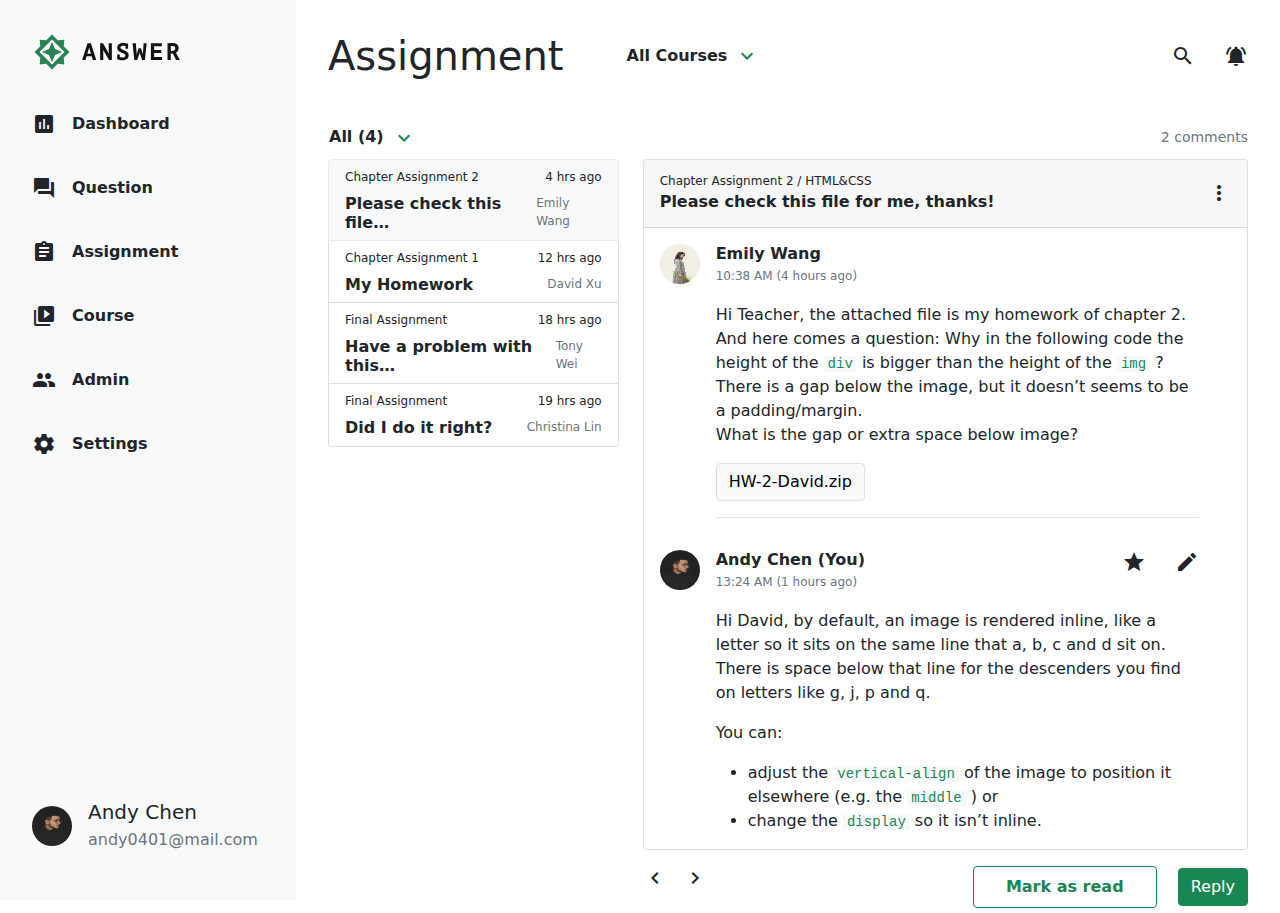
<file: index.html>
<!DOCTYPE html>
<html lang="en">

  <head>
    <meta charset="UTF-8">
    <meta name="viewport" content="width=device-width, initial-scale=1.0">
    <meta http-equiv="X-UA-Compatible" content="ie=edge">
    <title>ANSWER Assignment</title>
    <link rel="stylesheet" href="https://cdnjs.cloudflare.com/ajax/libs/font-awesome/5.13.0/css/all.min.css" />
    <link rel="stylesheet" href="./assets/style/bootstrap.css">
    <link rel="stylesheet" href="./assets/style/all.css">
    <!-- google icons -->
    <link href="https://fonts.googleapis.com/icon?family=Material+Icons"
      rel="stylesheet">
  </head>
  <body>
      <aside class="bg-light vh-100 d-flex flex-column pt-5 position-fixed">
        <!-- logo -->
        <figure class="mb-5 ms-5">
          <img src="./assets/images/logo-ANSWER.svg" alt="answer logo">
        </figure>
        <div class="h-100 d-flex flex-column justify-content-between ms-5">
          <!-- menu -->
          <ul class="list-group">
            <a class="list-group-item bg-light px-0 mb-4 fw-bolder" href="#"><span class="material-icons me-3 align-bottom">assessment</span>Dashboard</a>
            <a class="list-group-item bg-light px-0 mb-4 fw-bolder" href="#"><span class="material-icons me-3 align-bottom">question_answer</span>Question</a>
            <a class="list-group-item bg-light px-0 mb-4 fw-bolder" href="./index.html"><span class="material-icons me-3 align-bottom">assignment</span>Assignment</a>
            <a class="list-group-item bg-light px-0 mb-4 fw-bolder" href="#"><span class="material-icons me-3 align-bottom">video_library</span>Course</a>
            <a class="list-group-item bg-light px-0 mb-4 fw-bolder" href="./admin.html"><span class="material-icons me-3 align-bottom">people</span>Admin</a>
            <a class="list-group-item bg-light px-0 mb-4 fw-bolder" href="#"><span class="material-icons me-3 align-bottom">settings</span>Settings</a>
          </ul>
          <!-- user -->
          <div class="card d-flex flex-row align-items-center border-0 bg-light mb-5">
            <img src="./assets/images/andychen.jpeg" class="flex-shrink-0 user-photo rounded-circle img-fluid " alt="andy chen">
            <div class="card-body flex-grow-1">
              <h5 class="mb-1">Andy Chen</h5>
              <p class="card-text text-secondary">andy0401@mail.com</p>
            </div>
          </div>
        </div>
      </aside>
      <div style="margin-left: 296px;">
        <nav class="d-flex align-items-center p-5 mb-12">
  <h2 class="h1 mb-0 me-50">Assignment</h2>

  <div class="d-flex justify-content-between align-items-center w-100">
  <!-- 下拉選單 -->
    <div class="dropdown">
      <a class="btn text-nowrap fw-bold" type="button" id="dropdownMenuButton1" data-bs-toggle="dropdown" aria-expanded="false">All Courses<span class="material-icons align-middle ms-2 text-success">expand_more</span></a>
      <ul class="dropdown-menu" aria-labelledby="dropdownMenuButton1">
        <li><a class="dropdown-item" href="#">Action</a></li>
        <li><a class="dropdown-item" href="#">Another action</a></li>
        <li><a class="dropdown-item" href="#">Something else here</a></li>
      </ul>
    </div>
    <!-- icon -->
    <div>
      <span class="material-icons me-4 icon-set">search</span>
      <span class="material-icons icon-set">notifications_active</span>
    </div>
  </div>
</nav>

<main class="container px-5">
<!-- list -->
<div class="col-12 d-flex justify-content-between align-items-center mb-2">
  <div class="dropdown">
    <a class="btn text-nowrap fw-bold p-0" type="button" id="dropdownMenuButton2" data-bs-toggle="dropdown" aria-expanded="false">All (4)<span class="material-icons align-middle ms-2 text-success">expand_more</span></a>
    <ul class="dropdown-menu" aria-labelledby="dropdownMenuButton2">
      <li><a class="dropdown-item" href="#">Action</a></li>
      <li><a class="dropdown-item" href="#">Another action</a></li>
      <li><a class="dropdown-item" href="#">Something else here</a></li>
    </ul>
  </div>
  <small class="text-secondary">2 comments</small>
</div>
<div class="row">
  <div class="col-4">
    <div class="list-group" id="list-tab" role="tablist">
      <a class="list-group-item list-group-item-action active p-12 " id="list-home-list" data-bs-toggle="list" href="#list-home" role="tab" aria-controls="list-home">
        <div class="d-flex w-100 justify-content-between mb-1">
          <small class="mb-1 fs-7">Chapter Assignment 2</small>
          <small class="fs-7">4 hrs ago</small>
        </div>
        <div class="d-flex w-100 justify-content-between">
          <h6 class="mb-0 fw-bold">Please check this file…</h6>
          <small class="fs-7 text-secondary">Emily Wang</small>
        </div>
      </a>
      <a class="list-group-item list-group-item-action" id="list-profile-list" data-bs-toggle="list" href="#list-profile" role="tab" aria-controls="list-profile">
        <div class="d-flex w-100 justify-content-between mb-1">
          <small class="mb-1 fs-7">Chapter Assignment 1</small>
          <small class="fs-7">12 hrs ago</small>
        </div>
        <div class="d-flex w-100 justify-content-between">
          <h6 class="mb-0 fw-bold">My Homework</h6>
          <small class="fs-7 text-secondary">David Xu</small>
        </div>
      </a>
      <a class="list-group-item list-group-item-action" id="list-messages-list" data-bs-toggle="list" href="#list-messages" role="tab" aria-controls="list-messages">
        <div class="d-flex w-100 justify-content-between mb-1">
          <small class="mb-1 fs-7">Final Assignment</small>
          <small class="fs-7">18 hrs ago</small>
        </div>
        <div class="d-flex w-100 justify-content-between">
          <h6 class="mb-0 fw-bold">Have a problem with this…</h6>
          <small class="fs-7 text-secondary">Tony Wei</small>
        </div>
      </a>
      <a class="list-group-item list-group-item-action" id="list-settings-list" data-bs-toggle="list" href="#list-settings" role="tab" aria-controls="list-settings">
        <div class="d-flex w-100 justify-content-between mb-1">
          <small class="mb-1 fs-7">Final Assignment</small>
          <small class="fs-7">19 hrs ago</small>
        </div>
        <div class="d-flex w-100 justify-content-between">
          <h6 class="mb-0 fw-bold">Did I do it right?</h6>
          <small class="fs-7 text-secondary">Christina Lin</small>
        </div>
      </a>
    </div>
  </div>

  <!-- 右邊 JS行為 -->
  <div class="col-8">
    <div class="tab-content mb-3" id="nav-tabContent">
      <div class="tab-pane fade show active card" id="list-home" role="tabpanel" aria-labelledby="list-home-list">
        <div class="card-header d-flex align-items-center justify-content-between">
          <div>
            <small class="fs-7 mb-1">Chapter Assignment 2 / HTML&CSS</small>
            <h6 class="fs-6 fw-bold">
              Please check this file for me, thanks!
            </h6>
          </div>
          <span class="material-icons icon-set">
            more_vert
          </span>
        </div>
        <!-- user Emily Wang -->
        <div class="card-body">
          <div class="d-flex align-items-start pe-5">
            <img src="./assets/images/emilywang.jpeg" alt="user" class="flex-shrink-0 img-fluid rounded-circle user-photo">
            <!-- user content -->
            <div class="flex-frow-1 ms-3 border-bottom ">
              <div class="mb-3">
                <h6 class="fs-6 mb-0 fw-bold">Emily Wang</h6>
                <small class="text-secondary fs-7">10:38 AM (4 hours ago)</small>
              </div>
              <p class="card-text mb-3">
                Hi Teacher, the attached file is my homework of chapter 2. And here comes a question: Why in the following code the height of the <code class="text-success bg-light px-1 rounder-1">div</code>  is bigger than the height of the <code class="text-success bg-light px-1 rounder-1">img</code> ? There is a gap below the image, but it doesn’t seems to be a padding/margin. <br/>What is the gap or extra space below image?
              </p>
              <a href="#" class="btn btn-light border mb-3" download="HW-2-David.zip">
                HW-2-David.zip
              </a>
            </div>
          </div>
        </div>
        <!-- user Andy Chen -->
        <div class="card-body">
          <div class="d-flex align-items-start pe-5">
            <img src="./assets/images/andychen.jpeg" alt="user" class="flex-shrink-0 img-fluid rounded-circle user-photo">
            <!-- user name + content -->
            <div class="flex-frow-1 ms-3">
              <!-- user name + icon -->
              <div class="d-flex justify-content-between w-100">
                <div class="mb-3">
                  <h5 class="fs-6 mb-0 fw-bold">Andy Chen (You)</h5>
                  <small class="text-secondary fs-7">13:24 AM (1 hours ago)</small>
                </div>
                <!-- icon -->
                <div>
                  <span class="material-icons icon-set me-24">star</span>
                  <span class="material-icons icon-set">edit</span>
                </div>
              </div>
              <!-- user name + icon end-->
              <!-- user content -->
              <p class="card-text">
                Hi David, by default, an image is rendered inline, like a letter so it sits on the same line that a, b, c and d sit on. There is space below that line for the descenders you find on letters like g, j, p and q.
              </p>
              <p class="card-text">
                You can:
              </p>
              <ul class="mb-0">
                <li>adjust the <code class="text-success bg-light px-1 rounder-1">vertical-align</code> of the image to position it elsewhere (e.g. the <code class="text-success bg-light px-1 rounder-1">middle</code>  ) or
                </li>
                <li>
                  change the <code class="text-success bg-light px-1 rounder-1">display</code> so it isn’t inline.
                </li>
              </ul>
              <!-- user content end -->
            </div>
            <!-- user name + content end -->
          </div>
        </div>
      </div>
      <!-- other Assignment -->
      <div class="tab-pane fade" id="list-profile" role="tabpanel" aria-labelledby="list-profile-list">...My Homework</div>
      <div class="tab-pane fade" id="list-messages" role="tabpanel" aria-labelledby="list-messages-list">...Have a problem with this…</div>
      <div class="tab-pane fade" id="list-settings" role="tabpanel" aria-labelledby="list-settings-list">...Have a problem with this…</div>
    </div>
    <!-- 切換 -->
    <div class="d-flex justify-content-between">
      <!-- 分頁 -->
      <nav aria-label="Page navigation example">
        <ul class="pagination">
          <li class="page-item">
            <a href="#" aria-label="Previous">
              <span class="material-icons me-3 text-dark" aria-hidden="true">
                chevron_left
              </span>
            </a>
          </li>
          <li class="page-item">
            <a href="#" aria-label="Next">
              <span class="material-icons text-dark" aria-hidden="true">
                chevron_right
              </span>
            </a>
          </li>
        </ul>
      </nav>
      <!-- button -->
      <div>
        <button type="button" class="btn btn-outline-success me-3 fw-bold py-2 px-5">Mark as read</button>
        <button type="button" class="btn btn-success">Reply</button>
      </div>
    </div>
  </div>

  </div>
</div>


</main>

      </div>
    <script src="./assets/js/vendors.js"></script>
    <script src="./assets/js/all.js"></script>
  </body>
</html>
</file>
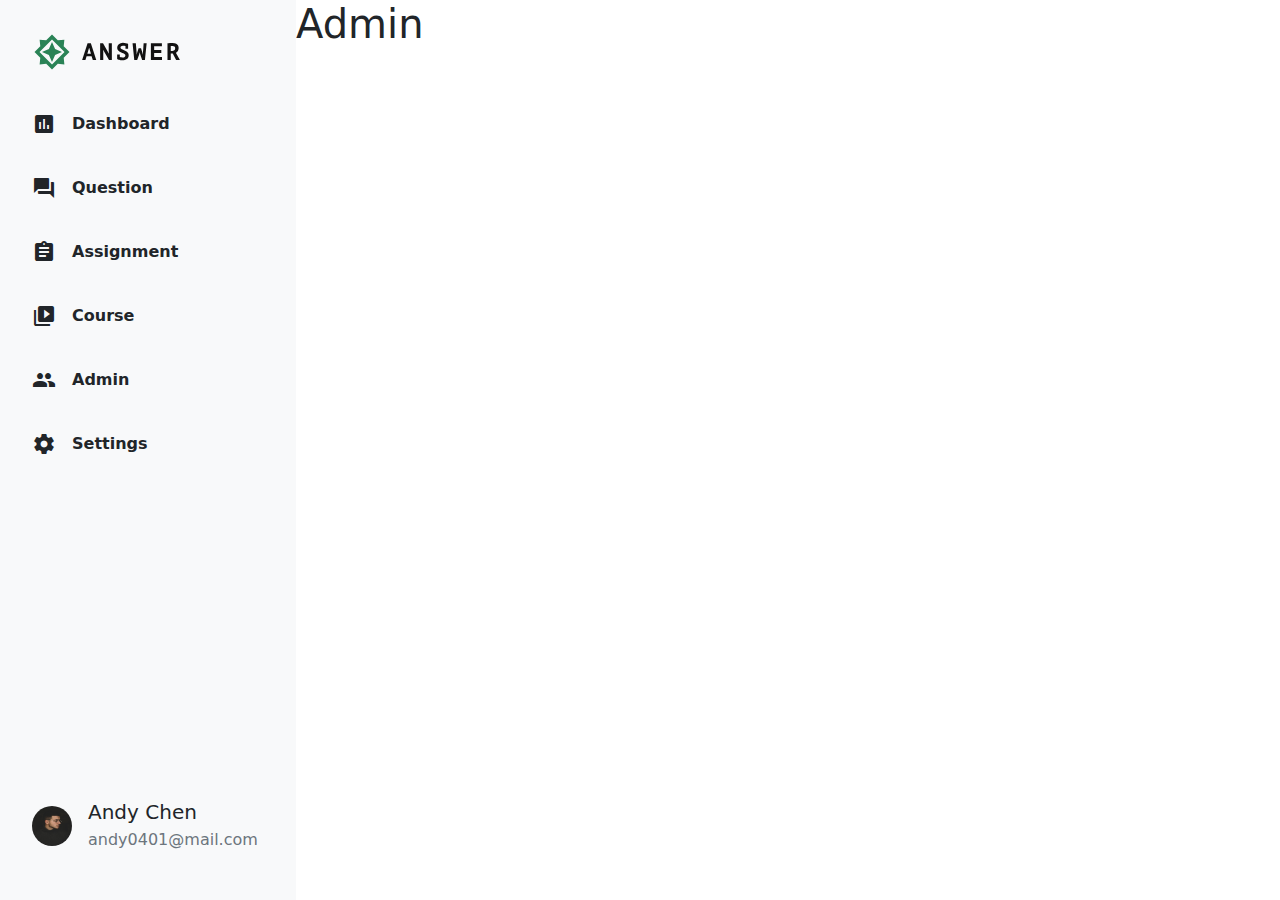
<file: admin.html>
<!DOCTYPE html>
<html lang="en">

  <head>
    <meta charset="UTF-8">
    <meta name="viewport" content="width=device-width, initial-scale=1.0">
    <meta http-equiv="X-UA-Compatible" content="ie=edge">
    <title>ANSWER Admin</title>
    <link rel="stylesheet" href="https://cdnjs.cloudflare.com/ajax/libs/font-awesome/5.13.0/css/all.min.css" />
    <link rel="stylesheet" href="./assets/style/bootstrap.css">
    <link rel="stylesheet" href="./assets/style/all.css">
    <!-- google icons -->
    <link href="https://fonts.googleapis.com/icon?family=Material+Icons"
      rel="stylesheet">
  </head>
  <body>
      <aside class="bg-light vh-100 d-flex flex-column pt-5 position-fixed">
        <!-- logo -->
        <figure class="mb-5 ms-5">
          <img src="./assets/images/logo-ANSWER.svg" alt="answer logo">
        </figure>
        <div class="h-100 d-flex flex-column justify-content-between ms-5">
          <!-- menu -->
          <ul class="list-group">
            <a class="list-group-item bg-light px-0 mb-4 fw-bolder" href="#"><span class="material-icons me-3 align-bottom">assessment</span>Dashboard</a>
            <a class="list-group-item bg-light px-0 mb-4 fw-bolder" href="#"><span class="material-icons me-3 align-bottom">question_answer</span>Question</a>
            <a class="list-group-item bg-light px-0 mb-4 fw-bolder" href="./index.html"><span class="material-icons me-3 align-bottom">assignment</span>Assignment</a>
            <a class="list-group-item bg-light px-0 mb-4 fw-bolder" href="#"><span class="material-icons me-3 align-bottom">video_library</span>Course</a>
            <a class="list-group-item bg-light px-0 mb-4 fw-bolder" href="./admin.html"><span class="material-icons me-3 align-bottom">people</span>Admin</a>
            <a class="list-group-item bg-light px-0 mb-4 fw-bolder" href="#"><span class="material-icons me-3 align-bottom">settings</span>Settings</a>
          </ul>
          <!-- user -->
          <div class="card d-flex flex-row align-items-center border-0 bg-light mb-5">
            <img src="./assets/images/andychen.jpeg" class="flex-shrink-0 user-photo rounded-circle img-fluid " alt="andy chen">
            <div class="card-body flex-grow-1">
              <h5 class="mb-1">Andy Chen</h5>
              <p class="card-text text-secondary">andy0401@mail.com</p>
            </div>
          </div>
        </div>
      </aside>
      <div style="margin-left: 296px;">
        <h1>Admin</h1>

      </div>
    <script src="./assets/js/vendors.js"></script>
    <script src="./assets/js/all.js"></script>
  </body>
</html>
</file>
<file: assets/style/all.css>
@charset "UTF-8";
@import url(https://fonts.googleapis.com/css2?family=Lato:ital,wght@0,100;0,300;0,400;0,700;0,900;1,100;1,300;1,400;1,700;1,900&family=Noto+Sans+TC&family=Roboto&family=Roboto+Mono:ital,wght@0,100;0,400;0,700;1,100;1,400;1,700&display=swap);
.list-group-item.list-group-item-action.active {
  border: 1px solid #e9ecef;
  color: #212529;
  background-color: #f8f9fa;
}

main .user-photo {
  width: 40px;
  height: 40px;
}

aside {
  min-width: 296px;
}

aside .list-group-item {
  border: 0px;
}

aside .user-photo {
  width: 40px;
  height: 40px;
}

body {
  font-family: 'Lato', 'Roboto Mono', sans-serif;
}

/* 圖片無留白 */
img {
  vertical-align: middle;
}

/* 其他設定 */
*, *::before, *::after {
  text-decoration: none;
  -webkit-box-sizing: border-box;
          box-sizing: border-box;
}

.icon-set {
  width: 24px;
  height: 24px;
  display: block;
  vertical-align: middle;
}

.icon-set:hover {
  opacity: 0.7;
  cursor: pointer;
}

.me-24 {
  margin-right: 24px;
}

.me-50 {
  margin-right: 50px;
}

.mb-12 {
  margin-bottom: 12px;
}

.p-12 {
  padding: 12px;
}

/*!
 * Bootstrap v5.1.0 (https://getbootstrap.com/)
 * Copyright 2011-2021 The Bootstrap Authors
 * Copyright 2011-2021 Twitter, Inc.
 * Licensed under MIT (https://github.com/twbs/bootstrap/blob/main/LICENSE)
 */
:root {
  --bs-blue: #0d6efd;
  --bs-indigo: #6610f2;
  --bs-purple: #6f42c1;
  --bs-pink: #d63384;
  --bs-red: #dc3545;
  --bs-orange: #fd7e14;
  --bs-yellow: #ffc107;
  --bs-green: #198754;
  --bs-teal: #20c997;
  --bs-cyan: #0dcaf0;
  --bs-white: #fff;
  --bs-gray-100: #f8f9fa;
  --bs-gray-200: #e9ecef;
  --bs-gray-300: #dee2e6;
  --bs-gray-400: #ced4da;
  --bs-gray-500: #adb5bd;
  --bs-gray-600: #6c757d;
  --bs-gray-700: #495057;
  --bs-gray-800: #343a40;
  --bs-gray-900: #212529;
  --bs-primary: #0d6efd;
  --bs-secondary: #6c757d;
  --bs-success: #198754;
  --bs-info: #0dcaf0;
  --bs-warning: #ffc107;
  --bs-danger: #dc3545;
  --bs-light: #f8f9fa;
  --bs-dark: #212529;
  --bs-primary-rgb: 13, 110, 253;
  --bs-secondary-rgb: 108, 117, 125;
  --bs-success-rgb: 25, 135, 84;
  --bs-info-rgb: 13, 202, 240;
  --bs-warning-rgb: 255, 193, 7;
  --bs-danger-rgb: 220, 53, 69;
  --bs-light-rgb: 248, 249, 250;
  --bs-dark-rgb: 33, 37, 41;
  --bs-white-rgb: 255, 255, 255;
  --bs-black-rgb: 0, 0, 0;
  --bs-body-rgb: 33, 37, 41;
  --bs-font-sans-serif: system-ui, -apple-system, "Segoe UI", Roboto, "Helvetica Neue", Arial, "Noto Sans", "Liberation Sans", sans-serif, "Apple Color Emoji", "Segoe UI Emoji", "Segoe UI Symbol", "Noto Color Emoji";
  --bs-font-monospace: SFMono-Regular, Menlo, Monaco, Consolas, "Liberation Mono", "Courier New", monospace;
  --bs-gradient: linear-gradient(180deg, rgba(255, 255, 255, 0.15), rgba(255, 255, 255, 0));
  --bs-body-font-family: var(--bs-font-sans-serif);
  --bs-body-font-size: 1rem;
  --bs-body-font-weight: 400;
  --bs-body-line-height: 1.5;
  --bs-body-color: #212529;
  --bs-body-bg: #fff;
}

*, *::before, *::after {
  -webkit-box-sizing: border-box;
          box-sizing: border-box;
}

@media (prefers-reduced-motion: no-preference) {
  :root {
    scroll-behavior: smooth;
  }
}

body {
  margin: 0;
  font-family: var(--bs-body-font-family);
  font-size: var(--bs-body-font-size);
  font-weight: var(--bs-body-font-weight);
  line-height: var(--bs-body-line-height);
  color: var(--bs-body-color);
  text-align: var(--bs-body-text-align);
  background-color: var(--bs-body-bg);
  -webkit-text-size-adjust: 100%;
  -webkit-tap-highlight-color: rgba(0, 0, 0, 0);
}

hr {
  margin: 1rem 0;
  color: inherit;
  background-color: currentColor;
  border: 0;
  opacity: 0.25;
}

hr:not([size]) {
  height: 1px;
}

h1, .h1, h2, .h2, h3, .h3, h4, .h4, h5, .h5, h6, .h6 {
  margin-top: 0;
  margin-bottom: 0.5rem;
  font-weight: 500;
  line-height: 1.2;
}

h1, .h1 {
  font-size: calc(1.375rem + 1.5vw);
}

@media (min-width: 1200px) {
  h1, .h1 {
    font-size: 2.5rem;
  }
}

h2, .h2 {
  font-size: calc(1.325rem + 0.9vw);
}

@media (min-width: 1200px) {
  h2, .h2 {
    font-size: 2rem;
  }
}

h3, .h3 {
  font-size: calc(1.3rem + 0.6vw);
}

@media (min-width: 1200px) {
  h3, .h3 {
    font-size: 1.75rem;
  }
}

h4, .h4 {
  font-size: calc(1.275rem + 0.3vw);
}

@media (min-width: 1200px) {
  h4, .h4 {
    font-size: 1.5rem;
  }
}

h5, .h5 {
  font-size: 1.25rem;
}

h6, .h6 {
  font-size: 1rem;
}

p {
  margin-top: 0;
  margin-bottom: 1rem;
}

abbr[title],
abbr[data-bs-original-title] {
  -webkit-text-decoration: underline dotted;
          text-decoration: underline dotted;
  cursor: help;
  -webkit-text-decoration-skip-ink: none;
          text-decoration-skip-ink: none;
}

address {
  margin-bottom: 1rem;
  font-style: normal;
  line-height: inherit;
}

ol,
ul {
  padding-left: 2rem;
}

ol,
ul,
dl {
  margin-top: 0;
  margin-bottom: 1rem;
}

ol ol,
ul ul,
ol ul,
ul ol {
  margin-bottom: 0;
}

dt {
  font-weight: 700;
}

dd {
  margin-bottom: .5rem;
  margin-left: 0;
}

blockquote {
  margin: 0 0 1rem;
}

b,
strong {
  font-weight: bolder;
}

small, .small {
  font-size: 0.875em;
}

mark, .mark {
  padding: 0.2em;
  background-color: #fcf8e3;
}

sub,
sup {
  position: relative;
  font-size: 0.75em;
  line-height: 0;
  vertical-align: baseline;
}

sub {
  bottom: -.25em;
}

sup {
  top: -.5em;
}

a {
  color: #0d6efd;
  text-decoration: underline;
}

a:hover {
  color: #0a58ca;
}

a:not([href]):not([class]), a:not([href]):not([class]):hover {
  color: inherit;
  text-decoration: none;
}

pre,
code,
kbd,
samp {
  font-family: var(--bs-font-monospace);
  font-size: 1em;
  direction: ltr /* rtl:ignore */;
  unicode-bidi: bidi-override;
}

pre {
  display: block;
  margin-top: 0;
  margin-bottom: 1rem;
  overflow: auto;
  font-size: 0.875em;
}

pre code {
  font-size: inherit;
  color: inherit;
  word-break: normal;
}

code {
  font-size: 0.875em;
  color: #d63384;
  word-wrap: break-word;
}

a > code {
  color: inherit;
}

kbd {
  padding: 0.2rem 0.4rem;
  font-size: 0.875em;
  color: #fff;
  background-color: #212529;
  border-radius: 0.2rem;
}

kbd kbd {
  padding: 0;
  font-size: 1em;
  font-weight: 700;
}

figure {
  margin: 0 0 1rem;
}

img,
svg {
  vertical-align: middle;
}

table {
  caption-side: bottom;
  border-collapse: collapse;
}

caption {
  padding-top: 0.5rem;
  padding-bottom: 0.5rem;
  color: #6c757d;
  text-align: left;
}

th {
  text-align: inherit;
  text-align: -webkit-match-parent;
}

thead,
tbody,
tfoot,
tr,
td,
th {
  border-color: inherit;
  border-style: solid;
  border-width: 0;
}

label {
  display: inline-block;
}

button {
  border-radius: 0;
}

button:focus:not(:focus-visible) {
  outline: 0;
}

input,
button,
select,
optgroup,
textarea {
  margin: 0;
  font-family: inherit;
  font-size: inherit;
  line-height: inherit;
}

button,
select {
  text-transform: none;
}

[role="button"] {
  cursor: pointer;
}

select {
  word-wrap: normal;
}

select:disabled {
  opacity: 1;
}

[list]::-webkit-calendar-picker-indicator {
  display: none;
}

button,
[type="button"],
[type="reset"],
[type="submit"] {
  -webkit-appearance: button;
}

button:not(:disabled),
[type="button"]:not(:disabled),
[type="reset"]:not(:disabled),
[type="submit"]:not(:disabled) {
  cursor: pointer;
}

::-moz-focus-inner {
  padding: 0;
  border-style: none;
}

textarea {
  resize: vertical;
}

fieldset {
  min-width: 0;
  padding: 0;
  margin: 0;
  border: 0;
}

legend {
  float: left;
  width: 100%;
  padding: 0;
  margin-bottom: 0.5rem;
  font-size: calc(1.275rem + 0.3vw);
  line-height: inherit;
}

@media (min-width: 1200px) {
  legend {
    font-size: 1.5rem;
  }
}

legend + * {
  clear: left;
}

::-webkit-datetime-edit-fields-wrapper,
::-webkit-datetime-edit-text,
::-webkit-datetime-edit-minute,
::-webkit-datetime-edit-hour-field,
::-webkit-datetime-edit-day-field,
::-webkit-datetime-edit-month-field,
::-webkit-datetime-edit-year-field {
  padding: 0;
}

::-webkit-inner-spin-button {
  height: auto;
}

[type="search"] {
  outline-offset: -2px;
  -webkit-appearance: textfield;
}

/* rtl:raw:
[type="tel"],
[type="url"],
[type="email"],
[type="number"] {
  direction: ltr;
}
*/
::-webkit-search-decoration {
  -webkit-appearance: none;
}

::-webkit-color-swatch-wrapper {
  padding: 0;
}

::file-selector-button {
  font: inherit;
}

::-webkit-file-upload-button {
  font: inherit;
  -webkit-appearance: button;
}

output {
  display: inline-block;
}

iframe {
  border: 0;
}

summary {
  display: list-item;
  cursor: pointer;
}

progress {
  vertical-align: baseline;
}

[hidden] {
  display: none !important;
}

.lead {
  font-size: 1.25rem;
  font-weight: 300;
}

.display-1 {
  font-size: calc(1.625rem + 4.5vw);
  font-weight: 300;
  line-height: 1.2;
}

@media (min-width: 1200px) {
  .display-1 {
    font-size: 5rem;
  }
}

.display-2 {
  font-size: calc(1.575rem + 3.9vw);
  font-weight: 300;
  line-height: 1.2;
}

@media (min-width: 1200px) {
  .display-2 {
    font-size: 4.5rem;
  }
}

.display-3 {
  font-size: calc(1.525rem + 3.3vw);
  font-weight: 300;
  line-height: 1.2;
}

@media (min-width: 1200px) {
  .display-3 {
    font-size: 4rem;
  }
}

.display-4 {
  font-size: calc(1.475rem + 2.7vw);
  font-weight: 300;
  line-height: 1.2;
}

@media (min-width: 1200px) {
  .display-4 {
    font-size: 3.5rem;
  }
}

.display-5 {
  font-size: calc(1.425rem + 2.1vw);
  font-weight: 300;
  line-height: 1.2;
}

@media (min-width: 1200px) {
  .display-5 {
    font-size: 3rem;
  }
}

.display-6 {
  font-size: calc(1.375rem + 1.5vw);
  font-weight: 300;
  line-height: 1.2;
}

@media (min-width: 1200px) {
  .display-6 {
    font-size: 2.5rem;
  }
}

.list-unstyled {
  padding-left: 0;
  list-style: none;
}

.list-inline {
  padding-left: 0;
  list-style: none;
}

.list-inline-item {
  display: inline-block;
}

.list-inline-item:not(:last-child) {
  margin-right: 0.5rem;
}

.initialism {
  font-size: 0.875em;
  text-transform: uppercase;
}

.blockquote {
  margin-bottom: 1rem;
  font-size: 1.25rem;
}

.blockquote > :last-child {
  margin-bottom: 0;
}

.blockquote-footer {
  margin-top: -1rem;
  margin-bottom: 1rem;
  font-size: 0.875em;
  color: #6c757d;
}

.blockquote-footer::before {
  content: "\2014\00A0";
}

.img-fluid {
  max-width: 100%;
  height: auto;
}

.img-thumbnail {
  padding: 0.25rem;
  background-color: #fff;
  border: 1px solid #dee2e6;
  border-radius: 0.25rem;
  max-width: 100%;
  height: auto;
}

.figure {
  display: inline-block;
}

.figure-img {
  margin-bottom: 0.5rem;
  line-height: 1;
}

.figure-caption {
  font-size: 0.875em;
  color: #6c757d;
}

.container,
.container-fluid,
.container-sm,
.container-md,
.container-lg,
.container-xl,
.container-xxl {
  width: 100%;
  padding-right: var(--bs-gutter-x, 0.75rem);
  padding-left: var(--bs-gutter-x, 0.75rem);
  margin-right: auto;
  margin-left: auto;
}

@media (min-width: 576px) {
  .container, .container-sm {
    max-width: 540px;
  }
}

@media (min-width: 768px) {
  .container, .container-sm, .container-md {
    max-width: 720px;
  }
}

@media (min-width: 992px) {
  .container, .container-sm, .container-md, .container-lg {
    max-width: 960px;
  }
}

@media (min-width: 1200px) {
  .container, .container-sm, .container-md, .container-lg, .container-xl {
    max-width: 1140px;
  }
}

@media (min-width: 1400px) {
  .container, .container-sm, .container-md, .container-lg, .container-xl, .container-xxl {
    max-width: 1320px;
  }
}

.row {
  --bs-gutter-x: 1.5rem;
  --bs-gutter-y: 0;
  display: -webkit-box;
  display: -ms-flexbox;
  display: flex;
  -ms-flex-wrap: wrap;
      flex-wrap: wrap;
  margin-top: calc(var(--bs-gutter-y) * -1);
  margin-right: calc(var(--bs-gutter-x) * -.5);
  margin-left: calc(var(--bs-gutter-x) * -.5);
}

.row > * {
  -ms-flex-negative: 0;
      flex-shrink: 0;
  width: 100%;
  max-width: 100%;
  padding-right: calc(var(--bs-gutter-x) * .5);
  padding-left: calc(var(--bs-gutter-x) * .5);
  margin-top: var(--bs-gutter-y);
}

.col {
  -webkit-box-flex: 1;
      -ms-flex: 1 0 0%;
          flex: 1 0 0%;
}

.row-cols-auto > * {
  -webkit-box-flex: 0;
      -ms-flex: 0 0 auto;
          flex: 0 0 auto;
  width: auto;
}

.row-cols-1 > * {
  -webkit-box-flex: 0;
      -ms-flex: 0 0 auto;
          flex: 0 0 auto;
  width: 100%;
}

.row-cols-2 > * {
  -webkit-box-flex: 0;
      -ms-flex: 0 0 auto;
          flex: 0 0 auto;
  width: 50%;
}

.row-cols-3 > * {
  -webkit-box-flex: 0;
      -ms-flex: 0 0 auto;
          flex: 0 0 auto;
  width: 33.33333%;
}

.row-cols-4 > * {
  -webkit-box-flex: 0;
      -ms-flex: 0 0 auto;
          flex: 0 0 auto;
  width: 25%;
}

.row-cols-5 > * {
  -webkit-box-flex: 0;
      -ms-flex: 0 0 auto;
          flex: 0 0 auto;
  width: 20%;
}

.row-cols-6 > * {
  -webkit-box-flex: 0;
      -ms-flex: 0 0 auto;
          flex: 0 0 auto;
  width: 16.66667%;
}

.col-auto {
  -webkit-box-flex: 0;
      -ms-flex: 0 0 auto;
          flex: 0 0 auto;
  width: auto;
}

.col-1 {
  -webkit-box-flex: 0;
      -ms-flex: 0 0 auto;
          flex: 0 0 auto;
  width: 8.33333%;
}

.col-2 {
  -webkit-box-flex: 0;
      -ms-flex: 0 0 auto;
          flex: 0 0 auto;
  width: 16.66667%;
}

.col-3 {
  -webkit-box-flex: 0;
      -ms-flex: 0 0 auto;
          flex: 0 0 auto;
  width: 25%;
}

.col-4 {
  -webkit-box-flex: 0;
      -ms-flex: 0 0 auto;
          flex: 0 0 auto;
  width: 33.33333%;
}

.col-5 {
  -webkit-box-flex: 0;
      -ms-flex: 0 0 auto;
          flex: 0 0 auto;
  width: 41.66667%;
}

.col-6 {
  -webkit-box-flex: 0;
      -ms-flex: 0 0 auto;
          flex: 0 0 auto;
  width: 50%;
}

.col-7 {
  -webkit-box-flex: 0;
      -ms-flex: 0 0 auto;
          flex: 0 0 auto;
  width: 58.33333%;
}

.col-8 {
  -webkit-box-flex: 0;
      -ms-flex: 0 0 auto;
          flex: 0 0 auto;
  width: 66.66667%;
}

.col-9 {
  -webkit-box-flex: 0;
      -ms-flex: 0 0 auto;
          flex: 0 0 auto;
  width: 75%;
}

.col-10 {
  -webkit-box-flex: 0;
      -ms-flex: 0 0 auto;
          flex: 0 0 auto;
  width: 83.33333%;
}

.col-11 {
  -webkit-box-flex: 0;
      -ms-flex: 0 0 auto;
          flex: 0 0 auto;
  width: 91.66667%;
}

.col-12 {
  -webkit-box-flex: 0;
      -ms-flex: 0 0 auto;
          flex: 0 0 auto;
  width: 100%;
}

.offset-1 {
  margin-left: 8.33333%;
}

.offset-2 {
  margin-left: 16.66667%;
}

.offset-3 {
  margin-left: 25%;
}

.offset-4 {
  margin-left: 33.33333%;
}

.offset-5 {
  margin-left: 41.66667%;
}

.offset-6 {
  margin-left: 50%;
}

.offset-7 {
  margin-left: 58.33333%;
}

.offset-8 {
  margin-left: 66.66667%;
}

.offset-9 {
  margin-left: 75%;
}

.offset-10 {
  margin-left: 83.33333%;
}

.offset-11 {
  margin-left: 91.66667%;
}

.g-0,
.gx-0 {
  --bs-gutter-x: 0;
}

.g-0,
.gy-0 {
  --bs-gutter-y: 0;
}

.g-1,
.gx-1 {
  --bs-gutter-x: 0.25rem;
}

.g-1,
.gy-1 {
  --bs-gutter-y: 0.25rem;
}

.g-2,
.gx-2 {
  --bs-gutter-x: 0.5rem;
}

.g-2,
.gy-2 {
  --bs-gutter-y: 0.5rem;
}

.g-3,
.gx-3 {
  --bs-gutter-x: 1rem;
}

.g-3,
.gy-3 {
  --bs-gutter-y: 1rem;
}

.g-4,
.gx-4 {
  --bs-gutter-x: 1.5rem;
}

.g-4,
.gy-4 {
  --bs-gutter-y: 1.5rem;
}

.g-5,
.gx-5 {
  --bs-gutter-x: 2rem;
}

.g-5,
.gy-5 {
  --bs-gutter-y: 2rem;
}

.g-6,
.gx-6 {
  --bs-gutter-x: 2.5rem;
}

.g-6,
.gy-6 {
  --bs-gutter-y: 2.5rem;
}

.g-7,
.gx-7 {
  --bs-gutter-x: 3rem;
}

.g-7,
.gy-7 {
  --bs-gutter-y: 3rem;
}

.g-8,
.gx-8 {
  --bs-gutter-x: 3.5rem;
}

.g-8,
.gy-8 {
  --bs-gutter-y: 3.5rem;
}

@media (min-width: 576px) {
  .col-sm {
    -webkit-box-flex: 1;
        -ms-flex: 1 0 0%;
            flex: 1 0 0%;
  }
  .row-cols-sm-auto > * {
    -webkit-box-flex: 0;
        -ms-flex: 0 0 auto;
            flex: 0 0 auto;
    width: auto;
  }
  .row-cols-sm-1 > * {
    -webkit-box-flex: 0;
        -ms-flex: 0 0 auto;
            flex: 0 0 auto;
    width: 100%;
  }
  .row-cols-sm-2 > * {
    -webkit-box-flex: 0;
        -ms-flex: 0 0 auto;
            flex: 0 0 auto;
    width: 50%;
  }
  .row-cols-sm-3 > * {
    -webkit-box-flex: 0;
        -ms-flex: 0 0 auto;
            flex: 0 0 auto;
    width: 33.33333%;
  }
  .row-cols-sm-4 > * {
    -webkit-box-flex: 0;
        -ms-flex: 0 0 auto;
            flex: 0 0 auto;
    width: 25%;
  }
  .row-cols-sm-5 > * {
    -webkit-box-flex: 0;
        -ms-flex: 0 0 auto;
            flex: 0 0 auto;
    width: 20%;
  }
  .row-cols-sm-6 > * {
    -webkit-box-flex: 0;
        -ms-flex: 0 0 auto;
            flex: 0 0 auto;
    width: 16.66667%;
  }
  .col-sm-auto {
    -webkit-box-flex: 0;
        -ms-flex: 0 0 auto;
            flex: 0 0 auto;
    width: auto;
  }
  .col-sm-1 {
    -webkit-box-flex: 0;
        -ms-flex: 0 0 auto;
            flex: 0 0 auto;
    width: 8.33333%;
  }
  .col-sm-2 {
    -webkit-box-flex: 0;
        -ms-flex: 0 0 auto;
            flex: 0 0 auto;
    width: 16.66667%;
  }
  .col-sm-3 {
    -webkit-box-flex: 0;
        -ms-flex: 0 0 auto;
            flex: 0 0 auto;
    width: 25%;
  }
  .col-sm-4 {
    -webkit-box-flex: 0;
        -ms-flex: 0 0 auto;
            flex: 0 0 auto;
    width: 33.33333%;
  }
  .col-sm-5 {
    -webkit-box-flex: 0;
        -ms-flex: 0 0 auto;
            flex: 0 0 auto;
    width: 41.66667%;
  }
  .col-sm-6 {
    -webkit-box-flex: 0;
        -ms-flex: 0 0 auto;
            flex: 0 0 auto;
    width: 50%;
  }
  .col-sm-7 {
    -webkit-box-flex: 0;
        -ms-flex: 0 0 auto;
            flex: 0 0 auto;
    width: 58.33333%;
  }
  .col-sm-8 {
    -webkit-box-flex: 0;
        -ms-flex: 0 0 auto;
            flex: 0 0 auto;
    width: 66.66667%;
  }
  .col-sm-9 {
    -webkit-box-flex: 0;
        -ms-flex: 0 0 auto;
            flex: 0 0 auto;
    width: 75%;
  }
  .col-sm-10 {
    -webkit-box-flex: 0;
        -ms-flex: 0 0 auto;
            flex: 0 0 auto;
    width: 83.33333%;
  }
  .col-sm-11 {
    -webkit-box-flex: 0;
        -ms-flex: 0 0 auto;
            flex: 0 0 auto;
    width: 91.66667%;
  }
  .col-sm-12 {
    -webkit-box-flex: 0;
        -ms-flex: 0 0 auto;
            flex: 0 0 auto;
    width: 100%;
  }
  .offset-sm-0 {
    margin-left: 0;
  }
  .offset-sm-1 {
    margin-left: 8.33333%;
  }
  .offset-sm-2 {
    margin-left: 16.66667%;
  }
  .offset-sm-3 {
    margin-left: 25%;
  }
  .offset-sm-4 {
    margin-left: 33.33333%;
  }
  .offset-sm-5 {
    margin-left: 41.66667%;
  }
  .offset-sm-6 {
    margin-left: 50%;
  }
  .offset-sm-7 {
    margin-left: 58.33333%;
  }
  .offset-sm-8 {
    margin-left: 66.66667%;
  }
  .offset-sm-9 {
    margin-left: 75%;
  }
  .offset-sm-10 {
    margin-left: 83.33333%;
  }
  .offset-sm-11 {
    margin-left: 91.66667%;
  }
  .g-sm-0,
  .gx-sm-0 {
    --bs-gutter-x: 0;
  }
  .g-sm-0,
  .gy-sm-0 {
    --bs-gutter-y: 0;
  }
  .g-sm-1,
  .gx-sm-1 {
    --bs-gutter-x: 0.25rem;
  }
  .g-sm-1,
  .gy-sm-1 {
    --bs-gutter-y: 0.25rem;
  }
  .g-sm-2,
  .gx-sm-2 {
    --bs-gutter-x: 0.5rem;
  }
  .g-sm-2,
  .gy-sm-2 {
    --bs-gutter-y: 0.5rem;
  }
  .g-sm-3,
  .gx-sm-3 {
    --bs-gutter-x: 1rem;
  }
  .g-sm-3,
  .gy-sm-3 {
    --bs-gutter-y: 1rem;
  }
  .g-sm-4,
  .gx-sm-4 {
    --bs-gutter-x: 1.5rem;
  }
  .g-sm-4,
  .gy-sm-4 {
    --bs-gutter-y: 1.5rem;
  }
  .g-sm-5,
  .gx-sm-5 {
    --bs-gutter-x: 2rem;
  }
  .g-sm-5,
  .gy-sm-5 {
    --bs-gutter-y: 2rem;
  }
  .g-sm-6,
  .gx-sm-6 {
    --bs-gutter-x: 2.5rem;
  }
  .g-sm-6,
  .gy-sm-6 {
    --bs-gutter-y: 2.5rem;
  }
  .g-sm-7,
  .gx-sm-7 {
    --bs-gutter-x: 3rem;
  }
  .g-sm-7,
  .gy-sm-7 {
    --bs-gutter-y: 3rem;
  }
  .g-sm-8,
  .gx-sm-8 {
    --bs-gutter-x: 3.5rem;
  }
  .g-sm-8,
  .gy-sm-8 {
    --bs-gutter-y: 3.5rem;
  }
}

@media (min-width: 768px) {
  .col-md {
    -webkit-box-flex: 1;
        -ms-flex: 1 0 0%;
            flex: 1 0 0%;
  }
  .row-cols-md-auto > * {
    -webkit-box-flex: 0;
        -ms-flex: 0 0 auto;
            flex: 0 0 auto;
    width: auto;
  }
  .row-cols-md-1 > * {
    -webkit-box-flex: 0;
        -ms-flex: 0 0 auto;
            flex: 0 0 auto;
    width: 100%;
  }
  .row-cols-md-2 > * {
    -webkit-box-flex: 0;
        -ms-flex: 0 0 auto;
            flex: 0 0 auto;
    width: 50%;
  }
  .row-cols-md-3 > * {
    -webkit-box-flex: 0;
        -ms-flex: 0 0 auto;
            flex: 0 0 auto;
    width: 33.33333%;
  }
  .row-cols-md-4 > * {
    -webkit-box-flex: 0;
        -ms-flex: 0 0 auto;
            flex: 0 0 auto;
    width: 25%;
  }
  .row-cols-md-5 > * {
    -webkit-box-flex: 0;
        -ms-flex: 0 0 auto;
            flex: 0 0 auto;
    width: 20%;
  }
  .row-cols-md-6 > * {
    -webkit-box-flex: 0;
        -ms-flex: 0 0 auto;
            flex: 0 0 auto;
    width: 16.66667%;
  }
  .col-md-auto {
    -webkit-box-flex: 0;
        -ms-flex: 0 0 auto;
            flex: 0 0 auto;
    width: auto;
  }
  .col-md-1 {
    -webkit-box-flex: 0;
        -ms-flex: 0 0 auto;
            flex: 0 0 auto;
    width: 8.33333%;
  }
  .col-md-2 {
    -webkit-box-flex: 0;
        -ms-flex: 0 0 auto;
            flex: 0 0 auto;
    width: 16.66667%;
  }
  .col-md-3 {
    -webkit-box-flex: 0;
        -ms-flex: 0 0 auto;
            flex: 0 0 auto;
    width: 25%;
  }
  .col-md-4 {
    -webkit-box-flex: 0;
        -ms-flex: 0 0 auto;
            flex: 0 0 auto;
    width: 33.33333%;
  }
  .col-md-5 {
    -webkit-box-flex: 0;
        -ms-flex: 0 0 auto;
            flex: 0 0 auto;
    width: 41.66667%;
  }
  .col-md-6 {
    -webkit-box-flex: 0;
        -ms-flex: 0 0 auto;
            flex: 0 0 auto;
    width: 50%;
  }
  .col-md-7 {
    -webkit-box-flex: 0;
        -ms-flex: 0 0 auto;
            flex: 0 0 auto;
    width: 58.33333%;
  }
  .col-md-8 {
    -webkit-box-flex: 0;
        -ms-flex: 0 0 auto;
            flex: 0 0 auto;
    width: 66.66667%;
  }
  .col-md-9 {
    -webkit-box-flex: 0;
        -ms-flex: 0 0 auto;
            flex: 0 0 auto;
    width: 75%;
  }
  .col-md-10 {
    -webkit-box-flex: 0;
        -ms-flex: 0 0 auto;
            flex: 0 0 auto;
    width: 83.33333%;
  }
  .col-md-11 {
    -webkit-box-flex: 0;
        -ms-flex: 0 0 auto;
            flex: 0 0 auto;
    width: 91.66667%;
  }
  .col-md-12 {
    -webkit-box-flex: 0;
        -ms-flex: 0 0 auto;
            flex: 0 0 auto;
    width: 100%;
  }
  .offset-md-0 {
    margin-left: 0;
  }
  .offset-md-1 {
    margin-left: 8.33333%;
  }
  .offset-md-2 {
    margin-left: 16.66667%;
  }
  .offset-md-3 {
    margin-left: 25%;
  }
  .offset-md-4 {
    margin-left: 33.33333%;
  }
  .offset-md-5 {
    margin-left: 41.66667%;
  }
  .offset-md-6 {
    margin-left: 50%;
  }
  .offset-md-7 {
    margin-left: 58.33333%;
  }
  .offset-md-8 {
    margin-left: 66.66667%;
  }
  .offset-md-9 {
    margin-left: 75%;
  }
  .offset-md-10 {
    margin-left: 83.33333%;
  }
  .offset-md-11 {
    margin-left: 91.66667%;
  }
  .g-md-0,
  .gx-md-0 {
    --bs-gutter-x: 0;
  }
  .g-md-0,
  .gy-md-0 {
    --bs-gutter-y: 0;
  }
  .g-md-1,
  .gx-md-1 {
    --bs-gutter-x: 0.25rem;
  }
  .g-md-1,
  .gy-md-1 {
    --bs-gutter-y: 0.25rem;
  }
  .g-md-2,
  .gx-md-2 {
    --bs-gutter-x: 0.5rem;
  }
  .g-md-2,
  .gy-md-2 {
    --bs-gutter-y: 0.5rem;
  }
  .g-md-3,
  .gx-md-3 {
    --bs-gutter-x: 1rem;
  }
  .g-md-3,
  .gy-md-3 {
    --bs-gutter-y: 1rem;
  }
  .g-md-4,
  .gx-md-4 {
    --bs-gutter-x: 1.5rem;
  }
  .g-md-4,
  .gy-md-4 {
    --bs-gutter-y: 1.5rem;
  }
  .g-md-5,
  .gx-md-5 {
    --bs-gutter-x: 2rem;
  }
  .g-md-5,
  .gy-md-5 {
    --bs-gutter-y: 2rem;
  }
  .g-md-6,
  .gx-md-6 {
    --bs-gutter-x: 2.5rem;
  }
  .g-md-6,
  .gy-md-6 {
    --bs-gutter-y: 2.5rem;
  }
  .g-md-7,
  .gx-md-7 {
    --bs-gutter-x: 3rem;
  }
  .g-md-7,
  .gy-md-7 {
    --bs-gutter-y: 3rem;
  }
  .g-md-8,
  .gx-md-8 {
    --bs-gutter-x: 3.5rem;
  }
  .g-md-8,
  .gy-md-8 {
    --bs-gutter-y: 3.5rem;
  }
}

@media (min-width: 992px) {
  .col-lg {
    -webkit-box-flex: 1;
        -ms-flex: 1 0 0%;
            flex: 1 0 0%;
  }
  .row-cols-lg-auto > * {
    -webkit-box-flex: 0;
        -ms-flex: 0 0 auto;
            flex: 0 0 auto;
    width: auto;
  }
  .row-cols-lg-1 > * {
    -webkit-box-flex: 0;
        -ms-flex: 0 0 auto;
            flex: 0 0 auto;
    width: 100%;
  }
  .row-cols-lg-2 > * {
    -webkit-box-flex: 0;
        -ms-flex: 0 0 auto;
            flex: 0 0 auto;
    width: 50%;
  }
  .row-cols-lg-3 > * {
    -webkit-box-flex: 0;
        -ms-flex: 0 0 auto;
            flex: 0 0 auto;
    width: 33.33333%;
  }
  .row-cols-lg-4 > * {
    -webkit-box-flex: 0;
        -ms-flex: 0 0 auto;
            flex: 0 0 auto;
    width: 25%;
  }
  .row-cols-lg-5 > * {
    -webkit-box-flex: 0;
        -ms-flex: 0 0 auto;
            flex: 0 0 auto;
    width: 20%;
  }
  .row-cols-lg-6 > * {
    -webkit-box-flex: 0;
        -ms-flex: 0 0 auto;
            flex: 0 0 auto;
    width: 16.66667%;
  }
  .col-lg-auto {
    -webkit-box-flex: 0;
        -ms-flex: 0 0 auto;
            flex: 0 0 auto;
    width: auto;
  }
  .col-lg-1 {
    -webkit-box-flex: 0;
        -ms-flex: 0 0 auto;
            flex: 0 0 auto;
    width: 8.33333%;
  }
  .col-lg-2 {
    -webkit-box-flex: 0;
        -ms-flex: 0 0 auto;
            flex: 0 0 auto;
    width: 16.66667%;
  }
  .col-lg-3 {
    -webkit-box-flex: 0;
        -ms-flex: 0 0 auto;
            flex: 0 0 auto;
    width: 25%;
  }
  .col-lg-4 {
    -webkit-box-flex: 0;
        -ms-flex: 0 0 auto;
            flex: 0 0 auto;
    width: 33.33333%;
  }
  .col-lg-5 {
    -webkit-box-flex: 0;
        -ms-flex: 0 0 auto;
            flex: 0 0 auto;
    width: 41.66667%;
  }
  .col-lg-6 {
    -webkit-box-flex: 0;
        -ms-flex: 0 0 auto;
            flex: 0 0 auto;
    width: 50%;
  }
  .col-lg-7 {
    -webkit-box-flex: 0;
        -ms-flex: 0 0 auto;
            flex: 0 0 auto;
    width: 58.33333%;
  }
  .col-lg-8 {
    -webkit-box-flex: 0;
        -ms-flex: 0 0 auto;
            flex: 0 0 auto;
    width: 66.66667%;
  }
  .col-lg-9 {
    -webkit-box-flex: 0;
        -ms-flex: 0 0 auto;
            flex: 0 0 auto;
    width: 75%;
  }
  .col-lg-10 {
    -webkit-box-flex: 0;
        -ms-flex: 0 0 auto;
            flex: 0 0 auto;
    width: 83.33333%;
  }
  .col-lg-11 {
    -webkit-box-flex: 0;
        -ms-flex: 0 0 auto;
            flex: 0 0 auto;
    width: 91.66667%;
  }
  .col-lg-12 {
    -webkit-box-flex: 0;
        -ms-flex: 0 0 auto;
            flex: 0 0 auto;
    width: 100%;
  }
  .offset-lg-0 {
    margin-left: 0;
  }
  .offset-lg-1 {
    margin-left: 8.33333%;
  }
  .offset-lg-2 {
    margin-left: 16.66667%;
  }
  .offset-lg-3 {
    margin-left: 25%;
  }
  .offset-lg-4 {
    margin-left: 33.33333%;
  }
  .offset-lg-5 {
    margin-left: 41.66667%;
  }
  .offset-lg-6 {
    margin-left: 50%;
  }
  .offset-lg-7 {
    margin-left: 58.33333%;
  }
  .offset-lg-8 {
    margin-left: 66.66667%;
  }
  .offset-lg-9 {
    margin-left: 75%;
  }
  .offset-lg-10 {
    margin-left: 83.33333%;
  }
  .offset-lg-11 {
    margin-left: 91.66667%;
  }
  .g-lg-0,
  .gx-lg-0 {
    --bs-gutter-x: 0;
  }
  .g-lg-0,
  .gy-lg-0 {
    --bs-gutter-y: 0;
  }
  .g-lg-1,
  .gx-lg-1 {
    --bs-gutter-x: 0.25rem;
  }
  .g-lg-1,
  .gy-lg-1 {
    --bs-gutter-y: 0.25rem;
  }
  .g-lg-2,
  .gx-lg-2 {
    --bs-gutter-x: 0.5rem;
  }
  .g-lg-2,
  .gy-lg-2 {
    --bs-gutter-y: 0.5rem;
  }
  .g-lg-3,
  .gx-lg-3 {
    --bs-gutter-x: 1rem;
  }
  .g-lg-3,
  .gy-lg-3 {
    --bs-gutter-y: 1rem;
  }
  .g-lg-4,
  .gx-lg-4 {
    --bs-gutter-x: 1.5rem;
  }
  .g-lg-4,
  .gy-lg-4 {
    --bs-gutter-y: 1.5rem;
  }
  .g-lg-5,
  .gx-lg-5 {
    --bs-gutter-x: 2rem;
  }
  .g-lg-5,
  .gy-lg-5 {
    --bs-gutter-y: 2rem;
  }
  .g-lg-6,
  .gx-lg-6 {
    --bs-gutter-x: 2.5rem;
  }
  .g-lg-6,
  .gy-lg-6 {
    --bs-gutter-y: 2.5rem;
  }
  .g-lg-7,
  .gx-lg-7 {
    --bs-gutter-x: 3rem;
  }
  .g-lg-7,
  .gy-lg-7 {
    --bs-gutter-y: 3rem;
  }
  .g-lg-8,
  .gx-lg-8 {
    --bs-gutter-x: 3.5rem;
  }
  .g-lg-8,
  .gy-lg-8 {
    --bs-gutter-y: 3.5rem;
  }
}

@media (min-width: 1200px) {
  .col-xl {
    -webkit-box-flex: 1;
        -ms-flex: 1 0 0%;
            flex: 1 0 0%;
  }
  .row-cols-xl-auto > * {
    -webkit-box-flex: 0;
        -ms-flex: 0 0 auto;
            flex: 0 0 auto;
    width: auto;
  }
  .row-cols-xl-1 > * {
    -webkit-box-flex: 0;
        -ms-flex: 0 0 auto;
            flex: 0 0 auto;
    width: 100%;
  }
  .row-cols-xl-2 > * {
    -webkit-box-flex: 0;
        -ms-flex: 0 0 auto;
            flex: 0 0 auto;
    width: 50%;
  }
  .row-cols-xl-3 > * {
    -webkit-box-flex: 0;
        -ms-flex: 0 0 auto;
            flex: 0 0 auto;
    width: 33.33333%;
  }
  .row-cols-xl-4 > * {
    -webkit-box-flex: 0;
        -ms-flex: 0 0 auto;
            flex: 0 0 auto;
    width: 25%;
  }
  .row-cols-xl-5 > * {
    -webkit-box-flex: 0;
        -ms-flex: 0 0 auto;
            flex: 0 0 auto;
    width: 20%;
  }
  .row-cols-xl-6 > * {
    -webkit-box-flex: 0;
        -ms-flex: 0 0 auto;
            flex: 0 0 auto;
    width: 16.66667%;
  }
  .col-xl-auto {
    -webkit-box-flex: 0;
        -ms-flex: 0 0 auto;
            flex: 0 0 auto;
    width: auto;
  }
  .col-xl-1 {
    -webkit-box-flex: 0;
        -ms-flex: 0 0 auto;
            flex: 0 0 auto;
    width: 8.33333%;
  }
  .col-xl-2 {
    -webkit-box-flex: 0;
        -ms-flex: 0 0 auto;
            flex: 0 0 auto;
    width: 16.66667%;
  }
  .col-xl-3 {
    -webkit-box-flex: 0;
        -ms-flex: 0 0 auto;
            flex: 0 0 auto;
    width: 25%;
  }
  .col-xl-4 {
    -webkit-box-flex: 0;
        -ms-flex: 0 0 auto;
            flex: 0 0 auto;
    width: 33.33333%;
  }
  .col-xl-5 {
    -webkit-box-flex: 0;
        -ms-flex: 0 0 auto;
            flex: 0 0 auto;
    width: 41.66667%;
  }
  .col-xl-6 {
    -webkit-box-flex: 0;
        -ms-flex: 0 0 auto;
            flex: 0 0 auto;
    width: 50%;
  }
  .col-xl-7 {
    -webkit-box-flex: 0;
        -ms-flex: 0 0 auto;
            flex: 0 0 auto;
    width: 58.33333%;
  }
  .col-xl-8 {
    -webkit-box-flex: 0;
        -ms-flex: 0 0 auto;
            flex: 0 0 auto;
    width: 66.66667%;
  }
  .col-xl-9 {
    -webkit-box-flex: 0;
        -ms-flex: 0 0 auto;
            flex: 0 0 auto;
    width: 75%;
  }
  .col-xl-10 {
    -webkit-box-flex: 0;
        -ms-flex: 0 0 auto;
            flex: 0 0 auto;
    width: 83.33333%;
  }
  .col-xl-11 {
    -webkit-box-flex: 0;
        -ms-flex: 0 0 auto;
            flex: 0 0 auto;
    width: 91.66667%;
  }
  .col-xl-12 {
    -webkit-box-flex: 0;
        -ms-flex: 0 0 auto;
            flex: 0 0 auto;
    width: 100%;
  }
  .offset-xl-0 {
    margin-left: 0;
  }
  .offset-xl-1 {
    margin-left: 8.33333%;
  }
  .offset-xl-2 {
    margin-left: 16.66667%;
  }
  .offset-xl-3 {
    margin-left: 25%;
  }
  .offset-xl-4 {
    margin-left: 33.33333%;
  }
  .offset-xl-5 {
    margin-left: 41.66667%;
  }
  .offset-xl-6 {
    margin-left: 50%;
  }
  .offset-xl-7 {
    margin-left: 58.33333%;
  }
  .offset-xl-8 {
    margin-left: 66.66667%;
  }
  .offset-xl-9 {
    margin-left: 75%;
  }
  .offset-xl-10 {
    margin-left: 83.33333%;
  }
  .offset-xl-11 {
    margin-left: 91.66667%;
  }
  .g-xl-0,
  .gx-xl-0 {
    --bs-gutter-x: 0;
  }
  .g-xl-0,
  .gy-xl-0 {
    --bs-gutter-y: 0;
  }
  .g-xl-1,
  .gx-xl-1 {
    --bs-gutter-x: 0.25rem;
  }
  .g-xl-1,
  .gy-xl-1 {
    --bs-gutter-y: 0.25rem;
  }
  .g-xl-2,
  .gx-xl-2 {
    --bs-gutter-x: 0.5rem;
  }
  .g-xl-2,
  .gy-xl-2 {
    --bs-gutter-y: 0.5rem;
  }
  .g-xl-3,
  .gx-xl-3 {
    --bs-gutter-x: 1rem;
  }
  .g-xl-3,
  .gy-xl-3 {
    --bs-gutter-y: 1rem;
  }
  .g-xl-4,
  .gx-xl-4 {
    --bs-gutter-x: 1.5rem;
  }
  .g-xl-4,
  .gy-xl-4 {
    --bs-gutter-y: 1.5rem;
  }
  .g-xl-5,
  .gx-xl-5 {
    --bs-gutter-x: 2rem;
  }
  .g-xl-5,
  .gy-xl-5 {
    --bs-gutter-y: 2rem;
  }
  .g-xl-6,
  .gx-xl-6 {
    --bs-gutter-x: 2.5rem;
  }
  .g-xl-6,
  .gy-xl-6 {
    --bs-gutter-y: 2.5rem;
  }
  .g-xl-7,
  .gx-xl-7 {
    --bs-gutter-x: 3rem;
  }
  .g-xl-7,
  .gy-xl-7 {
    --bs-gutter-y: 3rem;
  }
  .g-xl-8,
  .gx-xl-8 {
    --bs-gutter-x: 3.5rem;
  }
  .g-xl-8,
  .gy-xl-8 {
    --bs-gutter-y: 3.5rem;
  }
}

@media (min-width: 1400px) {
  .col-xxl {
    -webkit-box-flex: 1;
        -ms-flex: 1 0 0%;
            flex: 1 0 0%;
  }
  .row-cols-xxl-auto > * {
    -webkit-box-flex: 0;
        -ms-flex: 0 0 auto;
            flex: 0 0 auto;
    width: auto;
  }
  .row-cols-xxl-1 > * {
    -webkit-box-flex: 0;
        -ms-flex: 0 0 auto;
            flex: 0 0 auto;
    width: 100%;
  }
  .row-cols-xxl-2 > * {
    -webkit-box-flex: 0;
        -ms-flex: 0 0 auto;
            flex: 0 0 auto;
    width: 50%;
  }
  .row-cols-xxl-3 > * {
    -webkit-box-flex: 0;
        -ms-flex: 0 0 auto;
            flex: 0 0 auto;
    width: 33.33333%;
  }
  .row-cols-xxl-4 > * {
    -webkit-box-flex: 0;
        -ms-flex: 0 0 auto;
            flex: 0 0 auto;
    width: 25%;
  }
  .row-cols-xxl-5 > * {
    -webkit-box-flex: 0;
        -ms-flex: 0 0 auto;
            flex: 0 0 auto;
    width: 20%;
  }
  .row-cols-xxl-6 > * {
    -webkit-box-flex: 0;
        -ms-flex: 0 0 auto;
            flex: 0 0 auto;
    width: 16.66667%;
  }
  .col-xxl-auto {
    -webkit-box-flex: 0;
        -ms-flex: 0 0 auto;
            flex: 0 0 auto;
    width: auto;
  }
  .col-xxl-1 {
    -webkit-box-flex: 0;
        -ms-flex: 0 0 auto;
            flex: 0 0 auto;
    width: 8.33333%;
  }
  .col-xxl-2 {
    -webkit-box-flex: 0;
        -ms-flex: 0 0 auto;
            flex: 0 0 auto;
    width: 16.66667%;
  }
  .col-xxl-3 {
    -webkit-box-flex: 0;
        -ms-flex: 0 0 auto;
            flex: 0 0 auto;
    width: 25%;
  }
  .col-xxl-4 {
    -webkit-box-flex: 0;
        -ms-flex: 0 0 auto;
            flex: 0 0 auto;
    width: 33.33333%;
  }
  .col-xxl-5 {
    -webkit-box-flex: 0;
        -ms-flex: 0 0 auto;
            flex: 0 0 auto;
    width: 41.66667%;
  }
  .col-xxl-6 {
    -webkit-box-flex: 0;
        -ms-flex: 0 0 auto;
            flex: 0 0 auto;
    width: 50%;
  }
  .col-xxl-7 {
    -webkit-box-flex: 0;
        -ms-flex: 0 0 auto;
            flex: 0 0 auto;
    width: 58.33333%;
  }
  .col-xxl-8 {
    -webkit-box-flex: 0;
        -ms-flex: 0 0 auto;
            flex: 0 0 auto;
    width: 66.66667%;
  }
  .col-xxl-9 {
    -webkit-box-flex: 0;
        -ms-flex: 0 0 auto;
            flex: 0 0 auto;
    width: 75%;
  }
  .col-xxl-10 {
    -webkit-box-flex: 0;
        -ms-flex: 0 0 auto;
            flex: 0 0 auto;
    width: 83.33333%;
  }
  .col-xxl-11 {
    -webkit-box-flex: 0;
        -ms-flex: 0 0 auto;
            flex: 0 0 auto;
    width: 91.66667%;
  }
  .col-xxl-12 {
    -webkit-box-flex: 0;
        -ms-flex: 0 0 auto;
            flex: 0 0 auto;
    width: 100%;
  }
  .offset-xxl-0 {
    margin-left: 0;
  }
  .offset-xxl-1 {
    margin-left: 8.33333%;
  }
  .offset-xxl-2 {
    margin-left: 16.66667%;
  }
  .offset-xxl-3 {
    margin-left: 25%;
  }
  .offset-xxl-4 {
    margin-left: 33.33333%;
  }
  .offset-xxl-5 {
    margin-left: 41.66667%;
  }
  .offset-xxl-6 {
    margin-left: 50%;
  }
  .offset-xxl-7 {
    margin-left: 58.33333%;
  }
  .offset-xxl-8 {
    margin-left: 66.66667%;
  }
  .offset-xxl-9 {
    margin-left: 75%;
  }
  .offset-xxl-10 {
    margin-left: 83.33333%;
  }
  .offset-xxl-11 {
    margin-left: 91.66667%;
  }
  .g-xxl-0,
  .gx-xxl-0 {
    --bs-gutter-x: 0;
  }
  .g-xxl-0,
  .gy-xxl-0 {
    --bs-gutter-y: 0;
  }
  .g-xxl-1,
  .gx-xxl-1 {
    --bs-gutter-x: 0.25rem;
  }
  .g-xxl-1,
  .gy-xxl-1 {
    --bs-gutter-y: 0.25rem;
  }
  .g-xxl-2,
  .gx-xxl-2 {
    --bs-gutter-x: 0.5rem;
  }
  .g-xxl-2,
  .gy-xxl-2 {
    --bs-gutter-y: 0.5rem;
  }
  .g-xxl-3,
  .gx-xxl-3 {
    --bs-gutter-x: 1rem;
  }
  .g-xxl-3,
  .gy-xxl-3 {
    --bs-gutter-y: 1rem;
  }
  .g-xxl-4,
  .gx-xxl-4 {
    --bs-gutter-x: 1.5rem;
  }
  .g-xxl-4,
  .gy-xxl-4 {
    --bs-gutter-y: 1.5rem;
  }
  .g-xxl-5,
  .gx-xxl-5 {
    --bs-gutter-x: 2rem;
  }
  .g-xxl-5,
  .gy-xxl-5 {
    --bs-gutter-y: 2rem;
  }
  .g-xxl-6,
  .gx-xxl-6 {
    --bs-gutter-x: 2.5rem;
  }
  .g-xxl-6,
  .gy-xxl-6 {
    --bs-gutter-y: 2.5rem;
  }
  .g-xxl-7,
  .gx-xxl-7 {
    --bs-gutter-x: 3rem;
  }
  .g-xxl-7,
  .gy-xxl-7 {
    --bs-gutter-y: 3rem;
  }
  .g-xxl-8,
  .gx-xxl-8 {
    --bs-gutter-x: 3.5rem;
  }
  .g-xxl-8,
  .gy-xxl-8 {
    --bs-gutter-y: 3.5rem;
  }
}

.table {
  --bs-table-bg: transparent;
  --bs-table-accent-bg: transparent;
  --bs-table-striped-color: #212529;
  --bs-table-striped-bg: rgba(0, 0, 0, 0.05);
  --bs-table-active-color: #212529;
  --bs-table-active-bg: rgba(0, 0, 0, 0.1);
  --bs-table-hover-color: #212529;
  --bs-table-hover-bg: rgba(0, 0, 0, 0.075);
  width: 100%;
  margin-bottom: 1rem;
  color: #212529;
  vertical-align: top;
  border-color: #dee2e6;
}

.table > :not(caption) > * > * {
  padding: 0.5rem 0.5rem;
  background-color: var(--bs-table-bg);
  border-bottom-width: 1px;
  -webkit-box-shadow: inset 0 0 0 9999px var(--bs-table-accent-bg);
          box-shadow: inset 0 0 0 9999px var(--bs-table-accent-bg);
}

.table > tbody {
  vertical-align: inherit;
}

.table > thead {
  vertical-align: bottom;
}

.table > :not(:last-child) > :last-child > * {
  border-bottom-color: currentColor;
}

.caption-top {
  caption-side: top;
}

.table-sm > :not(caption) > * > * {
  padding: 0.25rem 0.25rem;
}

.table-bordered > :not(caption) > * {
  border-width: 1px 0;
}

.table-bordered > :not(caption) > * > * {
  border-width: 0 1px;
}

.table-borderless > :not(caption) > * > * {
  border-bottom-width: 0;
}

.table-striped > tbody > tr:nth-of-type(odd) {
  --bs-table-accent-bg: var(--bs-table-striped-bg);
  color: var(--bs-table-striped-color);
}

.table-active {
  --bs-table-accent-bg: var(--bs-table-active-bg);
  color: var(--bs-table-active-color);
}

.table-hover > tbody > tr:hover {
  --bs-table-accent-bg: var(--bs-table-hover-bg);
  color: var(--bs-table-hover-color);
}

.table-primary {
  --bs-table-bg: #cfe2ff;
  --bs-table-striped-bg: #c5d7f2;
  --bs-table-striped-color: #000;
  --bs-table-active-bg: #bacbe6;
  --bs-table-active-color: #000;
  --bs-table-hover-bg: #bfd1ec;
  --bs-table-hover-color: #000;
  color: #000;
  border-color: #bacbe6;
}

.table-secondary {
  --bs-table-bg: #e2e3e5;
  --bs-table-striped-bg: #d7d8da;
  --bs-table-striped-color: #000;
  --bs-table-active-bg: #cbccce;
  --bs-table-active-color: #000;
  --bs-table-hover-bg: #d1d2d4;
  --bs-table-hover-color: #000;
  color: #000;
  border-color: #cbccce;
}

.table-success {
  --bs-table-bg: #d1e7dd;
  --bs-table-striped-bg: #c7dbd2;
  --bs-table-striped-color: #000;
  --bs-table-active-bg: #bcd0c7;
  --bs-table-active-color: #000;
  --bs-table-hover-bg: #c1d6cc;
  --bs-table-hover-color: #000;
  color: #000;
  border-color: #bcd0c7;
}

.table-info {
  --bs-table-bg: #cff4fc;
  --bs-table-striped-bg: #c5e8ef;
  --bs-table-striped-color: #000;
  --bs-table-active-bg: #badce3;
  --bs-table-active-color: #000;
  --bs-table-hover-bg: #bfe2e9;
  --bs-table-hover-color: #000;
  color: #000;
  border-color: #badce3;
}

.table-warning {
  --bs-table-bg: #fff3cd;
  --bs-table-striped-bg: #f2e7c3;
  --bs-table-striped-color: #000;
  --bs-table-active-bg: #e6dbb9;
  --bs-table-active-color: #000;
  --bs-table-hover-bg: #ece1be;
  --bs-table-hover-color: #000;
  color: #000;
  border-color: #e6dbb9;
}

.table-danger {
  --bs-table-bg: #f8d7da;
  --bs-table-striped-bg: #eccccf;
  --bs-table-striped-color: #000;
  --bs-table-active-bg: #dfc2c4;
  --bs-table-active-color: #000;
  --bs-table-hover-bg: #e5c7ca;
  --bs-table-hover-color: #000;
  color: #000;
  border-color: #dfc2c4;
}

.table-light {
  --bs-table-bg: #f8f9fa;
  --bs-table-striped-bg: #ecedee;
  --bs-table-striped-color: #000;
  --bs-table-active-bg: #dfe0e1;
  --bs-table-active-color: #000;
  --bs-table-hover-bg: #e5e6e7;
  --bs-table-hover-color: #000;
  color: #000;
  border-color: #dfe0e1;
}

.table-dark {
  --bs-table-bg: #212529;
  --bs-table-striped-bg: #2c3034;
  --bs-table-striped-color: #fff;
  --bs-table-active-bg: #373b3e;
  --bs-table-active-color: #fff;
  --bs-table-hover-bg: #323539;
  --bs-table-hover-color: #fff;
  color: #fff;
  border-color: #373b3e;
}

.table-responsive {
  overflow-x: auto;
  -webkit-overflow-scrolling: touch;
}

@media (max-width: 575.98px) {
  .table-responsive-sm {
    overflow-x: auto;
    -webkit-overflow-scrolling: touch;
  }
}

@media (max-width: 767.98px) {
  .table-responsive-md {
    overflow-x: auto;
    -webkit-overflow-scrolling: touch;
  }
}

@media (max-width: 991.98px) {
  .table-responsive-lg {
    overflow-x: auto;
    -webkit-overflow-scrolling: touch;
  }
}

@media (max-width: 1199.98px) {
  .table-responsive-xl {
    overflow-x: auto;
    -webkit-overflow-scrolling: touch;
  }
}

@media (max-width: 1399.98px) {
  .table-responsive-xxl {
    overflow-x: auto;
    -webkit-overflow-scrolling: touch;
  }
}

.form-label {
  margin-bottom: 0.5rem;
}

.col-form-label {
  padding-top: calc(0.375rem + 1px);
  padding-bottom: calc(0.375rem + 1px);
  margin-bottom: 0;
  font-size: inherit;
  line-height: 1.5;
}

.col-form-label-lg {
  padding-top: calc(0.5rem + 1px);
  padding-bottom: calc(0.5rem + 1px);
  font-size: 1.25rem;
}

.col-form-label-sm {
  padding-top: calc(0.25rem + 1px);
  padding-bottom: calc(0.25rem + 1px);
  font-size: 0.875rem;
}

.form-text {
  margin-top: 0.25rem;
  font-size: 0.875em;
  color: #6c757d;
}

.form-control {
  display: block;
  width: 100%;
  padding: 0.375rem 0.75rem;
  font-size: 1rem;
  font-weight: 400;
  line-height: 1.5;
  color: #212529;
  background-color: #fff;
  background-clip: padding-box;
  border: 1px solid #ced4da;
  -webkit-appearance: none;
     -moz-appearance: none;
          appearance: none;
  border-radius: 0.25rem;
  -webkit-transition: border-color 0.15s ease-in-out, -webkit-box-shadow 0.15s ease-in-out;
  transition: border-color 0.15s ease-in-out, -webkit-box-shadow 0.15s ease-in-out;
  -o-transition: border-color 0.15s ease-in-out, box-shadow 0.15s ease-in-out;
  transition: border-color 0.15s ease-in-out, box-shadow 0.15s ease-in-out;
  transition: border-color 0.15s ease-in-out, box-shadow 0.15s ease-in-out, -webkit-box-shadow 0.15s ease-in-out;
}

@media (prefers-reduced-motion: reduce) {
  .form-control {
    -webkit-transition: none;
    -o-transition: none;
    transition: none;
  }
}

.form-control[type="file"] {
  overflow: hidden;
}

.form-control[type="file"]:not(:disabled):not([readonly]) {
  cursor: pointer;
}

.form-control:focus {
  color: #212529;
  background-color: #fff;
  border-color: #86b7fe;
  outline: 0;
  -webkit-box-shadow: 0 0 0 0.25rem rgba(13, 110, 253, 0.25);
          box-shadow: 0 0 0 0.25rem rgba(13, 110, 253, 0.25);
}

.form-control::-webkit-date-and-time-value {
  height: 1.5em;
}

.form-control::-webkit-input-placeholder {
  color: #6c757d;
  opacity: 1;
}

.form-control::-moz-placeholder {
  color: #6c757d;
  opacity: 1;
}

.form-control:-ms-input-placeholder {
  color: #6c757d;
  opacity: 1;
}

.form-control::-ms-input-placeholder {
  color: #6c757d;
  opacity: 1;
}

.form-control::placeholder {
  color: #6c757d;
  opacity: 1;
}

.form-control:disabled, .form-control[readonly] {
  background-color: #e9ecef;
  opacity: 1;
}

.form-control::file-selector-button {
  padding: 0.375rem 0.75rem;
  margin: -0.375rem -0.75rem;
  -webkit-margin-end: 0.75rem;
          margin-inline-end: 0.75rem;
  color: #212529;
  background-color: #e9ecef;
  pointer-events: none;
  border-color: inherit;
  border-style: solid;
  border-width: 0;
  border-inline-end-width: 1px;
  border-radius: 0;
  -webkit-transition: color 0.15s ease-in-out, background-color 0.15s ease-in-out, border-color 0.15s ease-in-out, -webkit-box-shadow 0.15s ease-in-out;
  transition: color 0.15s ease-in-out, background-color 0.15s ease-in-out, border-color 0.15s ease-in-out, -webkit-box-shadow 0.15s ease-in-out;
  -o-transition: color 0.15s ease-in-out, background-color 0.15s ease-in-out, border-color 0.15s ease-in-out, box-shadow 0.15s ease-in-out;
  transition: color 0.15s ease-in-out, background-color 0.15s ease-in-out, border-color 0.15s ease-in-out, box-shadow 0.15s ease-in-out;
  transition: color 0.15s ease-in-out, background-color 0.15s ease-in-out, border-color 0.15s ease-in-out, box-shadow 0.15s ease-in-out, -webkit-box-shadow 0.15s ease-in-out;
}

@media (prefers-reduced-motion: reduce) {
  .form-control::file-selector-button {
    -webkit-transition: none;
    -o-transition: none;
    transition: none;
  }
}

.form-control:hover:not(:disabled):not([readonly])::file-selector-button {
  background-color: #dde0e3;
}

.form-control::-webkit-file-upload-button {
  padding: 0.375rem 0.75rem;
  margin: -0.375rem -0.75rem;
  -webkit-margin-end: 0.75rem;
          margin-inline-end: 0.75rem;
  color: #212529;
  background-color: #e9ecef;
  pointer-events: none;
  border-color: inherit;
  border-style: solid;
  border-width: 0;
  border-inline-end-width: 1px;
  border-radius: 0;
  -webkit-transition: color 0.15s ease-in-out, background-color 0.15s ease-in-out, border-color 0.15s ease-in-out, -webkit-box-shadow 0.15s ease-in-out;
  transition: color 0.15s ease-in-out, background-color 0.15s ease-in-out, border-color 0.15s ease-in-out, -webkit-box-shadow 0.15s ease-in-out;
  transition: color 0.15s ease-in-out, background-color 0.15s ease-in-out, border-color 0.15s ease-in-out, box-shadow 0.15s ease-in-out;
  transition: color 0.15s ease-in-out, background-color 0.15s ease-in-out, border-color 0.15s ease-in-out, box-shadow 0.15s ease-in-out, -webkit-box-shadow 0.15s ease-in-out;
}

@media (prefers-reduced-motion: reduce) {
  .form-control::-webkit-file-upload-button {
    -webkit-transition: none;
    transition: none;
  }
}

.form-control:hover:not(:disabled):not([readonly])::-webkit-file-upload-button {
  background-color: #dde0e3;
}

.form-control-plaintext {
  display: block;
  width: 100%;
  padding: 0.375rem 0;
  margin-bottom: 0;
  line-height: 1.5;
  color: #212529;
  background-color: transparent;
  border: solid transparent;
  border-width: 1px 0;
}

.form-control-plaintext.form-control-sm, .form-control-plaintext.form-control-lg {
  padding-right: 0;
  padding-left: 0;
}

.form-control-sm {
  min-height: calc(1.5em + 0.5rem + 2px);
  padding: 0.25rem 0.5rem;
  font-size: 0.875rem;
  border-radius: 0.2rem;
}

.form-control-sm::file-selector-button {
  padding: 0.25rem 0.5rem;
  margin: -0.25rem -0.5rem;
  -webkit-margin-end: 0.5rem;
          margin-inline-end: 0.5rem;
}

.form-control-sm::-webkit-file-upload-button {
  padding: 0.25rem 0.5rem;
  margin: -0.25rem -0.5rem;
  -webkit-margin-end: 0.5rem;
          margin-inline-end: 0.5rem;
}

.form-control-lg {
  min-height: calc(1.5em + 1rem + 2px);
  padding: 0.5rem 1rem;
  font-size: 1.25rem;
  border-radius: 0.3rem;
}

.form-control-lg::file-selector-button {
  padding: 0.5rem 1rem;
  margin: -0.5rem -1rem;
  -webkit-margin-end: 1rem;
          margin-inline-end: 1rem;
}

.form-control-lg::-webkit-file-upload-button {
  padding: 0.5rem 1rem;
  margin: -0.5rem -1rem;
  -webkit-margin-end: 1rem;
          margin-inline-end: 1rem;
}

textarea.form-control {
  min-height: calc(1.5em + 0.75rem + 2px);
}

textarea.form-control-sm {
  min-height: calc(1.5em + 0.5rem + 2px);
}

textarea.form-control-lg {
  min-height: calc(1.5em + 1rem + 2px);
}

.form-control-color {
  width: 3rem;
  height: auto;
  padding: 0.375rem;
}

.form-control-color:not(:disabled):not([readonly]) {
  cursor: pointer;
}

.form-control-color::-moz-color-swatch {
  height: 1.5em;
  border-radius: 0.25rem;
}

.form-control-color::-webkit-color-swatch {
  height: 1.5em;
  border-radius: 0.25rem;
}

.form-select {
  display: block;
  width: 100%;
  padding: 0.375rem 2.25rem 0.375rem 0.75rem;
  -moz-padding-start: calc(0.75rem - 3px);
  font-size: 1rem;
  font-weight: 400;
  line-height: 1.5;
  color: #212529;
  background-color: #fff;
  background-image: url("data:image/svg+xml,%3csvg xmlns='http://www.w3.org/2000/svg' viewBox='0 0 16 16'%3e%3cpath fill='none' stroke='%23343a40' stroke-linecap='round' stroke-linejoin='round' stroke-width='2' d='M2 5l6 6 6-6'/%3e%3c/svg%3e");
  background-repeat: no-repeat;
  background-position: right 0.75rem center;
  background-size: 16px 12px;
  border: 1px solid #ced4da;
  border-radius: 0.25rem;
  -webkit-transition: border-color 0.15s ease-in-out, -webkit-box-shadow 0.15s ease-in-out;
  transition: border-color 0.15s ease-in-out, -webkit-box-shadow 0.15s ease-in-out;
  -o-transition: border-color 0.15s ease-in-out, box-shadow 0.15s ease-in-out;
  transition: border-color 0.15s ease-in-out, box-shadow 0.15s ease-in-out;
  transition: border-color 0.15s ease-in-out, box-shadow 0.15s ease-in-out, -webkit-box-shadow 0.15s ease-in-out;
  -webkit-appearance: none;
     -moz-appearance: none;
          appearance: none;
}

@media (prefers-reduced-motion: reduce) {
  .form-select {
    -webkit-transition: none;
    -o-transition: none;
    transition: none;
  }
}

.form-select:focus {
  border-color: #86b7fe;
  outline: 0;
  -webkit-box-shadow: 0 0 0 0.25rem rgba(13, 110, 253, 0.25);
          box-shadow: 0 0 0 0.25rem rgba(13, 110, 253, 0.25);
}

.form-select[multiple], .form-select[size]:not([size="1"]) {
  padding-right: 0.75rem;
  background-image: none;
}

.form-select:disabled {
  background-color: #e9ecef;
}

.form-select:-moz-focusring {
  color: transparent;
  text-shadow: 0 0 0 #212529;
}

.form-select-sm {
  padding-top: 0.25rem;
  padding-bottom: 0.25rem;
  padding-left: 0.5rem;
  font-size: 0.875rem;
}

.form-select-lg {
  padding-top: 0.5rem;
  padding-bottom: 0.5rem;
  padding-left: 1rem;
  font-size: 1.25rem;
}

.form-check {
  display: block;
  min-height: 1.5rem;
  padding-left: 1.5em;
  margin-bottom: 0.125rem;
}

.form-check .form-check-input {
  float: left;
  margin-left: -1.5em;
}

.form-check-input {
  width: 1em;
  height: 1em;
  margin-top: 0.25em;
  vertical-align: top;
  background-color: #fff;
  background-repeat: no-repeat;
  background-position: center;
  background-size: contain;
  border: 1px solid rgba(0, 0, 0, 0.25);
  -webkit-appearance: none;
     -moz-appearance: none;
          appearance: none;
  -webkit-print-color-adjust: exact;
          color-adjust: exact;
}

.form-check-input[type="checkbox"] {
  border-radius: 0.25em;
}

.form-check-input[type="radio"] {
  border-radius: 50%;
}

.form-check-input:active {
  -webkit-filter: brightness(90%);
          filter: brightness(90%);
}

.form-check-input:focus {
  border-color: #86b7fe;
  outline: 0;
  -webkit-box-shadow: 0 0 0 0.25rem rgba(13, 110, 253, 0.25);
          box-shadow: 0 0 0 0.25rem rgba(13, 110, 253, 0.25);
}

.form-check-input:checked {
  background-color: #0d6efd;
  border-color: #0d6efd;
}

.form-check-input:checked[type="checkbox"] {
  background-image: url("data:image/svg+xml,%3csvg xmlns='http://www.w3.org/2000/svg' viewBox='0 0 20 20'%3e%3cpath fill='none' stroke='%23fff' stroke-linecap='round' stroke-linejoin='round' stroke-width='3' d='M6 10l3 3l6-6'/%3e%3c/svg%3e");
}

.form-check-input:checked[type="radio"] {
  background-image: url("data:image/svg+xml,%3csvg xmlns='http://www.w3.org/2000/svg' viewBox='-4 -4 8 8'%3e%3ccircle r='2' fill='%23fff'/%3e%3c/svg%3e");
}

.form-check-input[type="checkbox"]:indeterminate {
  background-color: #0d6efd;
  border-color: #0d6efd;
  background-image: url("data:image/svg+xml,%3csvg xmlns='http://www.w3.org/2000/svg' viewBox='0 0 20 20'%3e%3cpath fill='none' stroke='%23fff' stroke-linecap='round' stroke-linejoin='round' stroke-width='3' d='M6 10h8'/%3e%3c/svg%3e");
}

.form-check-input:disabled {
  pointer-events: none;
  -webkit-filter: none;
          filter: none;
  opacity: 0.5;
}

.form-check-input[disabled] ~ .form-check-label, .form-check-input:disabled ~ .form-check-label {
  opacity: 0.5;
}

.form-switch {
  padding-left: 2.5em;
}

.form-switch .form-check-input {
  width: 2em;
  margin-left: -2.5em;
  background-image: url("data:image/svg+xml,%3csvg xmlns='http://www.w3.org/2000/svg' viewBox='-4 -4 8 8'%3e%3ccircle r='3' fill='rgba%280, 0, 0, 0.25%29'/%3e%3c/svg%3e");
  background-position: left center;
  border-radius: 2em;
  -webkit-transition: background-position 0.15s ease-in-out;
  -o-transition: background-position 0.15s ease-in-out;
  transition: background-position 0.15s ease-in-out;
}

@media (prefers-reduced-motion: reduce) {
  .form-switch .form-check-input {
    -webkit-transition: none;
    -o-transition: none;
    transition: none;
  }
}

.form-switch .form-check-input:focus {
  background-image: url("data:image/svg+xml,%3csvg xmlns='http://www.w3.org/2000/svg' viewBox='-4 -4 8 8'%3e%3ccircle r='3' fill='%2386b7fe'/%3e%3c/svg%3e");
}

.form-switch .form-check-input:checked {
  background-position: right center;
  background-image: url("data:image/svg+xml,%3csvg xmlns='http://www.w3.org/2000/svg' viewBox='-4 -4 8 8'%3e%3ccircle r='3' fill='%23fff'/%3e%3c/svg%3e");
}

.form-check-inline {
  display: inline-block;
  margin-right: 1rem;
}

.btn-check {
  position: absolute;
  clip: rect(0, 0, 0, 0);
  pointer-events: none;
}

.btn-check[disabled] + .btn, .btn-check:disabled + .btn {
  pointer-events: none;
  -webkit-filter: none;
          filter: none;
  opacity: 0.65;
}

.form-range {
  width: 100%;
  height: 1.5rem;
  padding: 0;
  background-color: transparent;
  -webkit-appearance: none;
     -moz-appearance: none;
          appearance: none;
}

.form-range:focus {
  outline: 0;
}

.form-range:focus::-webkit-slider-thumb {
  -webkit-box-shadow: 0 0 0 1px #fff, 0 0 0 0.25rem rgba(13, 110, 253, 0.25);
          box-shadow: 0 0 0 1px #fff, 0 0 0 0.25rem rgba(13, 110, 253, 0.25);
}

.form-range:focus::-moz-range-thumb {
  box-shadow: 0 0 0 1px #fff, 0 0 0 0.25rem rgba(13, 110, 253, 0.25);
}

.form-range::-moz-focus-outer {
  border: 0;
}

.form-range::-webkit-slider-thumb {
  width: 1rem;
  height: 1rem;
  margin-top: -0.25rem;
  background-color: #0d6efd;
  border: 0;
  border-radius: 1rem;
  -webkit-transition: background-color 0.15s ease-in-out, border-color 0.15s ease-in-out, -webkit-box-shadow 0.15s ease-in-out;
  transition: background-color 0.15s ease-in-out, border-color 0.15s ease-in-out, -webkit-box-shadow 0.15s ease-in-out;
  transition: background-color 0.15s ease-in-out, border-color 0.15s ease-in-out, box-shadow 0.15s ease-in-out;
  transition: background-color 0.15s ease-in-out, border-color 0.15s ease-in-out, box-shadow 0.15s ease-in-out, -webkit-box-shadow 0.15s ease-in-out;
  -webkit-appearance: none;
          appearance: none;
}

@media (prefers-reduced-motion: reduce) {
  .form-range::-webkit-slider-thumb {
    -webkit-transition: none;
    transition: none;
  }
}

.form-range::-webkit-slider-thumb:active {
  background-color: #b6d4fe;
}

.form-range::-webkit-slider-runnable-track {
  width: 100%;
  height: 0.5rem;
  color: transparent;
  cursor: pointer;
  background-color: #dee2e6;
  border-color: transparent;
  border-radius: 1rem;
}

.form-range::-moz-range-thumb {
  width: 1rem;
  height: 1rem;
  background-color: #0d6efd;
  border: 0;
  border-radius: 1rem;
  -moz-transition: background-color 0.15s ease-in-out, border-color 0.15s ease-in-out, box-shadow 0.15s ease-in-out;
  transition: background-color 0.15s ease-in-out, border-color 0.15s ease-in-out, box-shadow 0.15s ease-in-out;
  -moz-appearance: none;
       appearance: none;
}

@media (prefers-reduced-motion: reduce) {
  .form-range::-moz-range-thumb {
    -moz-transition: none;
    transition: none;
  }
}

.form-range::-moz-range-thumb:active {
  background-color: #b6d4fe;
}

.form-range::-moz-range-track {
  width: 100%;
  height: 0.5rem;
  color: transparent;
  cursor: pointer;
  background-color: #dee2e6;
  border-color: transparent;
  border-radius: 1rem;
}

.form-range:disabled {
  pointer-events: none;
}

.form-range:disabled::-webkit-slider-thumb {
  background-color: #adb5bd;
}

.form-range:disabled::-moz-range-thumb {
  background-color: #adb5bd;
}

.form-floating {
  position: relative;
}

.form-floating > .form-control,
.form-floating > .form-select {
  height: calc(3.5rem + 2px);
  line-height: 1.25;
}

.form-floating > label {
  position: absolute;
  top: 0;
  left: 0;
  height: 100%;
  padding: 1rem 0.75rem;
  pointer-events: none;
  border: 1px solid transparent;
  -webkit-transform-origin: 0 0;
      -ms-transform-origin: 0 0;
          transform-origin: 0 0;
  -webkit-transition: opacity 0.1s ease-in-out, -webkit-transform 0.1s ease-in-out;
  transition: opacity 0.1s ease-in-out, -webkit-transform 0.1s ease-in-out;
  -o-transition: opacity 0.1s ease-in-out, transform 0.1s ease-in-out;
  transition: opacity 0.1s ease-in-out, transform 0.1s ease-in-out;
  transition: opacity 0.1s ease-in-out, transform 0.1s ease-in-out, -webkit-transform 0.1s ease-in-out;
}

@media (prefers-reduced-motion: reduce) {
  .form-floating > label {
    -webkit-transition: none;
    -o-transition: none;
    transition: none;
  }
}

.form-floating > .form-control {
  padding: 1rem 0.75rem;
}

.form-floating > .form-control::-webkit-input-placeholder {
  color: transparent;
}

.form-floating > .form-control::-moz-placeholder {
  color: transparent;
}

.form-floating > .form-control:-ms-input-placeholder {
  color: transparent;
}

.form-floating > .form-control::-ms-input-placeholder {
  color: transparent;
}

.form-floating > .form-control::placeholder {
  color: transparent;
}

.form-floating > .form-control:not(:-moz-placeholder-shown) {
  padding-top: 1.625rem;
  padding-bottom: 0.625rem;
}

.form-floating > .form-control:not(:-ms-input-placeholder) {
  padding-top: 1.625rem;
  padding-bottom: 0.625rem;
}

.form-floating > .form-control:focus, .form-floating > .form-control:not(:placeholder-shown) {
  padding-top: 1.625rem;
  padding-bottom: 0.625rem;
}

.form-floating > .form-control:-webkit-autofill {
  padding-top: 1.625rem;
  padding-bottom: 0.625rem;
}

.form-floating > .form-select {
  padding-top: 1.625rem;
  padding-bottom: 0.625rem;
}

.form-floating > .form-control:not(:-moz-placeholder-shown) ~ label {
  opacity: 0.65;
  transform: scale(0.85) translateY(-0.5rem) translateX(0.15rem);
}

.form-floating > .form-control:not(:-ms-input-placeholder) ~ label {
  opacity: 0.65;
  -ms-transform: scale(0.85) translateY(-0.5rem) translateX(0.15rem);
      transform: scale(0.85) translateY(-0.5rem) translateX(0.15rem);
}

.form-floating > .form-control:focus ~ label,
.form-floating > .form-control:not(:placeholder-shown) ~ label,
.form-floating > .form-select ~ label {
  opacity: 0.65;
  -webkit-transform: scale(0.85) translateY(-0.5rem) translateX(0.15rem);
      -ms-transform: scale(0.85) translateY(-0.5rem) translateX(0.15rem);
          transform: scale(0.85) translateY(-0.5rem) translateX(0.15rem);
}

.form-floating > .form-control:-webkit-autofill ~ label {
  opacity: 0.65;
  -webkit-transform: scale(0.85) translateY(-0.5rem) translateX(0.15rem);
          transform: scale(0.85) translateY(-0.5rem) translateX(0.15rem);
}

.input-group {
  position: relative;
  display: -webkit-box;
  display: -ms-flexbox;
  display: flex;
  -ms-flex-wrap: wrap;
      flex-wrap: wrap;
  -webkit-box-align: stretch;
      -ms-flex-align: stretch;
          align-items: stretch;
  width: 100%;
}

.input-group > .form-control,
.input-group > .form-select {
  position: relative;
  -webkit-box-flex: 1;
      -ms-flex: 1 1 auto;
          flex: 1 1 auto;
  width: 1%;
  min-width: 0;
}

.input-group > .form-control:focus,
.input-group > .form-select:focus {
  z-index: 3;
}

.input-group .btn {
  position: relative;
  z-index: 2;
}

.input-group .btn:focus {
  z-index: 3;
}

.input-group-text {
  display: -webkit-box;
  display: -ms-flexbox;
  display: flex;
  -webkit-box-align: center;
      -ms-flex-align: center;
          align-items: center;
  padding: 0.375rem 0.75rem;
  font-size: 1rem;
  font-weight: 400;
  line-height: 1.5;
  color: #212529;
  text-align: center;
  white-space: nowrap;
  background-color: #e9ecef;
  border: 1px solid #ced4da;
  border-radius: 0.25rem;
}

.input-group-lg > .form-control,
.input-group-lg > .form-select,
.input-group-lg > .input-group-text,
.input-group-lg > .btn {
  padding: 0.5rem 1rem;
  font-size: 1.25rem;
  border-radius: 0.3rem;
}

.input-group-sm > .form-control,
.input-group-sm > .form-select,
.input-group-sm > .input-group-text,
.input-group-sm > .btn {
  padding: 0.25rem 0.5rem;
  font-size: 0.875rem;
  border-radius: 0.2rem;
}

.input-group-lg > .form-select,
.input-group-sm > .form-select {
  padding-right: 3rem;
}

.input-group:not(.has-validation) > :not(:last-child):not(.dropdown-toggle):not(.dropdown-menu),
.input-group:not(.has-validation) > .dropdown-toggle:nth-last-child(n + 3) {
  border-top-right-radius: 0;
  border-bottom-right-radius: 0;
}

.input-group.has-validation > :nth-last-child(n + 3):not(.dropdown-toggle):not(.dropdown-menu),
.input-group.has-validation > .dropdown-toggle:nth-last-child(n + 4) {
  border-top-right-radius: 0;
  border-bottom-right-radius: 0;
}

.input-group > :not(:first-child):not(.dropdown-menu):not(.valid-tooltip):not(.valid-feedback):not(.invalid-tooltip):not(.invalid-feedback) {
  margin-left: -1px;
  border-top-left-radius: 0;
  border-bottom-left-radius: 0;
}

.valid-feedback {
  display: none;
  width: 100%;
  margin-top: 0.25rem;
  font-size: 0.875em;
  color: #198754;
}

.valid-tooltip {
  position: absolute;
  top: 100%;
  z-index: 5;
  display: none;
  max-width: 100%;
  padding: 0.25rem 0.5rem;
  margin-top: .1rem;
  font-size: 0.875rem;
  color: #fff;
  background-color: rgba(25, 135, 84, 0.9);
  border-radius: 0.25rem;
}

.was-validated :valid ~ .valid-feedback,
.was-validated :valid ~ .valid-tooltip,
.is-valid ~ .valid-feedback,
.is-valid ~ .valid-tooltip {
  display: block;
}

.was-validated .form-control:valid, .form-control.is-valid {
  border-color: #198754;
  padding-right: calc(1.5em + 0.75rem);
  background-image: url("data:image/svg+xml,%3csvg xmlns='http://www.w3.org/2000/svg' viewBox='0 0 8 8'%3e%3cpath fill='%23198754' d='M2.3 6.73L.6 4.53c-.4-1.04.46-1.4 1.1-.8l1.1 1.4 3.4-3.8c.6-.63 1.6-.27 1.2.7l-4 4.6c-.43.5-.8.4-1.1.1z'/%3e%3c/svg%3e");
  background-repeat: no-repeat;
  background-position: right calc(0.375em + 0.1875rem) center;
  background-size: calc(0.75em + 0.375rem) calc(0.75em + 0.375rem);
}

.was-validated .form-control:valid:focus, .form-control.is-valid:focus {
  border-color: #198754;
  -webkit-box-shadow: 0 0 0 0.25rem rgba(25, 135, 84, 0.25);
          box-shadow: 0 0 0 0.25rem rgba(25, 135, 84, 0.25);
}

.was-validated textarea.form-control:valid, textarea.form-control.is-valid {
  padding-right: calc(1.5em + 0.75rem);
  background-position: top calc(0.375em + 0.1875rem) right calc(0.375em + 0.1875rem);
}

.was-validated .form-select:valid, .form-select.is-valid {
  border-color: #198754;
}

.was-validated .form-select:valid:not([multiple]):not([size]), .was-validated .form-select:valid:not([multiple])[size="1"], .form-select.is-valid:not([multiple]):not([size]), .form-select.is-valid:not([multiple])[size="1"] {
  padding-right: 4.125rem;
  background-image: url("data:image/svg+xml,%3csvg xmlns='http://www.w3.org/2000/svg' viewBox='0 0 16 16'%3e%3cpath fill='none' stroke='%23343a40' stroke-linecap='round' stroke-linejoin='round' stroke-width='2' d='M2 5l6 6 6-6'/%3e%3c/svg%3e"), url("data:image/svg+xml,%3csvg xmlns='http://www.w3.org/2000/svg' viewBox='0 0 8 8'%3e%3cpath fill='%23198754' d='M2.3 6.73L.6 4.53c-.4-1.04.46-1.4 1.1-.8l1.1 1.4 3.4-3.8c.6-.63 1.6-.27 1.2.7l-4 4.6c-.43.5-.8.4-1.1.1z'/%3e%3c/svg%3e");
  background-position: right 0.75rem center, center right 2.25rem;
  background-size: 16px 12px, calc(0.75em + 0.375rem) calc(0.75em + 0.375rem);
}

.was-validated .form-select:valid:focus, .form-select.is-valid:focus {
  border-color: #198754;
  -webkit-box-shadow: 0 0 0 0.25rem rgba(25, 135, 84, 0.25);
          box-shadow: 0 0 0 0.25rem rgba(25, 135, 84, 0.25);
}

.was-validated .form-check-input:valid, .form-check-input.is-valid {
  border-color: #198754;
}

.was-validated .form-check-input:valid:checked, .form-check-input.is-valid:checked {
  background-color: #198754;
}

.was-validated .form-check-input:valid:focus, .form-check-input.is-valid:focus {
  -webkit-box-shadow: 0 0 0 0.25rem rgba(25, 135, 84, 0.25);
          box-shadow: 0 0 0 0.25rem rgba(25, 135, 84, 0.25);
}

.was-validated .form-check-input:valid ~ .form-check-label, .form-check-input.is-valid ~ .form-check-label {
  color: #198754;
}

.form-check-inline .form-check-input ~ .valid-feedback {
  margin-left: .5em;
}

.was-validated .input-group .form-control:valid, .input-group .form-control.is-valid, .was-validated
.input-group .form-select:valid,
.input-group .form-select.is-valid {
  z-index: 1;
}

.was-validated .input-group .form-control:valid:focus, .input-group .form-control.is-valid:focus, .was-validated
.input-group .form-select:valid:focus,
.input-group .form-select.is-valid:focus {
  z-index: 3;
}

.invalid-feedback {
  display: none;
  width: 100%;
  margin-top: 0.25rem;
  font-size: 0.875em;
  color: #dc3545;
}

.invalid-tooltip {
  position: absolute;
  top: 100%;
  z-index: 5;
  display: none;
  max-width: 100%;
  padding: 0.25rem 0.5rem;
  margin-top: .1rem;
  font-size: 0.875rem;
  color: #fff;
  background-color: rgba(220, 53, 69, 0.9);
  border-radius: 0.25rem;
}

.was-validated :invalid ~ .invalid-feedback,
.was-validated :invalid ~ .invalid-tooltip,
.is-invalid ~ .invalid-feedback,
.is-invalid ~ .invalid-tooltip {
  display: block;
}

.was-validated .form-control:invalid, .form-control.is-invalid {
  border-color: #dc3545;
  padding-right: calc(1.5em + 0.75rem);
  background-image: url("data:image/svg+xml,%3csvg xmlns='http://www.w3.org/2000/svg' viewBox='0 0 12 12' width='12' height='12' fill='none' stroke='%23dc3545'%3e%3ccircle cx='6' cy='6' r='4.5'/%3e%3cpath stroke-linejoin='round' d='M5.8 3.6h.4L6 6.5z'/%3e%3ccircle cx='6' cy='8.2' r='.6' fill='%23dc3545' stroke='none'/%3e%3c/svg%3e");
  background-repeat: no-repeat;
  background-position: right calc(0.375em + 0.1875rem) center;
  background-size: calc(0.75em + 0.375rem) calc(0.75em + 0.375rem);
}

.was-validated .form-control:invalid:focus, .form-control.is-invalid:focus {
  border-color: #dc3545;
  -webkit-box-shadow: 0 0 0 0.25rem rgba(220, 53, 69, 0.25);
          box-shadow: 0 0 0 0.25rem rgba(220, 53, 69, 0.25);
}

.was-validated textarea.form-control:invalid, textarea.form-control.is-invalid {
  padding-right: calc(1.5em + 0.75rem);
  background-position: top calc(0.375em + 0.1875rem) right calc(0.375em + 0.1875rem);
}

.was-validated .form-select:invalid, .form-select.is-invalid {
  border-color: #dc3545;
}

.was-validated .form-select:invalid:not([multiple]):not([size]), .was-validated .form-select:invalid:not([multiple])[size="1"], .form-select.is-invalid:not([multiple]):not([size]), .form-select.is-invalid:not([multiple])[size="1"] {
  padding-right: 4.125rem;
  background-image: url("data:image/svg+xml,%3csvg xmlns='http://www.w3.org/2000/svg' viewBox='0 0 16 16'%3e%3cpath fill='none' stroke='%23343a40' stroke-linecap='round' stroke-linejoin='round' stroke-width='2' d='M2 5l6 6 6-6'/%3e%3c/svg%3e"), url("data:image/svg+xml,%3csvg xmlns='http://www.w3.org/2000/svg' viewBox='0 0 12 12' width='12' height='12' fill='none' stroke='%23dc3545'%3e%3ccircle cx='6' cy='6' r='4.5'/%3e%3cpath stroke-linejoin='round' d='M5.8 3.6h.4L6 6.5z'/%3e%3ccircle cx='6' cy='8.2' r='.6' fill='%23dc3545' stroke='none'/%3e%3c/svg%3e");
  background-position: right 0.75rem center, center right 2.25rem;
  background-size: 16px 12px, calc(0.75em + 0.375rem) calc(0.75em + 0.375rem);
}

.was-validated .form-select:invalid:focus, .form-select.is-invalid:focus {
  border-color: #dc3545;
  -webkit-box-shadow: 0 0 0 0.25rem rgba(220, 53, 69, 0.25);
          box-shadow: 0 0 0 0.25rem rgba(220, 53, 69, 0.25);
}

.was-validated .form-check-input:invalid, .form-check-input.is-invalid {
  border-color: #dc3545;
}

.was-validated .form-check-input:invalid:checked, .form-check-input.is-invalid:checked {
  background-color: #dc3545;
}

.was-validated .form-check-input:invalid:focus, .form-check-input.is-invalid:focus {
  -webkit-box-shadow: 0 0 0 0.25rem rgba(220, 53, 69, 0.25);
          box-shadow: 0 0 0 0.25rem rgba(220, 53, 69, 0.25);
}

.was-validated .form-check-input:invalid ~ .form-check-label, .form-check-input.is-invalid ~ .form-check-label {
  color: #dc3545;
}

.form-check-inline .form-check-input ~ .invalid-feedback {
  margin-left: .5em;
}

.was-validated .input-group .form-control:invalid, .input-group .form-control.is-invalid, .was-validated
.input-group .form-select:invalid,
.input-group .form-select.is-invalid {
  z-index: 2;
}

.was-validated .input-group .form-control:invalid:focus, .input-group .form-control.is-invalid:focus, .was-validated
.input-group .form-select:invalid:focus,
.input-group .form-select.is-invalid:focus {
  z-index: 3;
}

.btn {
  display: inline-block;
  font-weight: 400;
  line-height: 1.5;
  color: #212529;
  text-align: center;
  text-decoration: none;
  vertical-align: middle;
  cursor: pointer;
  -webkit-user-select: none;
     -moz-user-select: none;
      -ms-user-select: none;
          user-select: none;
  background-color: transparent;
  border: 1px solid transparent;
  padding: 0.375rem 0.75rem;
  font-size: 1rem;
  border-radius: 0.25rem;
  -webkit-transition: color 0.15s ease-in-out, background-color 0.15s ease-in-out, border-color 0.15s ease-in-out, -webkit-box-shadow 0.15s ease-in-out;
  transition: color 0.15s ease-in-out, background-color 0.15s ease-in-out, border-color 0.15s ease-in-out, -webkit-box-shadow 0.15s ease-in-out;
  -o-transition: color 0.15s ease-in-out, background-color 0.15s ease-in-out, border-color 0.15s ease-in-out, box-shadow 0.15s ease-in-out;
  transition: color 0.15s ease-in-out, background-color 0.15s ease-in-out, border-color 0.15s ease-in-out, box-shadow 0.15s ease-in-out;
  transition: color 0.15s ease-in-out, background-color 0.15s ease-in-out, border-color 0.15s ease-in-out, box-shadow 0.15s ease-in-out, -webkit-box-shadow 0.15s ease-in-out;
}

@media (prefers-reduced-motion: reduce) {
  .btn {
    -webkit-transition: none;
    -o-transition: none;
    transition: none;
  }
}

.btn:hover {
  color: #212529;
}

.btn-check:focus + .btn, .btn:focus {
  outline: 0;
  -webkit-box-shadow: 0 0 0 0.25rem rgba(13, 110, 253, 0.25);
          box-shadow: 0 0 0 0.25rem rgba(13, 110, 253, 0.25);
}

.btn:disabled, .btn.disabled,
fieldset:disabled .btn {
  pointer-events: none;
  opacity: 0.65;
}

.btn-primary {
  color: #fff;
  background-color: #0d6efd;
  border-color: #0d6efd;
}

.btn-primary:hover {
  color: #fff;
  background-color: #0b5ed7;
  border-color: #0a58ca;
}

.btn-check:focus + .btn-primary, .btn-primary:focus {
  color: #fff;
  background-color: #0b5ed7;
  border-color: #0a58ca;
  -webkit-box-shadow: 0 0 0 0.25rem rgba(49, 132, 253, 0.5);
          box-shadow: 0 0 0 0.25rem rgba(49, 132, 253, 0.5);
}

.btn-check:checked + .btn-primary,
.btn-check:active + .btn-primary, .btn-primary:active, .btn-primary.active,
.show > .btn-primary.dropdown-toggle {
  color: #fff;
  background-color: #0a58ca;
  border-color: #0a53be;
}

.btn-check:checked + .btn-primary:focus,
.btn-check:active + .btn-primary:focus, .btn-primary:active:focus, .btn-primary.active:focus,
.show > .btn-primary.dropdown-toggle:focus {
  -webkit-box-shadow: 0 0 0 0.25rem rgba(49, 132, 253, 0.5);
          box-shadow: 0 0 0 0.25rem rgba(49, 132, 253, 0.5);
}

.btn-primary:disabled, .btn-primary.disabled {
  color: #fff;
  background-color: #0d6efd;
  border-color: #0d6efd;
}

.btn-secondary {
  color: #fff;
  background-color: #6c757d;
  border-color: #6c757d;
}

.btn-secondary:hover {
  color: #fff;
  background-color: #5c636a;
  border-color: #565e64;
}

.btn-check:focus + .btn-secondary, .btn-secondary:focus {
  color: #fff;
  background-color: #5c636a;
  border-color: #565e64;
  -webkit-box-shadow: 0 0 0 0.25rem rgba(130, 138, 145, 0.5);
          box-shadow: 0 0 0 0.25rem rgba(130, 138, 145, 0.5);
}

.btn-check:checked + .btn-secondary,
.btn-check:active + .btn-secondary, .btn-secondary:active, .btn-secondary.active,
.show > .btn-secondary.dropdown-toggle {
  color: #fff;
  background-color: #565e64;
  border-color: #51585e;
}

.btn-check:checked + .btn-secondary:focus,
.btn-check:active + .btn-secondary:focus, .btn-secondary:active:focus, .btn-secondary.active:focus,
.show > .btn-secondary.dropdown-toggle:focus {
  -webkit-box-shadow: 0 0 0 0.25rem rgba(130, 138, 145, 0.5);
          box-shadow: 0 0 0 0.25rem rgba(130, 138, 145, 0.5);
}

.btn-secondary:disabled, .btn-secondary.disabled {
  color: #fff;
  background-color: #6c757d;
  border-color: #6c757d;
}

.btn-success {
  color: #fff;
  background-color: #198754;
  border-color: #198754;
}

.btn-success:hover {
  color: #fff;
  background-color: #157347;
  border-color: #146c43;
}

.btn-check:focus + .btn-success, .btn-success:focus {
  color: #fff;
  background-color: #157347;
  border-color: #146c43;
  -webkit-box-shadow: 0 0 0 0.25rem rgba(60, 153, 110, 0.5);
          box-shadow: 0 0 0 0.25rem rgba(60, 153, 110, 0.5);
}

.btn-check:checked + .btn-success,
.btn-check:active + .btn-success, .btn-success:active, .btn-success.active,
.show > .btn-success.dropdown-toggle {
  color: #fff;
  background-color: #146c43;
  border-color: #13653f;
}

.btn-check:checked + .btn-success:focus,
.btn-check:active + .btn-success:focus, .btn-success:active:focus, .btn-success.active:focus,
.show > .btn-success.dropdown-toggle:focus {
  -webkit-box-shadow: 0 0 0 0.25rem rgba(60, 153, 110, 0.5);
          box-shadow: 0 0 0 0.25rem rgba(60, 153, 110, 0.5);
}

.btn-success:disabled, .btn-success.disabled {
  color: #fff;
  background-color: #198754;
  border-color: #198754;
}

.btn-info {
  color: #000;
  background-color: #0dcaf0;
  border-color: #0dcaf0;
}

.btn-info:hover {
  color: #000;
  background-color: #31d2f2;
  border-color: #25cff2;
}

.btn-check:focus + .btn-info, .btn-info:focus {
  color: #000;
  background-color: #31d2f2;
  border-color: #25cff2;
  -webkit-box-shadow: 0 0 0 0.25rem rgba(11, 172, 204, 0.5);
          box-shadow: 0 0 0 0.25rem rgba(11, 172, 204, 0.5);
}

.btn-check:checked + .btn-info,
.btn-check:active + .btn-info, .btn-info:active, .btn-info.active,
.show > .btn-info.dropdown-toggle {
  color: #000;
  background-color: #3dd5f3;
  border-color: #25cff2;
}

.btn-check:checked + .btn-info:focus,
.btn-check:active + .btn-info:focus, .btn-info:active:focus, .btn-info.active:focus,
.show > .btn-info.dropdown-toggle:focus {
  -webkit-box-shadow: 0 0 0 0.25rem rgba(11, 172, 204, 0.5);
          box-shadow: 0 0 0 0.25rem rgba(11, 172, 204, 0.5);
}

.btn-info:disabled, .btn-info.disabled {
  color: #000;
  background-color: #0dcaf0;
  border-color: #0dcaf0;
}

.btn-warning {
  color: #000;
  background-color: #ffc107;
  border-color: #ffc107;
}

.btn-warning:hover {
  color: #000;
  background-color: #ffca2c;
  border-color: #ffc720;
}

.btn-check:focus + .btn-warning, .btn-warning:focus {
  color: #000;
  background-color: #ffca2c;
  border-color: #ffc720;
  -webkit-box-shadow: 0 0 0 0.25rem rgba(217, 164, 6, 0.5);
          box-shadow: 0 0 0 0.25rem rgba(217, 164, 6, 0.5);
}

.btn-check:checked + .btn-warning,
.btn-check:active + .btn-warning, .btn-warning:active, .btn-warning.active,
.show > .btn-warning.dropdown-toggle {
  color: #000;
  background-color: #ffcd39;
  border-color: #ffc720;
}

.btn-check:checked + .btn-warning:focus,
.btn-check:active + .btn-warning:focus, .btn-warning:active:focus, .btn-warning.active:focus,
.show > .btn-warning.dropdown-toggle:focus {
  -webkit-box-shadow: 0 0 0 0.25rem rgba(217, 164, 6, 0.5);
          box-shadow: 0 0 0 0.25rem rgba(217, 164, 6, 0.5);
}

.btn-warning:disabled, .btn-warning.disabled {
  color: #000;
  background-color: #ffc107;
  border-color: #ffc107;
}

.btn-danger {
  color: #fff;
  background-color: #dc3545;
  border-color: #dc3545;
}

.btn-danger:hover {
  color: #fff;
  background-color: #bb2d3b;
  border-color: #b02a37;
}

.btn-check:focus + .btn-danger, .btn-danger:focus {
  color: #fff;
  background-color: #bb2d3b;
  border-color: #b02a37;
  -webkit-box-shadow: 0 0 0 0.25rem rgba(225, 83, 97, 0.5);
          box-shadow: 0 0 0 0.25rem rgba(225, 83, 97, 0.5);
}

.btn-check:checked + .btn-danger,
.btn-check:active + .btn-danger, .btn-danger:active, .btn-danger.active,
.show > .btn-danger.dropdown-toggle {
  color: #fff;
  background-color: #b02a37;
  border-color: #a52834;
}

.btn-check:checked + .btn-danger:focus,
.btn-check:active + .btn-danger:focus, .btn-danger:active:focus, .btn-danger.active:focus,
.show > .btn-danger.dropdown-toggle:focus {
  -webkit-box-shadow: 0 0 0 0.25rem rgba(225, 83, 97, 0.5);
          box-shadow: 0 0 0 0.25rem rgba(225, 83, 97, 0.5);
}

.btn-danger:disabled, .btn-danger.disabled {
  color: #fff;
  background-color: #dc3545;
  border-color: #dc3545;
}

.btn-light {
  color: #000;
  background-color: #f8f9fa;
  border-color: #f8f9fa;
}

.btn-light:hover {
  color: #000;
  background-color: #f9fafb;
  border-color: #f9fafb;
}

.btn-check:focus + .btn-light, .btn-light:focus {
  color: #000;
  background-color: #f9fafb;
  border-color: #f9fafb;
  -webkit-box-shadow: 0 0 0 0.25rem rgba(211, 212, 213, 0.5);
          box-shadow: 0 0 0 0.25rem rgba(211, 212, 213, 0.5);
}

.btn-check:checked + .btn-light,
.btn-check:active + .btn-light, .btn-light:active, .btn-light.active,
.show > .btn-light.dropdown-toggle {
  color: #000;
  background-color: #f9fafb;
  border-color: #f9fafb;
}

.btn-check:checked + .btn-light:focus,
.btn-check:active + .btn-light:focus, .btn-light:active:focus, .btn-light.active:focus,
.show > .btn-light.dropdown-toggle:focus {
  -webkit-box-shadow: 0 0 0 0.25rem rgba(211, 212, 213, 0.5);
          box-shadow: 0 0 0 0.25rem rgba(211, 212, 213, 0.5);
}

.btn-light:disabled, .btn-light.disabled {
  color: #000;
  background-color: #f8f9fa;
  border-color: #f8f9fa;
}

.btn-dark {
  color: #fff;
  background-color: #212529;
  border-color: #212529;
}

.btn-dark:hover {
  color: #fff;
  background-color: #1c1f23;
  border-color: #1a1e21;
}

.btn-check:focus + .btn-dark, .btn-dark:focus {
  color: #fff;
  background-color: #1c1f23;
  border-color: #1a1e21;
  -webkit-box-shadow: 0 0 0 0.25rem rgba(66, 70, 73, 0.5);
          box-shadow: 0 0 0 0.25rem rgba(66, 70, 73, 0.5);
}

.btn-check:checked + .btn-dark,
.btn-check:active + .btn-dark, .btn-dark:active, .btn-dark.active,
.show > .btn-dark.dropdown-toggle {
  color: #fff;
  background-color: #1a1e21;
  border-color: #191c1f;
}

.btn-check:checked + .btn-dark:focus,
.btn-check:active + .btn-dark:focus, .btn-dark:active:focus, .btn-dark.active:focus,
.show > .btn-dark.dropdown-toggle:focus {
  -webkit-box-shadow: 0 0 0 0.25rem rgba(66, 70, 73, 0.5);
          box-shadow: 0 0 0 0.25rem rgba(66, 70, 73, 0.5);
}

.btn-dark:disabled, .btn-dark.disabled {
  color: #fff;
  background-color: #212529;
  border-color: #212529;
}

.btn-outline-primary {
  color: #0d6efd;
  border-color: #0d6efd;
}

.btn-outline-primary:hover {
  color: #fff;
  background-color: #0d6efd;
  border-color: #0d6efd;
}

.btn-check:focus + .btn-outline-primary, .btn-outline-primary:focus {
  -webkit-box-shadow: 0 0 0 0.25rem rgba(13, 110, 253, 0.5);
          box-shadow: 0 0 0 0.25rem rgba(13, 110, 253, 0.5);
}

.btn-check:checked + .btn-outline-primary,
.btn-check:active + .btn-outline-primary, .btn-outline-primary:active, .btn-outline-primary.active, .btn-outline-primary.dropdown-toggle.show {
  color: #fff;
  background-color: #0d6efd;
  border-color: #0d6efd;
}

.btn-check:checked + .btn-outline-primary:focus,
.btn-check:active + .btn-outline-primary:focus, .btn-outline-primary:active:focus, .btn-outline-primary.active:focus, .btn-outline-primary.dropdown-toggle.show:focus {
  -webkit-box-shadow: 0 0 0 0.25rem rgba(13, 110, 253, 0.5);
          box-shadow: 0 0 0 0.25rem rgba(13, 110, 253, 0.5);
}

.btn-outline-primary:disabled, .btn-outline-primary.disabled {
  color: #0d6efd;
  background-color: transparent;
}

.btn-outline-secondary {
  color: #6c757d;
  border-color: #6c757d;
}

.btn-outline-secondary:hover {
  color: #fff;
  background-color: #6c757d;
  border-color: #6c757d;
}

.btn-check:focus + .btn-outline-secondary, .btn-outline-secondary:focus {
  -webkit-box-shadow: 0 0 0 0.25rem rgba(108, 117, 125, 0.5);
          box-shadow: 0 0 0 0.25rem rgba(108, 117, 125, 0.5);
}

.btn-check:checked + .btn-outline-secondary,
.btn-check:active + .btn-outline-secondary, .btn-outline-secondary:active, .btn-outline-secondary.active, .btn-outline-secondary.dropdown-toggle.show {
  color: #fff;
  background-color: #6c757d;
  border-color: #6c757d;
}

.btn-check:checked + .btn-outline-secondary:focus,
.btn-check:active + .btn-outline-secondary:focus, .btn-outline-secondary:active:focus, .btn-outline-secondary.active:focus, .btn-outline-secondary.dropdown-toggle.show:focus {
  -webkit-box-shadow: 0 0 0 0.25rem rgba(108, 117, 125, 0.5);
          box-shadow: 0 0 0 0.25rem rgba(108, 117, 125, 0.5);
}

.btn-outline-secondary:disabled, .btn-outline-secondary.disabled {
  color: #6c757d;
  background-color: transparent;
}

.btn-outline-success {
  color: #198754;
  border-color: #198754;
}

.btn-outline-success:hover {
  color: #fff;
  background-color: #198754;
  border-color: #198754;
}

.btn-check:focus + .btn-outline-success, .btn-outline-success:focus {
  -webkit-box-shadow: 0 0 0 0.25rem rgba(25, 135, 84, 0.5);
          box-shadow: 0 0 0 0.25rem rgba(25, 135, 84, 0.5);
}

.btn-check:checked + .btn-outline-success,
.btn-check:active + .btn-outline-success, .btn-outline-success:active, .btn-outline-success.active, .btn-outline-success.dropdown-toggle.show {
  color: #fff;
  background-color: #198754;
  border-color: #198754;
}

.btn-check:checked + .btn-outline-success:focus,
.btn-check:active + .btn-outline-success:focus, .btn-outline-success:active:focus, .btn-outline-success.active:focus, .btn-outline-success.dropdown-toggle.show:focus {
  -webkit-box-shadow: 0 0 0 0.25rem rgba(25, 135, 84, 0.5);
          box-shadow: 0 0 0 0.25rem rgba(25, 135, 84, 0.5);
}

.btn-outline-success:disabled, .btn-outline-success.disabled {
  color: #198754;
  background-color: transparent;
}

.btn-outline-info {
  color: #0dcaf0;
  border-color: #0dcaf0;
}

.btn-outline-info:hover {
  color: #000;
  background-color: #0dcaf0;
  border-color: #0dcaf0;
}

.btn-check:focus + .btn-outline-info, .btn-outline-info:focus {
  -webkit-box-shadow: 0 0 0 0.25rem rgba(13, 202, 240, 0.5);
          box-shadow: 0 0 0 0.25rem rgba(13, 202, 240, 0.5);
}

.btn-check:checked + .btn-outline-info,
.btn-check:active + .btn-outline-info, .btn-outline-info:active, .btn-outline-info.active, .btn-outline-info.dropdown-toggle.show {
  color: #000;
  background-color: #0dcaf0;
  border-color: #0dcaf0;
}

.btn-check:checked + .btn-outline-info:focus,
.btn-check:active + .btn-outline-info:focus, .btn-outline-info:active:focus, .btn-outline-info.active:focus, .btn-outline-info.dropdown-toggle.show:focus {
  -webkit-box-shadow: 0 0 0 0.25rem rgba(13, 202, 240, 0.5);
          box-shadow: 0 0 0 0.25rem rgba(13, 202, 240, 0.5);
}

.btn-outline-info:disabled, .btn-outline-info.disabled {
  color: #0dcaf0;
  background-color: transparent;
}

.btn-outline-warning {
  color: #ffc107;
  border-color: #ffc107;
}

.btn-outline-warning:hover {
  color: #000;
  background-color: #ffc107;
  border-color: #ffc107;
}

.btn-check:focus + .btn-outline-warning, .btn-outline-warning:focus {
  -webkit-box-shadow: 0 0 0 0.25rem rgba(255, 193, 7, 0.5);
          box-shadow: 0 0 0 0.25rem rgba(255, 193, 7, 0.5);
}

.btn-check:checked + .btn-outline-warning,
.btn-check:active + .btn-outline-warning, .btn-outline-warning:active, .btn-outline-warning.active, .btn-outline-warning.dropdown-toggle.show {
  color: #000;
  background-color: #ffc107;
  border-color: #ffc107;
}

.btn-check:checked + .btn-outline-warning:focus,
.btn-check:active + .btn-outline-warning:focus, .btn-outline-warning:active:focus, .btn-outline-warning.active:focus, .btn-outline-warning.dropdown-toggle.show:focus {
  -webkit-box-shadow: 0 0 0 0.25rem rgba(255, 193, 7, 0.5);
          box-shadow: 0 0 0 0.25rem rgba(255, 193, 7, 0.5);
}

.btn-outline-warning:disabled, .btn-outline-warning.disabled {
  color: #ffc107;
  background-color: transparent;
}

.btn-outline-danger {
  color: #dc3545;
  border-color: #dc3545;
}

.btn-outline-danger:hover {
  color: #fff;
  background-color: #dc3545;
  border-color: #dc3545;
}

.btn-check:focus + .btn-outline-danger, .btn-outline-danger:focus {
  -webkit-box-shadow: 0 0 0 0.25rem rgba(220, 53, 69, 0.5);
          box-shadow: 0 0 0 0.25rem rgba(220, 53, 69, 0.5);
}

.btn-check:checked + .btn-outline-danger,
.btn-check:active + .btn-outline-danger, .btn-outline-danger:active, .btn-outline-danger.active, .btn-outline-danger.dropdown-toggle.show {
  color: #fff;
  background-color: #dc3545;
  border-color: #dc3545;
}

.btn-check:checked + .btn-outline-danger:focus,
.btn-check:active + .btn-outline-danger:focus, .btn-outline-danger:active:focus, .btn-outline-danger.active:focus, .btn-outline-danger.dropdown-toggle.show:focus {
  -webkit-box-shadow: 0 0 0 0.25rem rgba(220, 53, 69, 0.5);
          box-shadow: 0 0 0 0.25rem rgba(220, 53, 69, 0.5);
}

.btn-outline-danger:disabled, .btn-outline-danger.disabled {
  color: #dc3545;
  background-color: transparent;
}

.btn-outline-light {
  color: #f8f9fa;
  border-color: #f8f9fa;
}

.btn-outline-light:hover {
  color: #000;
  background-color: #f8f9fa;
  border-color: #f8f9fa;
}

.btn-check:focus + .btn-outline-light, .btn-outline-light:focus {
  -webkit-box-shadow: 0 0 0 0.25rem rgba(248, 249, 250, 0.5);
          box-shadow: 0 0 0 0.25rem rgba(248, 249, 250, 0.5);
}

.btn-check:checked + .btn-outline-light,
.btn-check:active + .btn-outline-light, .btn-outline-light:active, .btn-outline-light.active, .btn-outline-light.dropdown-toggle.show {
  color: #000;
  background-color: #f8f9fa;
  border-color: #f8f9fa;
}

.btn-check:checked + .btn-outline-light:focus,
.btn-check:active + .btn-outline-light:focus, .btn-outline-light:active:focus, .btn-outline-light.active:focus, .btn-outline-light.dropdown-toggle.show:focus {
  -webkit-box-shadow: 0 0 0 0.25rem rgba(248, 249, 250, 0.5);
          box-shadow: 0 0 0 0.25rem rgba(248, 249, 250, 0.5);
}

.btn-outline-light:disabled, .btn-outline-light.disabled {
  color: #f8f9fa;
  background-color: transparent;
}

.btn-outline-dark {
  color: #212529;
  border-color: #212529;
}

.btn-outline-dark:hover {
  color: #fff;
  background-color: #212529;
  border-color: #212529;
}

.btn-check:focus + .btn-outline-dark, .btn-outline-dark:focus {
  -webkit-box-shadow: 0 0 0 0.25rem rgba(33, 37, 41, 0.5);
          box-shadow: 0 0 0 0.25rem rgba(33, 37, 41, 0.5);
}

.btn-check:checked + .btn-outline-dark,
.btn-check:active + .btn-outline-dark, .btn-outline-dark:active, .btn-outline-dark.active, .btn-outline-dark.dropdown-toggle.show {
  color: #fff;
  background-color: #212529;
  border-color: #212529;
}

.btn-check:checked + .btn-outline-dark:focus,
.btn-check:active + .btn-outline-dark:focus, .btn-outline-dark:active:focus, .btn-outline-dark.active:focus, .btn-outline-dark.dropdown-toggle.show:focus {
  -webkit-box-shadow: 0 0 0 0.25rem rgba(33, 37, 41, 0.5);
          box-shadow: 0 0 0 0.25rem rgba(33, 37, 41, 0.5);
}

.btn-outline-dark:disabled, .btn-outline-dark.disabled {
  color: #212529;
  background-color: transparent;
}

.btn-link {
  font-weight: 400;
  color: #0d6efd;
  text-decoration: underline;
}

.btn-link:hover {
  color: #0a58ca;
}

.btn-link:disabled, .btn-link.disabled {
  color: #6c757d;
}

.btn-lg, .btn-group-lg > .btn {
  padding: 0.5rem 1rem;
  font-size: 1.25rem;
  border-radius: 0.3rem;
}

.btn-sm, .btn-group-sm > .btn {
  padding: 0.25rem 0.5rem;
  font-size: 0.875rem;
  border-radius: 0.2rem;
}

.fade {
  -webkit-transition: opacity 0.15s linear;
  -o-transition: opacity 0.15s linear;
  transition: opacity 0.15s linear;
}

@media (prefers-reduced-motion: reduce) {
  .fade {
    -webkit-transition: none;
    -o-transition: none;
    transition: none;
  }
}

.fade:not(.show) {
  opacity: 0;
}

.collapse:not(.show) {
  display: none;
}

.collapsing {
  height: 0;
  overflow: hidden;
  -webkit-transition: height 0.35s ease;
  -o-transition: height 0.35s ease;
  transition: height 0.35s ease;
}

@media (prefers-reduced-motion: reduce) {
  .collapsing {
    -webkit-transition: none;
    -o-transition: none;
    transition: none;
  }
}

.collapsing.collapse-horizontal {
  width: 0;
  height: auto;
  -webkit-transition: width 0.35s ease;
  -o-transition: width 0.35s ease;
  transition: width 0.35s ease;
}

@media (prefers-reduced-motion: reduce) {
  .collapsing.collapse-horizontal {
    -webkit-transition: none;
    -o-transition: none;
    transition: none;
  }
}

.dropup,
.dropend,
.dropdown,
.dropstart {
  position: relative;
}

.dropdown-toggle {
  white-space: nowrap;
}

.dropdown-toggle::after {
  display: inline-block;
  margin-left: 0.255em;
  vertical-align: 0.255em;
  content: "";
  border-top: 0.3em solid;
  border-right: 0.3em solid transparent;
  border-bottom: 0;
  border-left: 0.3em solid transparent;
}

.dropdown-toggle:empty::after {
  margin-left: 0;
}

.dropdown-menu {
  position: absolute;
  z-index: 1000;
  display: none;
  min-width: 10rem;
  padding: 0.5rem 0;
  margin: 0;
  font-size: 1rem;
  color: #212529;
  text-align: left;
  list-style: none;
  background-color: #fff;
  background-clip: padding-box;
  border: 1px solid rgba(0, 0, 0, 0.15);
  border-radius: 0.25rem;
}

.dropdown-menu[data-bs-popper] {
  top: 100%;
  left: 0;
  margin-top: 0.125rem;
}

.dropdown-menu-start {
  --bs-position: start;
}

.dropdown-menu-start[data-bs-popper] {
  right: auto;
  left: 0;
}

.dropdown-menu-end {
  --bs-position: end;
}

.dropdown-menu-end[data-bs-popper] {
  right: 0;
  left: auto;
}

@media (min-width: 576px) {
  .dropdown-menu-sm-start {
    --bs-position: start;
  }
  .dropdown-menu-sm-start[data-bs-popper] {
    right: auto;
    left: 0;
  }
  .dropdown-menu-sm-end {
    --bs-position: end;
  }
  .dropdown-menu-sm-end[data-bs-popper] {
    right: 0;
    left: auto;
  }
}

@media (min-width: 768px) {
  .dropdown-menu-md-start {
    --bs-position: start;
  }
  .dropdown-menu-md-start[data-bs-popper] {
    right: auto;
    left: 0;
  }
  .dropdown-menu-md-end {
    --bs-position: end;
  }
  .dropdown-menu-md-end[data-bs-popper] {
    right: 0;
    left: auto;
  }
}

@media (min-width: 992px) {
  .dropdown-menu-lg-start {
    --bs-position: start;
  }
  .dropdown-menu-lg-start[data-bs-popper] {
    right: auto;
    left: 0;
  }
  .dropdown-menu-lg-end {
    --bs-position: end;
  }
  .dropdown-menu-lg-end[data-bs-popper] {
    right: 0;
    left: auto;
  }
}

@media (min-width: 1200px) {
  .dropdown-menu-xl-start {
    --bs-position: start;
  }
  .dropdown-menu-xl-start[data-bs-popper] {
    right: auto;
    left: 0;
  }
  .dropdown-menu-xl-end {
    --bs-position: end;
  }
  .dropdown-menu-xl-end[data-bs-popper] {
    right: 0;
    left: auto;
  }
}

@media (min-width: 1400px) {
  .dropdown-menu-xxl-start {
    --bs-position: start;
  }
  .dropdown-menu-xxl-start[data-bs-popper] {
    right: auto;
    left: 0;
  }
  .dropdown-menu-xxl-end {
    --bs-position: end;
  }
  .dropdown-menu-xxl-end[data-bs-popper] {
    right: 0;
    left: auto;
  }
}

.dropup .dropdown-menu[data-bs-popper] {
  top: auto;
  bottom: 100%;
  margin-top: 0;
  margin-bottom: 0.125rem;
}

.dropup .dropdown-toggle::after {
  display: inline-block;
  margin-left: 0.255em;
  vertical-align: 0.255em;
  content: "";
  border-top: 0;
  border-right: 0.3em solid transparent;
  border-bottom: 0.3em solid;
  border-left: 0.3em solid transparent;
}

.dropup .dropdown-toggle:empty::after {
  margin-left: 0;
}

.dropend .dropdown-menu[data-bs-popper] {
  top: 0;
  right: auto;
  left: 100%;
  margin-top: 0;
  margin-left: 0.125rem;
}

.dropend .dropdown-toggle::after {
  display: inline-block;
  margin-left: 0.255em;
  vertical-align: 0.255em;
  content: "";
  border-top: 0.3em solid transparent;
  border-right: 0;
  border-bottom: 0.3em solid transparent;
  border-left: 0.3em solid;
}

.dropend .dropdown-toggle:empty::after {
  margin-left: 0;
}

.dropend .dropdown-toggle::after {
  vertical-align: 0;
}

.dropstart .dropdown-menu[data-bs-popper] {
  top: 0;
  right: 100%;
  left: auto;
  margin-top: 0;
  margin-right: 0.125rem;
}

.dropstart .dropdown-toggle::after {
  display: inline-block;
  margin-left: 0.255em;
  vertical-align: 0.255em;
  content: "";
}

.dropstart .dropdown-toggle::after {
  display: none;
}

.dropstart .dropdown-toggle::before {
  display: inline-block;
  margin-right: 0.255em;
  vertical-align: 0.255em;
  content: "";
  border-top: 0.3em solid transparent;
  border-right: 0.3em solid;
  border-bottom: 0.3em solid transparent;
}

.dropstart .dropdown-toggle:empty::after {
  margin-left: 0;
}

.dropstart .dropdown-toggle::before {
  vertical-align: 0;
}

.dropdown-divider {
  height: 0;
  margin: 0.5rem 0;
  overflow: hidden;
  border-top: 1px solid rgba(0, 0, 0, 0.15);
}

.dropdown-item {
  display: block;
  width: 100%;
  padding: 0.25rem 1rem;
  clear: both;
  font-weight: 400;
  color: #212529;
  text-align: inherit;
  text-decoration: none;
  white-space: nowrap;
  background-color: transparent;
  border: 0;
}

.dropdown-item:hover, .dropdown-item:focus {
  color: #1e2125;
  background-color: #e9ecef;
}

.dropdown-item.active, .dropdown-item:active {
  color: #fff;
  text-decoration: none;
  background-color: #0d6efd;
}

.dropdown-item.disabled, .dropdown-item:disabled {
  color: #adb5bd;
  pointer-events: none;
  background-color: transparent;
}

.dropdown-menu.show {
  display: block;
}

.dropdown-header {
  display: block;
  padding: 0.5rem 1rem;
  margin-bottom: 0;
  font-size: 0.875rem;
  color: #6c757d;
  white-space: nowrap;
}

.dropdown-item-text {
  display: block;
  padding: 0.25rem 1rem;
  color: #212529;
}

.dropdown-menu-dark {
  color: #dee2e6;
  background-color: #343a40;
  border-color: rgba(0, 0, 0, 0.15);
}

.dropdown-menu-dark .dropdown-item {
  color: #dee2e6;
}

.dropdown-menu-dark .dropdown-item:hover, .dropdown-menu-dark .dropdown-item:focus {
  color: #fff;
  background-color: rgba(255, 255, 255, 0.15);
}

.dropdown-menu-dark .dropdown-item.active, .dropdown-menu-dark .dropdown-item:active {
  color: #fff;
  background-color: #0d6efd;
}

.dropdown-menu-dark .dropdown-item.disabled, .dropdown-menu-dark .dropdown-item:disabled {
  color: #adb5bd;
}

.dropdown-menu-dark .dropdown-divider {
  border-color: rgba(0, 0, 0, 0.15);
}

.dropdown-menu-dark .dropdown-item-text {
  color: #dee2e6;
}

.dropdown-menu-dark .dropdown-header {
  color: #adb5bd;
}

.btn-group,
.btn-group-vertical {
  position: relative;
  display: -webkit-inline-box;
  display: -ms-inline-flexbox;
  display: inline-flex;
  vertical-align: middle;
}

.btn-group > .btn,
.btn-group-vertical > .btn {
  position: relative;
  -webkit-box-flex: 1;
      -ms-flex: 1 1 auto;
          flex: 1 1 auto;
}

.btn-group > .btn-check:checked + .btn,
.btn-group > .btn-check:focus + .btn,
.btn-group > .btn:hover,
.btn-group > .btn:focus,
.btn-group > .btn:active,
.btn-group > .btn.active,
.btn-group-vertical > .btn-check:checked + .btn,
.btn-group-vertical > .btn-check:focus + .btn,
.btn-group-vertical > .btn:hover,
.btn-group-vertical > .btn:focus,
.btn-group-vertical > .btn:active,
.btn-group-vertical > .btn.active {
  z-index: 1;
}

.btn-toolbar {
  display: -webkit-box;
  display: -ms-flexbox;
  display: flex;
  -ms-flex-wrap: wrap;
      flex-wrap: wrap;
  -webkit-box-pack: start;
      -ms-flex-pack: start;
          justify-content: flex-start;
}

.btn-toolbar .input-group {
  width: auto;
}

.btn-group > .btn:not(:first-child),
.btn-group > .btn-group:not(:first-child) {
  margin-left: -1px;
}

.btn-group > .btn:not(:last-child):not(.dropdown-toggle),
.btn-group > .btn-group:not(:last-child) > .btn {
  border-top-right-radius: 0;
  border-bottom-right-radius: 0;
}

.btn-group > .btn:nth-child(n + 3),
.btn-group > :not(.btn-check) + .btn,
.btn-group > .btn-group:not(:first-child) > .btn {
  border-top-left-radius: 0;
  border-bottom-left-radius: 0;
}

.dropdown-toggle-split {
  padding-right: 0.5625rem;
  padding-left: 0.5625rem;
}

.dropdown-toggle-split::after,
.dropup .dropdown-toggle-split::after,
.dropend .dropdown-toggle-split::after {
  margin-left: 0;
}

.dropstart .dropdown-toggle-split::before {
  margin-right: 0;
}

.btn-sm + .dropdown-toggle-split, .btn-group-sm > .btn + .dropdown-toggle-split {
  padding-right: 0.375rem;
  padding-left: 0.375rem;
}

.btn-lg + .dropdown-toggle-split, .btn-group-lg > .btn + .dropdown-toggle-split {
  padding-right: 0.75rem;
  padding-left: 0.75rem;
}

.btn-group-vertical {
  -webkit-box-orient: vertical;
  -webkit-box-direction: normal;
      -ms-flex-direction: column;
          flex-direction: column;
  -webkit-box-align: start;
      -ms-flex-align: start;
          align-items: flex-start;
  -webkit-box-pack: center;
      -ms-flex-pack: center;
          justify-content: center;
}

.btn-group-vertical > .btn,
.btn-group-vertical > .btn-group {
  width: 100%;
}

.btn-group-vertical > .btn:not(:first-child),
.btn-group-vertical > .btn-group:not(:first-child) {
  margin-top: -1px;
}

.btn-group-vertical > .btn:not(:last-child):not(.dropdown-toggle),
.btn-group-vertical > .btn-group:not(:last-child) > .btn {
  border-bottom-right-radius: 0;
  border-bottom-left-radius: 0;
}

.btn-group-vertical > .btn ~ .btn,
.btn-group-vertical > .btn-group:not(:first-child) > .btn {
  border-top-left-radius: 0;
  border-top-right-radius: 0;
}

.nav {
  display: -webkit-box;
  display: -ms-flexbox;
  display: flex;
  -ms-flex-wrap: wrap;
      flex-wrap: wrap;
  padding-left: 0;
  margin-bottom: 0;
  list-style: none;
}

.nav-link {
  display: block;
  padding: 0.5rem 1rem;
  color: #0d6efd;
  text-decoration: none;
  -webkit-transition: color 0.15s ease-in-out, background-color 0.15s ease-in-out, border-color 0.15s ease-in-out;
  -o-transition: color 0.15s ease-in-out, background-color 0.15s ease-in-out, border-color 0.15s ease-in-out;
  transition: color 0.15s ease-in-out, background-color 0.15s ease-in-out, border-color 0.15s ease-in-out;
}

@media (prefers-reduced-motion: reduce) {
  .nav-link {
    -webkit-transition: none;
    -o-transition: none;
    transition: none;
  }
}

.nav-link:hover, .nav-link:focus {
  color: #0a58ca;
}

.nav-link.disabled {
  color: #6c757d;
  pointer-events: none;
  cursor: default;
}

.nav-tabs {
  border-bottom: 1px solid #dee2e6;
}

.nav-tabs .nav-link {
  margin-bottom: -1px;
  background: none;
  border: 1px solid transparent;
  border-top-left-radius: 0.25rem;
  border-top-right-radius: 0.25rem;
}

.nav-tabs .nav-link:hover, .nav-tabs .nav-link:focus {
  border-color: #e9ecef #e9ecef #dee2e6;
  isolation: isolate;
}

.nav-tabs .nav-link.disabled {
  color: #6c757d;
  background-color: transparent;
  border-color: transparent;
}

.nav-tabs .nav-link.active,
.nav-tabs .nav-item.show .nav-link {
  color: #495057;
  background-color: #fff;
  border-color: #dee2e6 #dee2e6 #fff;
}

.nav-tabs .dropdown-menu {
  margin-top: -1px;
  border-top-left-radius: 0;
  border-top-right-radius: 0;
}

.nav-pills .nav-link {
  background: none;
  border: 0;
  border-radius: 0.25rem;
}

.nav-pills .nav-link.active,
.nav-pills .show > .nav-link {
  color: #fff;
  background-color: #0d6efd;
}

.nav-fill > .nav-link,
.nav-fill .nav-item {
  -webkit-box-flex: 1;
      -ms-flex: 1 1 auto;
          flex: 1 1 auto;
  text-align: center;
}

.nav-justified > .nav-link,
.nav-justified .nav-item {
  -ms-flex-preferred-size: 0;
      flex-basis: 0;
  -webkit-box-flex: 1;
      -ms-flex-positive: 1;
          flex-grow: 1;
  text-align: center;
}

.nav-fill .nav-item .nav-link,
.nav-justified .nav-item .nav-link {
  width: 100%;
}

.tab-content > .tab-pane {
  display: none;
}

.tab-content > .active {
  display: block;
}

.navbar {
  position: relative;
  display: -webkit-box;
  display: -ms-flexbox;
  display: flex;
  -ms-flex-wrap: wrap;
      flex-wrap: wrap;
  -webkit-box-align: center;
      -ms-flex-align: center;
          align-items: center;
  -webkit-box-pack: justify;
      -ms-flex-pack: justify;
          justify-content: space-between;
  padding-top: 0.5rem;
  padding-bottom: 0.5rem;
}

.navbar > .container,
.navbar > .container-fluid, .navbar > .container-sm, .navbar > .container-md, .navbar > .container-lg, .navbar > .container-xl, .navbar > .container-xxl {
  display: -webkit-box;
  display: -ms-flexbox;
  display: flex;
  -ms-flex-wrap: inherit;
      flex-wrap: inherit;
  -webkit-box-align: center;
      -ms-flex-align: center;
          align-items: center;
  -webkit-box-pack: justify;
      -ms-flex-pack: justify;
          justify-content: space-between;
}

.navbar-brand {
  padding-top: 0.3125rem;
  padding-bottom: 0.3125rem;
  margin-right: 1rem;
  font-size: 1.25rem;
  text-decoration: none;
  white-space: nowrap;
}

.navbar-nav {
  display: -webkit-box;
  display: -ms-flexbox;
  display: flex;
  -webkit-box-orient: vertical;
  -webkit-box-direction: normal;
      -ms-flex-direction: column;
          flex-direction: column;
  padding-left: 0;
  margin-bottom: 0;
  list-style: none;
}

.navbar-nav .nav-link {
  padding-right: 0;
  padding-left: 0;
}

.navbar-nav .dropdown-menu {
  position: static;
}

.navbar-text {
  padding-top: 0.5rem;
  padding-bottom: 0.5rem;
}

.navbar-collapse {
  -ms-flex-preferred-size: 100%;
      flex-basis: 100%;
  -webkit-box-flex: 1;
      -ms-flex-positive: 1;
          flex-grow: 1;
  -webkit-box-align: center;
      -ms-flex-align: center;
          align-items: center;
}

.navbar-toggler {
  padding: 0.25rem 0.75rem;
  font-size: 1.25rem;
  line-height: 1;
  background-color: transparent;
  border: 1px solid transparent;
  border-radius: 0.25rem;
  -webkit-transition: -webkit-box-shadow 0.15s ease-in-out;
  transition: -webkit-box-shadow 0.15s ease-in-out;
  -o-transition: box-shadow 0.15s ease-in-out;
  transition: box-shadow 0.15s ease-in-out;
  transition: box-shadow 0.15s ease-in-out, -webkit-box-shadow 0.15s ease-in-out;
}

@media (prefers-reduced-motion: reduce) {
  .navbar-toggler {
    -webkit-transition: none;
    -o-transition: none;
    transition: none;
  }
}

.navbar-toggler:hover {
  text-decoration: none;
}

.navbar-toggler:focus {
  text-decoration: none;
  outline: 0;
  -webkit-box-shadow: 0 0 0 0.25rem;
          box-shadow: 0 0 0 0.25rem;
}

.navbar-toggler-icon {
  display: inline-block;
  width: 1.5em;
  height: 1.5em;
  vertical-align: middle;
  background-repeat: no-repeat;
  background-position: center;
  background-size: 100%;
}

.navbar-nav-scroll {
  max-height: var(--bs-scroll-height, 75vh);
  overflow-y: auto;
}

@media (min-width: 576px) {
  .navbar-expand-sm {
    -ms-flex-wrap: nowrap;
        flex-wrap: nowrap;
    -webkit-box-pack: start;
        -ms-flex-pack: start;
            justify-content: flex-start;
  }
  .navbar-expand-sm .navbar-nav {
    -webkit-box-orient: horizontal;
    -webkit-box-direction: normal;
        -ms-flex-direction: row;
            flex-direction: row;
  }
  .navbar-expand-sm .navbar-nav .dropdown-menu {
    position: absolute;
  }
  .navbar-expand-sm .navbar-nav .nav-link {
    padding-right: 0.5rem;
    padding-left: 0.5rem;
  }
  .navbar-expand-sm .navbar-nav-scroll {
    overflow: visible;
  }
  .navbar-expand-sm .navbar-collapse {
    display: -webkit-box !important;
    display: -ms-flexbox !important;
    display: flex !important;
    -ms-flex-preferred-size: auto;
        flex-basis: auto;
  }
  .navbar-expand-sm .navbar-toggler {
    display: none;
  }
  .navbar-expand-sm .offcanvas-header {
    display: none;
  }
  .navbar-expand-sm .offcanvas {
    position: inherit;
    bottom: 0;
    z-index: 1000;
    -webkit-box-flex: 1;
        -ms-flex-positive: 1;
            flex-grow: 1;
    visibility: visible !important;
    background-color: transparent;
    border-right: 0;
    border-left: 0;
    -webkit-transition: none;
    -o-transition: none;
    transition: none;
    -webkit-transform: none;
        -ms-transform: none;
            transform: none;
  }
  .navbar-expand-sm .offcanvas-top,
  .navbar-expand-sm .offcanvas-bottom {
    height: auto;
    border-top: 0;
    border-bottom: 0;
  }
  .navbar-expand-sm .offcanvas-body {
    display: -webkit-box;
    display: -ms-flexbox;
    display: flex;
    -webkit-box-flex: 0;
        -ms-flex-positive: 0;
            flex-grow: 0;
    padding: 0;
    overflow-y: visible;
  }
}

@media (min-width: 768px) {
  .navbar-expand-md {
    -ms-flex-wrap: nowrap;
        flex-wrap: nowrap;
    -webkit-box-pack: start;
        -ms-flex-pack: start;
            justify-content: flex-start;
  }
  .navbar-expand-md .navbar-nav {
    -webkit-box-orient: horizontal;
    -webkit-box-direction: normal;
        -ms-flex-direction: row;
            flex-direction: row;
  }
  .navbar-expand-md .navbar-nav .dropdown-menu {
    position: absolute;
  }
  .navbar-expand-md .navbar-nav .nav-link {
    padding-right: 0.5rem;
    padding-left: 0.5rem;
  }
  .navbar-expand-md .navbar-nav-scroll {
    overflow: visible;
  }
  .navbar-expand-md .navbar-collapse {
    display: -webkit-box !important;
    display: -ms-flexbox !important;
    display: flex !important;
    -ms-flex-preferred-size: auto;
        flex-basis: auto;
  }
  .navbar-expand-md .navbar-toggler {
    display: none;
  }
  .navbar-expand-md .offcanvas-header {
    display: none;
  }
  .navbar-expand-md .offcanvas {
    position: inherit;
    bottom: 0;
    z-index: 1000;
    -webkit-box-flex: 1;
        -ms-flex-positive: 1;
            flex-grow: 1;
    visibility: visible !important;
    background-color: transparent;
    border-right: 0;
    border-left: 0;
    -webkit-transition: none;
    -o-transition: none;
    transition: none;
    -webkit-transform: none;
        -ms-transform: none;
            transform: none;
  }
  .navbar-expand-md .offcanvas-top,
  .navbar-expand-md .offcanvas-bottom {
    height: auto;
    border-top: 0;
    border-bottom: 0;
  }
  .navbar-expand-md .offcanvas-body {
    display: -webkit-box;
    display: -ms-flexbox;
    display: flex;
    -webkit-box-flex: 0;
        -ms-flex-positive: 0;
            flex-grow: 0;
    padding: 0;
    overflow-y: visible;
  }
}

@media (min-width: 992px) {
  .navbar-expand-lg {
    -ms-flex-wrap: nowrap;
        flex-wrap: nowrap;
    -webkit-box-pack: start;
        -ms-flex-pack: start;
            justify-content: flex-start;
  }
  .navbar-expand-lg .navbar-nav {
    -webkit-box-orient: horizontal;
    -webkit-box-direction: normal;
        -ms-flex-direction: row;
            flex-direction: row;
  }
  .navbar-expand-lg .navbar-nav .dropdown-menu {
    position: absolute;
  }
  .navbar-expand-lg .navbar-nav .nav-link {
    padding-right: 0.5rem;
    padding-left: 0.5rem;
  }
  .navbar-expand-lg .navbar-nav-scroll {
    overflow: visible;
  }
  .navbar-expand-lg .navbar-collapse {
    display: -webkit-box !important;
    display: -ms-flexbox !important;
    display: flex !important;
    -ms-flex-preferred-size: auto;
        flex-basis: auto;
  }
  .navbar-expand-lg .navbar-toggler {
    display: none;
  }
  .navbar-expand-lg .offcanvas-header {
    display: none;
  }
  .navbar-expand-lg .offcanvas {
    position: inherit;
    bottom: 0;
    z-index: 1000;
    -webkit-box-flex: 1;
        -ms-flex-positive: 1;
            flex-grow: 1;
    visibility: visible !important;
    background-color: transparent;
    border-right: 0;
    border-left: 0;
    -webkit-transition: none;
    -o-transition: none;
    transition: none;
    -webkit-transform: none;
        -ms-transform: none;
            transform: none;
  }
  .navbar-expand-lg .offcanvas-top,
  .navbar-expand-lg .offcanvas-bottom {
    height: auto;
    border-top: 0;
    border-bottom: 0;
  }
  .navbar-expand-lg .offcanvas-body {
    display: -webkit-box;
    display: -ms-flexbox;
    display: flex;
    -webkit-box-flex: 0;
        -ms-flex-positive: 0;
            flex-grow: 0;
    padding: 0;
    overflow-y: visible;
  }
}

@media (min-width: 1200px) {
  .navbar-expand-xl {
    -ms-flex-wrap: nowrap;
        flex-wrap: nowrap;
    -webkit-box-pack: start;
        -ms-flex-pack: start;
            justify-content: flex-start;
  }
  .navbar-expand-xl .navbar-nav {
    -webkit-box-orient: horizontal;
    -webkit-box-direction: normal;
        -ms-flex-direction: row;
            flex-direction: row;
  }
  .navbar-expand-xl .navbar-nav .dropdown-menu {
    position: absolute;
  }
  .navbar-expand-xl .navbar-nav .nav-link {
    padding-right: 0.5rem;
    padding-left: 0.5rem;
  }
  .navbar-expand-xl .navbar-nav-scroll {
    overflow: visible;
  }
  .navbar-expand-xl .navbar-collapse {
    display: -webkit-box !important;
    display: -ms-flexbox !important;
    display: flex !important;
    -ms-flex-preferred-size: auto;
        flex-basis: auto;
  }
  .navbar-expand-xl .navbar-toggler {
    display: none;
  }
  .navbar-expand-xl .offcanvas-header {
    display: none;
  }
  .navbar-expand-xl .offcanvas {
    position: inherit;
    bottom: 0;
    z-index: 1000;
    -webkit-box-flex: 1;
        -ms-flex-positive: 1;
            flex-grow: 1;
    visibility: visible !important;
    background-color: transparent;
    border-right: 0;
    border-left: 0;
    -webkit-transition: none;
    -o-transition: none;
    transition: none;
    -webkit-transform: none;
        -ms-transform: none;
            transform: none;
  }
  .navbar-expand-xl .offcanvas-top,
  .navbar-expand-xl .offcanvas-bottom {
    height: auto;
    border-top: 0;
    border-bottom: 0;
  }
  .navbar-expand-xl .offcanvas-body {
    display: -webkit-box;
    display: -ms-flexbox;
    display: flex;
    -webkit-box-flex: 0;
        -ms-flex-positive: 0;
            flex-grow: 0;
    padding: 0;
    overflow-y: visible;
  }
}

@media (min-width: 1400px) {
  .navbar-expand-xxl {
    -ms-flex-wrap: nowrap;
        flex-wrap: nowrap;
    -webkit-box-pack: start;
        -ms-flex-pack: start;
            justify-content: flex-start;
  }
  .navbar-expand-xxl .navbar-nav {
    -webkit-box-orient: horizontal;
    -webkit-box-direction: normal;
        -ms-flex-direction: row;
            flex-direction: row;
  }
  .navbar-expand-xxl .navbar-nav .dropdown-menu {
    position: absolute;
  }
  .navbar-expand-xxl .navbar-nav .nav-link {
    padding-right: 0.5rem;
    padding-left: 0.5rem;
  }
  .navbar-expand-xxl .navbar-nav-scroll {
    overflow: visible;
  }
  .navbar-expand-xxl .navbar-collapse {
    display: -webkit-box !important;
    display: -ms-flexbox !important;
    display: flex !important;
    -ms-flex-preferred-size: auto;
        flex-basis: auto;
  }
  .navbar-expand-xxl .navbar-toggler {
    display: none;
  }
  .navbar-expand-xxl .offcanvas-header {
    display: none;
  }
  .navbar-expand-xxl .offcanvas {
    position: inherit;
    bottom: 0;
    z-index: 1000;
    -webkit-box-flex: 1;
        -ms-flex-positive: 1;
            flex-grow: 1;
    visibility: visible !important;
    background-color: transparent;
    border-right: 0;
    border-left: 0;
    -webkit-transition: none;
    -o-transition: none;
    transition: none;
    -webkit-transform: none;
        -ms-transform: none;
            transform: none;
  }
  .navbar-expand-xxl .offcanvas-top,
  .navbar-expand-xxl .offcanvas-bottom {
    height: auto;
    border-top: 0;
    border-bottom: 0;
  }
  .navbar-expand-xxl .offcanvas-body {
    display: -webkit-box;
    display: -ms-flexbox;
    display: flex;
    -webkit-box-flex: 0;
        -ms-flex-positive: 0;
            flex-grow: 0;
    padding: 0;
    overflow-y: visible;
  }
}

.navbar-expand {
  -ms-flex-wrap: nowrap;
      flex-wrap: nowrap;
  -webkit-box-pack: start;
      -ms-flex-pack: start;
          justify-content: flex-start;
}

.navbar-expand .navbar-nav {
  -webkit-box-orient: horizontal;
  -webkit-box-direction: normal;
      -ms-flex-direction: row;
          flex-direction: row;
}

.navbar-expand .navbar-nav .dropdown-menu {
  position: absolute;
}

.navbar-expand .navbar-nav .nav-link {
  padding-right: 0.5rem;
  padding-left: 0.5rem;
}

.navbar-expand .navbar-nav-scroll {
  overflow: visible;
}

.navbar-expand .navbar-collapse {
  display: -webkit-box !important;
  display: -ms-flexbox !important;
  display: flex !important;
  -ms-flex-preferred-size: auto;
      flex-basis: auto;
}

.navbar-expand .navbar-toggler {
  display: none;
}

.navbar-expand .offcanvas-header {
  display: none;
}

.navbar-expand .offcanvas {
  position: inherit;
  bottom: 0;
  z-index: 1000;
  -webkit-box-flex: 1;
      -ms-flex-positive: 1;
          flex-grow: 1;
  visibility: visible !important;
  background-color: transparent;
  border-right: 0;
  border-left: 0;
  -webkit-transition: none;
  -o-transition: none;
  transition: none;
  -webkit-transform: none;
      -ms-transform: none;
          transform: none;
}

.navbar-expand .offcanvas-top,
.navbar-expand .offcanvas-bottom {
  height: auto;
  border-top: 0;
  border-bottom: 0;
}

.navbar-expand .offcanvas-body {
  display: -webkit-box;
  display: -ms-flexbox;
  display: flex;
  -webkit-box-flex: 0;
      -ms-flex-positive: 0;
          flex-grow: 0;
  padding: 0;
  overflow-y: visible;
}

.navbar-light .navbar-brand {
  color: rgba(0, 0, 0, 0.9);
}

.navbar-light .navbar-brand:hover, .navbar-light .navbar-brand:focus {
  color: rgba(0, 0, 0, 0.9);
}

.navbar-light .navbar-nav .nav-link {
  color: rgba(0, 0, 0, 0.55);
}

.navbar-light .navbar-nav .nav-link:hover, .navbar-light .navbar-nav .nav-link:focus {
  color: rgba(0, 0, 0, 0.7);
}

.navbar-light .navbar-nav .nav-link.disabled {
  color: rgba(0, 0, 0, 0.3);
}

.navbar-light .navbar-nav .show > .nav-link,
.navbar-light .navbar-nav .nav-link.active {
  color: rgba(0, 0, 0, 0.9);
}

.navbar-light .navbar-toggler {
  color: rgba(0, 0, 0, 0.55);
  border-color: rgba(0, 0, 0, 0.1);
}

.navbar-light .navbar-toggler-icon {
  background-image: url("data:image/svg+xml,%3csvg xmlns='http://www.w3.org/2000/svg' viewBox='0 0 30 30'%3e%3cpath stroke='rgba%280, 0, 0, 0.55%29' stroke-linecap='round' stroke-miterlimit='10' stroke-width='2' d='M4 7h22M4 15h22M4 23h22'/%3e%3c/svg%3e");
}

.navbar-light .navbar-text {
  color: rgba(0, 0, 0, 0.55);
}

.navbar-light .navbar-text a,
.navbar-light .navbar-text a:hover,
.navbar-light .navbar-text a:focus {
  color: rgba(0, 0, 0, 0.9);
}

.navbar-dark .navbar-brand {
  color: #fff;
}

.navbar-dark .navbar-brand:hover, .navbar-dark .navbar-brand:focus {
  color: #fff;
}

.navbar-dark .navbar-nav .nav-link {
  color: rgba(255, 255, 255, 0.55);
}

.navbar-dark .navbar-nav .nav-link:hover, .navbar-dark .navbar-nav .nav-link:focus {
  color: rgba(255, 255, 255, 0.75);
}

.navbar-dark .navbar-nav .nav-link.disabled {
  color: rgba(255, 255, 255, 0.25);
}

.navbar-dark .navbar-nav .show > .nav-link,
.navbar-dark .navbar-nav .nav-link.active {
  color: #fff;
}

.navbar-dark .navbar-toggler {
  color: rgba(255, 255, 255, 0.55);
  border-color: rgba(255, 255, 255, 0.1);
}

.navbar-dark .navbar-toggler-icon {
  background-image: url("data:image/svg+xml,%3csvg xmlns='http://www.w3.org/2000/svg' viewBox='0 0 30 30'%3e%3cpath stroke='rgba%28255, 255, 255, 0.55%29' stroke-linecap='round' stroke-miterlimit='10' stroke-width='2' d='M4 7h22M4 15h22M4 23h22'/%3e%3c/svg%3e");
}

.navbar-dark .navbar-text {
  color: rgba(255, 255, 255, 0.55);
}

.navbar-dark .navbar-text a,
.navbar-dark .navbar-text a:hover,
.navbar-dark .navbar-text a:focus {
  color: #fff;
}

.card {
  position: relative;
  display: -webkit-box;
  display: -ms-flexbox;
  display: flex;
  -webkit-box-orient: vertical;
  -webkit-box-direction: normal;
      -ms-flex-direction: column;
          flex-direction: column;
  min-width: 0;
  word-wrap: break-word;
  background-color: #fff;
  background-clip: border-box;
  border: 1px solid rgba(0, 0, 0, 0.125);
  border-radius: 0.25rem;
}

.card > hr {
  margin-right: 0;
  margin-left: 0;
}

.card > .list-group {
  border-top: inherit;
  border-bottom: inherit;
}

.card > .list-group:first-child {
  border-top-width: 0;
  border-top-left-radius: calc(0.25rem - 1px);
  border-top-right-radius: calc(0.25rem - 1px);
}

.card > .list-group:last-child {
  border-bottom-width: 0;
  border-bottom-right-radius: calc(0.25rem - 1px);
  border-bottom-left-radius: calc(0.25rem - 1px);
}

.card > .card-header + .list-group,
.card > .list-group + .card-footer {
  border-top: 0;
}

.card-body {
  -webkit-box-flex: 1;
      -ms-flex: 1 1 auto;
          flex: 1 1 auto;
  padding: 1rem 1rem;
}

.card-title {
  margin-bottom: 0.5rem;
}

.card-subtitle {
  margin-top: -0.25rem;
  margin-bottom: 0;
}

.card-text:last-child {
  margin-bottom: 0;
}

.card-link + .card-link {
  margin-left: 1rem;
}

.card-header {
  padding: 0.5rem 1rem;
  margin-bottom: 0;
  background-color: rgba(0, 0, 0, 0.03);
  border-bottom: 1px solid rgba(0, 0, 0, 0.125);
}

.card-header:first-child {
  border-radius: calc(0.25rem - 1px) calc(0.25rem - 1px) 0 0;
}

.card-footer {
  padding: 0.5rem 1rem;
  background-color: rgba(0, 0, 0, 0.03);
  border-top: 1px solid rgba(0, 0, 0, 0.125);
}

.card-footer:last-child {
  border-radius: 0 0 calc(0.25rem - 1px) calc(0.25rem - 1px);
}

.card-header-tabs {
  margin-right: -0.5rem;
  margin-bottom: -0.5rem;
  margin-left: -0.5rem;
  border-bottom: 0;
}

.card-header-pills {
  margin-right: -0.5rem;
  margin-left: -0.5rem;
}

.card-img-overlay {
  position: absolute;
  top: 0;
  right: 0;
  bottom: 0;
  left: 0;
  padding: 1rem;
  border-radius: calc(0.25rem - 1px);
}

.card-img,
.card-img-top,
.card-img-bottom {
  width: 100%;
}

.card-img,
.card-img-top {
  border-top-left-radius: calc(0.25rem - 1px);
  border-top-right-radius: calc(0.25rem - 1px);
}

.card-img,
.card-img-bottom {
  border-bottom-right-radius: calc(0.25rem - 1px);
  border-bottom-left-radius: calc(0.25rem - 1px);
}

.card-group > .card {
  margin-bottom: 0.75rem;
}

@media (min-width: 576px) {
  .card-group {
    display: -webkit-box;
    display: -ms-flexbox;
    display: flex;
    -webkit-box-orient: horizontal;
    -webkit-box-direction: normal;
        -ms-flex-flow: row wrap;
            flex-flow: row wrap;
  }
  .card-group > .card {
    -webkit-box-flex: 1;
        -ms-flex: 1 0 0%;
            flex: 1 0 0%;
    margin-bottom: 0;
  }
  .card-group > .card + .card {
    margin-left: 0;
    border-left: 0;
  }
  .card-group > .card:not(:last-child) {
    border-top-right-radius: 0;
    border-bottom-right-radius: 0;
  }
  .card-group > .card:not(:last-child) .card-img-top,
  .card-group > .card:not(:last-child) .card-header {
    border-top-right-radius: 0;
  }
  .card-group > .card:not(:last-child) .card-img-bottom,
  .card-group > .card:not(:last-child) .card-footer {
    border-bottom-right-radius: 0;
  }
  .card-group > .card:not(:first-child) {
    border-top-left-radius: 0;
    border-bottom-left-radius: 0;
  }
  .card-group > .card:not(:first-child) .card-img-top,
  .card-group > .card:not(:first-child) .card-header {
    border-top-left-radius: 0;
  }
  .card-group > .card:not(:first-child) .card-img-bottom,
  .card-group > .card:not(:first-child) .card-footer {
    border-bottom-left-radius: 0;
  }
}

.accordion-button {
  position: relative;
  display: -webkit-box;
  display: -ms-flexbox;
  display: flex;
  -webkit-box-align: center;
      -ms-flex-align: center;
          align-items: center;
  width: 100%;
  padding: 1rem 1.25rem;
  font-size: 1rem;
  color: #212529;
  text-align: left;
  background-color: #fff;
  border: 0;
  border-radius: 0;
  overflow-anchor: none;
  -webkit-transition: color 0.15s ease-in-out, background-color 0.15s ease-in-out, border-color 0.15s ease-in-out, border-radius 0.15s ease, -webkit-box-shadow 0.15s ease-in-out;
  transition: color 0.15s ease-in-out, background-color 0.15s ease-in-out, border-color 0.15s ease-in-out, border-radius 0.15s ease, -webkit-box-shadow 0.15s ease-in-out;
  -o-transition: color 0.15s ease-in-out, background-color 0.15s ease-in-out, border-color 0.15s ease-in-out, box-shadow 0.15s ease-in-out, border-radius 0.15s ease;
  transition: color 0.15s ease-in-out, background-color 0.15s ease-in-out, border-color 0.15s ease-in-out, box-shadow 0.15s ease-in-out, border-radius 0.15s ease;
  transition: color 0.15s ease-in-out, background-color 0.15s ease-in-out, border-color 0.15s ease-in-out, box-shadow 0.15s ease-in-out, border-radius 0.15s ease, -webkit-box-shadow 0.15s ease-in-out;
}

@media (prefers-reduced-motion: reduce) {
  .accordion-button {
    -webkit-transition: none;
    -o-transition: none;
    transition: none;
  }
}

.accordion-button:not(.collapsed) {
  color: #0c63e4;
  background-color: #e7f1ff;
  -webkit-box-shadow: inset 0 -1px 0 rgba(0, 0, 0, 0.125);
          box-shadow: inset 0 -1px 0 rgba(0, 0, 0, 0.125);
}

.accordion-button:not(.collapsed)::after {
  background-image: url("data:image/svg+xml,%3csvg xmlns='http://www.w3.org/2000/svg' viewBox='0 0 16 16' fill='%230c63e4'%3e%3cpath fill-rule='evenodd' d='M1.646 4.646a.5.5 0 0 1 .708 0L8 10.293l5.646-5.647a.5.5 0 0 1 .708.708l-6 6a.5.5 0 0 1-.708 0l-6-6a.5.5 0 0 1 0-.708z'/%3e%3c/svg%3e");
  -webkit-transform: rotate(-180deg);
      -ms-transform: rotate(-180deg);
          transform: rotate(-180deg);
}

.accordion-button::after {
  -ms-flex-negative: 0;
      flex-shrink: 0;
  width: 1.25rem;
  height: 1.25rem;
  margin-left: auto;
  content: "";
  background-image: url("data:image/svg+xml,%3csvg xmlns='http://www.w3.org/2000/svg' viewBox='0 0 16 16' fill='%23212529'%3e%3cpath fill-rule='evenodd' d='M1.646 4.646a.5.5 0 0 1 .708 0L8 10.293l5.646-5.647a.5.5 0 0 1 .708.708l-6 6a.5.5 0 0 1-.708 0l-6-6a.5.5 0 0 1 0-.708z'/%3e%3c/svg%3e");
  background-repeat: no-repeat;
  background-size: 1.25rem;
  -webkit-transition: -webkit-transform 0.2s ease-in-out;
  transition: -webkit-transform 0.2s ease-in-out;
  -o-transition: transform 0.2s ease-in-out;
  transition: transform 0.2s ease-in-out;
  transition: transform 0.2s ease-in-out, -webkit-transform 0.2s ease-in-out;
}

@media (prefers-reduced-motion: reduce) {
  .accordion-button::after {
    -webkit-transition: none;
    -o-transition: none;
    transition: none;
  }
}

.accordion-button:hover {
  z-index: 2;
}

.accordion-button:focus {
  z-index: 3;
  border-color: #86b7fe;
  outline: 0;
  -webkit-box-shadow: 0 0 0 0.25rem rgba(13, 110, 253, 0.25);
          box-shadow: 0 0 0 0.25rem rgba(13, 110, 253, 0.25);
}

.accordion-header {
  margin-bottom: 0;
}

.accordion-item {
  background-color: #fff;
  border: 1px solid rgba(0, 0, 0, 0.125);
}

.accordion-item:first-of-type {
  border-top-left-radius: 0.25rem;
  border-top-right-radius: 0.25rem;
}

.accordion-item:first-of-type .accordion-button {
  border-top-left-radius: calc(0.25rem - 1px);
  border-top-right-radius: calc(0.25rem - 1px);
}

.accordion-item:not(:first-of-type) {
  border-top: 0;
}

.accordion-item:last-of-type {
  border-bottom-right-radius: 0.25rem;
  border-bottom-left-radius: 0.25rem;
}

.accordion-item:last-of-type .accordion-button.collapsed {
  border-bottom-right-radius: calc(0.25rem - 1px);
  border-bottom-left-radius: calc(0.25rem - 1px);
}

.accordion-item:last-of-type .accordion-collapse {
  border-bottom-right-radius: 0.25rem;
  border-bottom-left-radius: 0.25rem;
}

.accordion-body {
  padding: 1rem 1.25rem;
}

.accordion-flush .accordion-collapse {
  border-width: 0;
}

.accordion-flush .accordion-item {
  border-right: 0;
  border-left: 0;
  border-radius: 0;
}

.accordion-flush .accordion-item:first-child {
  border-top: 0;
}

.accordion-flush .accordion-item:last-child {
  border-bottom: 0;
}

.accordion-flush .accordion-item .accordion-button {
  border-radius: 0;
}

.breadcrumb {
  display: -webkit-box;
  display: -ms-flexbox;
  display: flex;
  -ms-flex-wrap: wrap;
      flex-wrap: wrap;
  padding: 0 0;
  margin-bottom: 1rem;
  list-style: none;
}

.breadcrumb-item + .breadcrumb-item {
  padding-left: 0.5rem;
}

.breadcrumb-item + .breadcrumb-item::before {
  float: left;
  padding-right: 0.5rem;
  color: #6c757d;
  content: var(--bs-breadcrumb-divider, "/") /* rtl: var(--bs-breadcrumb-divider, "/") */;
}

.breadcrumb-item.active {
  color: #6c757d;
}

.pagination {
  display: -webkit-box;
  display: -ms-flexbox;
  display: flex;
  padding-left: 0;
  list-style: none;
}

.page-link {
  position: relative;
  display: block;
  color: #0d6efd;
  text-decoration: none;
  background-color: #fff;
  border: 1px solid #dee2e6;
  -webkit-transition: color 0.15s ease-in-out, background-color 0.15s ease-in-out, border-color 0.15s ease-in-out, -webkit-box-shadow 0.15s ease-in-out;
  transition: color 0.15s ease-in-out, background-color 0.15s ease-in-out, border-color 0.15s ease-in-out, -webkit-box-shadow 0.15s ease-in-out;
  -o-transition: color 0.15s ease-in-out, background-color 0.15s ease-in-out, border-color 0.15s ease-in-out, box-shadow 0.15s ease-in-out;
  transition: color 0.15s ease-in-out, background-color 0.15s ease-in-out, border-color 0.15s ease-in-out, box-shadow 0.15s ease-in-out;
  transition: color 0.15s ease-in-out, background-color 0.15s ease-in-out, border-color 0.15s ease-in-out, box-shadow 0.15s ease-in-out, -webkit-box-shadow 0.15s ease-in-out;
}

@media (prefers-reduced-motion: reduce) {
  .page-link {
    -webkit-transition: none;
    -o-transition: none;
    transition: none;
  }
}

.page-link:hover {
  z-index: 2;
  color: #0a58ca;
  background-color: #e9ecef;
  border-color: #dee2e6;
}

.page-link:focus {
  z-index: 3;
  color: #0a58ca;
  background-color: #e9ecef;
  outline: 0;
  -webkit-box-shadow: 0 0 0 0.25rem rgba(13, 110, 253, 0.25);
          box-shadow: 0 0 0 0.25rem rgba(13, 110, 253, 0.25);
}

.page-item:not(:first-child) .page-link {
  margin-left: -1px;
}

.page-item.active .page-link {
  z-index: 3;
  color: #fff;
  background-color: #0d6efd;
  border-color: #0d6efd;
}

.page-item.disabled .page-link {
  color: #6c757d;
  pointer-events: none;
  background-color: #fff;
  border-color: #dee2e6;
}

.page-link {
  padding: 0.375rem 0.75rem;
}

.page-item:first-child .page-link {
  border-top-left-radius: 0.25rem;
  border-bottom-left-radius: 0.25rem;
}

.page-item:last-child .page-link {
  border-top-right-radius: 0.25rem;
  border-bottom-right-radius: 0.25rem;
}

.pagination-lg .page-link {
  padding: 0.75rem 1.5rem;
  font-size: 1.25rem;
}

.pagination-lg .page-item:first-child .page-link {
  border-top-left-radius: 0.3rem;
  border-bottom-left-radius: 0.3rem;
}

.pagination-lg .page-item:last-child .page-link {
  border-top-right-radius: 0.3rem;
  border-bottom-right-radius: 0.3rem;
}

.pagination-sm .page-link {
  padding: 0.25rem 0.5rem;
  font-size: 0.875rem;
}

.pagination-sm .page-item:first-child .page-link {
  border-top-left-radius: 0.2rem;
  border-bottom-left-radius: 0.2rem;
}

.pagination-sm .page-item:last-child .page-link {
  border-top-right-radius: 0.2rem;
  border-bottom-right-radius: 0.2rem;
}

.badge {
  display: inline-block;
  padding: 0.35em 0.65em;
  font-size: 0.75em;
  font-weight: 700;
  line-height: 1;
  color: #fff;
  text-align: center;
  white-space: nowrap;
  vertical-align: baseline;
  border-radius: 0.25rem;
}

.badge:empty {
  display: none;
}

.btn .badge {
  position: relative;
  top: -1px;
}

.alert {
  position: relative;
  padding: 1rem 1rem;
  margin-bottom: 1rem;
  border: 1px solid transparent;
  border-radius: 0.25rem;
}

.alert-heading {
  color: inherit;
}

.alert-link {
  font-weight: 700;
}

.alert-dismissible {
  padding-right: 3rem;
}

.alert-dismissible .btn-close {
  position: absolute;
  top: 0;
  right: 0;
  z-index: 2;
  padding: 1.25rem 1rem;
}

.alert-primary {
  color: #084298;
  background-color: #cfe2ff;
  border-color: #b6d4fe;
}

.alert-primary .alert-link {
  color: #06357a;
}

.alert-secondary {
  color: #41464b;
  background-color: #e2e3e5;
  border-color: #d3d6d8;
}

.alert-secondary .alert-link {
  color: #34383c;
}

.alert-success {
  color: #0f5132;
  background-color: #d1e7dd;
  border-color: #badbcc;
}

.alert-success .alert-link {
  color: #0c4128;
}

.alert-info {
  color: #055160;
  background-color: #cff4fc;
  border-color: #b6effb;
}

.alert-info .alert-link {
  color: #04414d;
}

.alert-warning {
  color: #664d03;
  background-color: #fff3cd;
  border-color: #ffecb5;
}

.alert-warning .alert-link {
  color: #523e02;
}

.alert-danger {
  color: #842029;
  background-color: #f8d7da;
  border-color: #f5c2c7;
}

.alert-danger .alert-link {
  color: #6a1a21;
}

.alert-light {
  color: #636464;
  background-color: #fefefe;
  border-color: #fdfdfe;
}

.alert-light .alert-link {
  color: #4f5050;
}

.alert-dark {
  color: #141619;
  background-color: #d3d3d4;
  border-color: #bcbebf;
}

.alert-dark .alert-link {
  color: #101214;
}

@-webkit-keyframes progress-bar-stripes {
  0% {
    background-position-x: 1rem;
  }
}

@keyframes progress-bar-stripes {
  0% {
    background-position-x: 1rem;
  }
}

.progress {
  display: -webkit-box;
  display: -ms-flexbox;
  display: flex;
  height: 1rem;
  overflow: hidden;
  font-size: 0.75rem;
  background-color: #e9ecef;
  border-radius: 0.25rem;
}

.progress-bar {
  display: -webkit-box;
  display: -ms-flexbox;
  display: flex;
  -webkit-box-orient: vertical;
  -webkit-box-direction: normal;
      -ms-flex-direction: column;
          flex-direction: column;
  -webkit-box-pack: center;
      -ms-flex-pack: center;
          justify-content: center;
  overflow: hidden;
  color: #fff;
  text-align: center;
  white-space: nowrap;
  background-color: #0d6efd;
  -webkit-transition: width 0.6s ease;
  -o-transition: width 0.6s ease;
  transition: width 0.6s ease;
}

@media (prefers-reduced-motion: reduce) {
  .progress-bar {
    -webkit-transition: none;
    -o-transition: none;
    transition: none;
  }
}

.progress-bar-striped {
  background-image: -o-linear-gradient(45deg, rgba(255, 255, 255, 0.15) 25%, transparent 25%, transparent 50%, rgba(255, 255, 255, 0.15) 50%, rgba(255, 255, 255, 0.15) 75%, transparent 75%, transparent);
  background-image: linear-gradient(45deg, rgba(255, 255, 255, 0.15) 25%, transparent 25%, transparent 50%, rgba(255, 255, 255, 0.15) 50%, rgba(255, 255, 255, 0.15) 75%, transparent 75%, transparent);
  background-size: 1rem 1rem;
}

.progress-bar-animated {
  -webkit-animation: 1s linear infinite progress-bar-stripes;
          animation: 1s linear infinite progress-bar-stripes;
}

@media (prefers-reduced-motion: reduce) {
  .progress-bar-animated {
    -webkit-animation: none;
            animation: none;
  }
}

.list-group {
  display: -webkit-box;
  display: -ms-flexbox;
  display: flex;
  -webkit-box-orient: vertical;
  -webkit-box-direction: normal;
      -ms-flex-direction: column;
          flex-direction: column;
  padding-left: 0;
  margin-bottom: 0;
  border-radius: 0.25rem;
}

.list-group-numbered {
  list-style-type: none;
  counter-reset: section;
}

.list-group-numbered > li::before {
  content: counters(section, ".") ". ";
  counter-increment: section;
}

.list-group-item-action {
  width: 100%;
  color: #495057;
  text-align: inherit;
}

.list-group-item-action:hover, .list-group-item-action:focus {
  z-index: 1;
  color: #495057;
  text-decoration: none;
  background-color: #f8f9fa;
}

.list-group-item-action:active {
  color: #212529;
  background-color: #e9ecef;
}

.list-group-item {
  position: relative;
  display: block;
  padding: 0.5rem 1rem;
  color: #212529;
  text-decoration: none;
  background-color: #fff;
  border: 1px solid rgba(0, 0, 0, 0.125);
}

.list-group-item:first-child {
  border-top-left-radius: inherit;
  border-top-right-radius: inherit;
}

.list-group-item:last-child {
  border-bottom-right-radius: inherit;
  border-bottom-left-radius: inherit;
}

.list-group-item.disabled, .list-group-item:disabled {
  color: #6c757d;
  pointer-events: none;
  background-color: #fff;
}

.list-group-item.active {
  z-index: 2;
  color: #fff;
  background-color: #0d6efd;
  border-color: #0d6efd;
}

.list-group-item + .list-group-item {
  border-top-width: 0;
}

.list-group-item + .list-group-item.active {
  margin-top: -1px;
  border-top-width: 1px;
}

.list-group-horizontal {
  -webkit-box-orient: horizontal;
  -webkit-box-direction: normal;
      -ms-flex-direction: row;
          flex-direction: row;
}

.list-group-horizontal > .list-group-item:first-child {
  border-bottom-left-radius: 0.25rem;
  border-top-right-radius: 0;
}

.list-group-horizontal > .list-group-item:last-child {
  border-top-right-radius: 0.25rem;
  border-bottom-left-radius: 0;
}

.list-group-horizontal > .list-group-item.active {
  margin-top: 0;
}

.list-group-horizontal > .list-group-item + .list-group-item {
  border-top-width: 1px;
  border-left-width: 0;
}

.list-group-horizontal > .list-group-item + .list-group-item.active {
  margin-left: -1px;
  border-left-width: 1px;
}

@media (min-width: 576px) {
  .list-group-horizontal-sm {
    -webkit-box-orient: horizontal;
    -webkit-box-direction: normal;
        -ms-flex-direction: row;
            flex-direction: row;
  }
  .list-group-horizontal-sm > .list-group-item:first-child {
    border-bottom-left-radius: 0.25rem;
    border-top-right-radius: 0;
  }
  .list-group-horizontal-sm > .list-group-item:last-child {
    border-top-right-radius: 0.25rem;
    border-bottom-left-radius: 0;
  }
  .list-group-horizontal-sm > .list-group-item.active {
    margin-top: 0;
  }
  .list-group-horizontal-sm > .list-group-item + .list-group-item {
    border-top-width: 1px;
    border-left-width: 0;
  }
  .list-group-horizontal-sm > .list-group-item + .list-group-item.active {
    margin-left: -1px;
    border-left-width: 1px;
  }
}

@media (min-width: 768px) {
  .list-group-horizontal-md {
    -webkit-box-orient: horizontal;
    -webkit-box-direction: normal;
        -ms-flex-direction: row;
            flex-direction: row;
  }
  .list-group-horizontal-md > .list-group-item:first-child {
    border-bottom-left-radius: 0.25rem;
    border-top-right-radius: 0;
  }
  .list-group-horizontal-md > .list-group-item:last-child {
    border-top-right-radius: 0.25rem;
    border-bottom-left-radius: 0;
  }
  .list-group-horizontal-md > .list-group-item.active {
    margin-top: 0;
  }
  .list-group-horizontal-md > .list-group-item + .list-group-item {
    border-top-width: 1px;
    border-left-width: 0;
  }
  .list-group-horizontal-md > .list-group-item + .list-group-item.active {
    margin-left: -1px;
    border-left-width: 1px;
  }
}

@media (min-width: 992px) {
  .list-group-horizontal-lg {
    -webkit-box-orient: horizontal;
    -webkit-box-direction: normal;
        -ms-flex-direction: row;
            flex-direction: row;
  }
  .list-group-horizontal-lg > .list-group-item:first-child {
    border-bottom-left-radius: 0.25rem;
    border-top-right-radius: 0;
  }
  .list-group-horizontal-lg > .list-group-item:last-child {
    border-top-right-radius: 0.25rem;
    border-bottom-left-radius: 0;
  }
  .list-group-horizontal-lg > .list-group-item.active {
    margin-top: 0;
  }
  .list-group-horizontal-lg > .list-group-item + .list-group-item {
    border-top-width: 1px;
    border-left-width: 0;
  }
  .list-group-horizontal-lg > .list-group-item + .list-group-item.active {
    margin-left: -1px;
    border-left-width: 1px;
  }
}

@media (min-width: 1200px) {
  .list-group-horizontal-xl {
    -webkit-box-orient: horizontal;
    -webkit-box-direction: normal;
        -ms-flex-direction: row;
            flex-direction: row;
  }
  .list-group-horizontal-xl > .list-group-item:first-child {
    border-bottom-left-radius: 0.25rem;
    border-top-right-radius: 0;
  }
  .list-group-horizontal-xl > .list-group-item:last-child {
    border-top-right-radius: 0.25rem;
    border-bottom-left-radius: 0;
  }
  .list-group-horizontal-xl > .list-group-item.active {
    margin-top: 0;
  }
  .list-group-horizontal-xl > .list-group-item + .list-group-item {
    border-top-width: 1px;
    border-left-width: 0;
  }
  .list-group-horizontal-xl > .list-group-item + .list-group-item.active {
    margin-left: -1px;
    border-left-width: 1px;
  }
}

@media (min-width: 1400px) {
  .list-group-horizontal-xxl {
    -webkit-box-orient: horizontal;
    -webkit-box-direction: normal;
        -ms-flex-direction: row;
            flex-direction: row;
  }
  .list-group-horizontal-xxl > .list-group-item:first-child {
    border-bottom-left-radius: 0.25rem;
    border-top-right-radius: 0;
  }
  .list-group-horizontal-xxl > .list-group-item:last-child {
    border-top-right-radius: 0.25rem;
    border-bottom-left-radius: 0;
  }
  .list-group-horizontal-xxl > .list-group-item.active {
    margin-top: 0;
  }
  .list-group-horizontal-xxl > .list-group-item + .list-group-item {
    border-top-width: 1px;
    border-left-width: 0;
  }
  .list-group-horizontal-xxl > .list-group-item + .list-group-item.active {
    margin-left: -1px;
    border-left-width: 1px;
  }
}

.list-group-flush {
  border-radius: 0;
}

.list-group-flush > .list-group-item {
  border-width: 0 0 1px;
}

.list-group-flush > .list-group-item:last-child {
  border-bottom-width: 0;
}

.list-group-item-primary {
  color: #084298;
  background-color: #cfe2ff;
}

.list-group-item-primary.list-group-item-action:hover, .list-group-item-primary.list-group-item-action:focus {
  color: #084298;
  background-color: #bacbe6;
}

.list-group-item-primary.list-group-item-action.active {
  color: #fff;
  background-color: #084298;
  border-color: #084298;
}

.list-group-item-secondary {
  color: #41464b;
  background-color: #e2e3e5;
}

.list-group-item-secondary.list-group-item-action:hover, .list-group-item-secondary.list-group-item-action:focus {
  color: #41464b;
  background-color: #cbccce;
}

.list-group-item-secondary.list-group-item-action.active {
  color: #fff;
  background-color: #41464b;
  border-color: #41464b;
}

.list-group-item-success {
  color: #0f5132;
  background-color: #d1e7dd;
}

.list-group-item-success.list-group-item-action:hover, .list-group-item-success.list-group-item-action:focus {
  color: #0f5132;
  background-color: #bcd0c7;
}

.list-group-item-success.list-group-item-action.active {
  color: #fff;
  background-color: #0f5132;
  border-color: #0f5132;
}

.list-group-item-info {
  color: #055160;
  background-color: #cff4fc;
}

.list-group-item-info.list-group-item-action:hover, .list-group-item-info.list-group-item-action:focus {
  color: #055160;
  background-color: #badce3;
}

.list-group-item-info.list-group-item-action.active {
  color: #fff;
  background-color: #055160;
  border-color: #055160;
}

.list-group-item-warning {
  color: #664d03;
  background-color: #fff3cd;
}

.list-group-item-warning.list-group-item-action:hover, .list-group-item-warning.list-group-item-action:focus {
  color: #664d03;
  background-color: #e6dbb9;
}

.list-group-item-warning.list-group-item-action.active {
  color: #fff;
  background-color: #664d03;
  border-color: #664d03;
}

.list-group-item-danger {
  color: #842029;
  background-color: #f8d7da;
}

.list-group-item-danger.list-group-item-action:hover, .list-group-item-danger.list-group-item-action:focus {
  color: #842029;
  background-color: #dfc2c4;
}

.list-group-item-danger.list-group-item-action.active {
  color: #fff;
  background-color: #842029;
  border-color: #842029;
}

.list-group-item-light {
  color: #636464;
  background-color: #fefefe;
}

.list-group-item-light.list-group-item-action:hover, .list-group-item-light.list-group-item-action:focus {
  color: #636464;
  background-color: #e5e5e5;
}

.list-group-item-light.list-group-item-action.active {
  color: #fff;
  background-color: #636464;
  border-color: #636464;
}

.list-group-item-dark {
  color: #141619;
  background-color: #d3d3d4;
}

.list-group-item-dark.list-group-item-action:hover, .list-group-item-dark.list-group-item-action:focus {
  color: #141619;
  background-color: #bebebf;
}

.list-group-item-dark.list-group-item-action.active {
  color: #fff;
  background-color: #141619;
  border-color: #141619;
}

.btn-close {
  -webkit-box-sizing: content-box;
          box-sizing: content-box;
  width: 1em;
  height: 1em;
  padding: 0.25em 0.25em;
  color: #000;
  background: transparent url("data:image/svg+xml,%3csvg xmlns='http://www.w3.org/2000/svg' viewBox='0 0 16 16' fill='%23000'%3e%3cpath d='M.293.293a1 1 0 011.414 0L8 6.586 14.293.293a1 1 0 111.414 1.414L9.414 8l6.293 6.293a1 1 0 01-1.414 1.414L8 9.414l-6.293 6.293a1 1 0 01-1.414-1.414L6.586 8 .293 1.707a1 1 0 010-1.414z'/%3e%3c/svg%3e") center/1em auto no-repeat;
  border: 0;
  border-radius: 0.25rem;
  opacity: 0.5;
}

.btn-close:hover {
  color: #000;
  text-decoration: none;
  opacity: 0.75;
}

.btn-close:focus {
  outline: 0;
  -webkit-box-shadow: 0 0 0 0.25rem rgba(13, 110, 253, 0.25);
          box-shadow: 0 0 0 0.25rem rgba(13, 110, 253, 0.25);
  opacity: 1;
}

.btn-close:disabled, .btn-close.disabled {
  pointer-events: none;
  -webkit-user-select: none;
     -moz-user-select: none;
      -ms-user-select: none;
          user-select: none;
  opacity: 0.25;
}

.btn-close-white {
  -webkit-filter: invert(1) grayscale(100%) brightness(200%);
          filter: invert(1) grayscale(100%) brightness(200%);
}

.toast {
  width: 350px;
  max-width: 100%;
  font-size: 0.875rem;
  pointer-events: auto;
  background-color: rgba(255, 255, 255, 0.85);
  background-clip: padding-box;
  border: 1px solid rgba(0, 0, 0, 0.1);
  -webkit-box-shadow: 0 0.5rem 1rem rgba(0, 0, 0, 0.15);
          box-shadow: 0 0.5rem 1rem rgba(0, 0, 0, 0.15);
  border-radius: 0.25rem;
}

.toast.showing {
  opacity: 0;
}

.toast:not(.show) {
  display: none;
}

.toast-container {
  width: -webkit-max-content;
  width: -moz-max-content;
  width: max-content;
  max-width: 100%;
  pointer-events: none;
}

.toast-container > :not(:last-child) {
  margin-bottom: 0.75rem;
}

.toast-header {
  display: -webkit-box;
  display: -ms-flexbox;
  display: flex;
  -webkit-box-align: center;
      -ms-flex-align: center;
          align-items: center;
  padding: 0.5rem 0.75rem;
  color: #6c757d;
  background-color: rgba(255, 255, 255, 0.85);
  background-clip: padding-box;
  border-bottom: 1px solid rgba(0, 0, 0, 0.05);
  border-top-left-radius: calc(0.25rem - 1px);
  border-top-right-radius: calc(0.25rem - 1px);
}

.toast-header .btn-close {
  margin-right: -0.375rem;
  margin-left: 0.75rem;
}

.toast-body {
  padding: 0.75rem;
  word-wrap: break-word;
}

.modal {
  position: fixed;
  top: 0;
  left: 0;
  z-index: 1060;
  display: none;
  width: 100%;
  height: 100%;
  overflow-x: hidden;
  overflow-y: auto;
  outline: 0;
}

.modal-dialog {
  position: relative;
  width: auto;
  margin: 0.5rem;
  pointer-events: none;
}

.modal.fade .modal-dialog {
  -webkit-transition: -webkit-transform 0.3s ease-out;
  transition: -webkit-transform 0.3s ease-out;
  -o-transition: transform 0.3s ease-out;
  transition: transform 0.3s ease-out;
  transition: transform 0.3s ease-out, -webkit-transform 0.3s ease-out;
  -webkit-transform: translate(0, -50px);
      -ms-transform: translate(0, -50px);
          transform: translate(0, -50px);
}

@media (prefers-reduced-motion: reduce) {
  .modal.fade .modal-dialog {
    -webkit-transition: none;
    -o-transition: none;
    transition: none;
  }
}

.modal.show .modal-dialog {
  -webkit-transform: none;
      -ms-transform: none;
          transform: none;
}

.modal.modal-static .modal-dialog {
  -webkit-transform: scale(1.02);
      -ms-transform: scale(1.02);
          transform: scale(1.02);
}

.modal-dialog-scrollable {
  height: calc(100% - 1rem);
}

.modal-dialog-scrollable .modal-content {
  max-height: 100%;
  overflow: hidden;
}

.modal-dialog-scrollable .modal-body {
  overflow-y: auto;
}

.modal-dialog-centered {
  display: -webkit-box;
  display: -ms-flexbox;
  display: flex;
  -webkit-box-align: center;
      -ms-flex-align: center;
          align-items: center;
  min-height: calc(100% - 1rem);
}

.modal-content {
  position: relative;
  display: -webkit-box;
  display: -ms-flexbox;
  display: flex;
  -webkit-box-orient: vertical;
  -webkit-box-direction: normal;
      -ms-flex-direction: column;
          flex-direction: column;
  width: 100%;
  pointer-events: auto;
  background-color: #fff;
  background-clip: padding-box;
  border: 1px solid rgba(0, 0, 0, 0.2);
  border-radius: 0.3rem;
  outline: 0;
}

.modal-backdrop {
  position: fixed;
  top: 0;
  left: 0;
  z-index: 1040;
  width: 100vw;
  height: 100vh;
  background-color: #000;
}

.modal-backdrop.fade {
  opacity: 0;
}

.modal-backdrop.show {
  opacity: 0.5;
}

.modal-header {
  display: -webkit-box;
  display: -ms-flexbox;
  display: flex;
  -ms-flex-negative: 0;
      flex-shrink: 0;
  -webkit-box-align: center;
      -ms-flex-align: center;
          align-items: center;
  -webkit-box-pack: justify;
      -ms-flex-pack: justify;
          justify-content: space-between;
  padding: 1rem 1rem;
  border-bottom: 1px solid #dee2e6;
  border-top-left-radius: calc(0.3rem - 1px);
  border-top-right-radius: calc(0.3rem - 1px);
}

.modal-header .btn-close {
  padding: 0.5rem 0.5rem;
  margin: -0.5rem -0.5rem -0.5rem auto;
}

.modal-title {
  margin-bottom: 0;
  line-height: 1.5;
}

.modal-body {
  position: relative;
  -webkit-box-flex: 1;
      -ms-flex: 1 1 auto;
          flex: 1 1 auto;
  padding: 1rem;
}

.modal-footer {
  display: -webkit-box;
  display: -ms-flexbox;
  display: flex;
  -ms-flex-wrap: wrap;
      flex-wrap: wrap;
  -ms-flex-negative: 0;
      flex-shrink: 0;
  -webkit-box-align: center;
      -ms-flex-align: center;
          align-items: center;
  -webkit-box-pack: end;
      -ms-flex-pack: end;
          justify-content: flex-end;
  padding: 0.75rem;
  border-top: 1px solid #dee2e6;
  border-bottom-right-radius: calc(0.3rem - 1px);
  border-bottom-left-radius: calc(0.3rem - 1px);
}

.modal-footer > * {
  margin: 0.25rem;
}

@media (min-width: 576px) {
  .modal-dialog {
    max-width: 500px;
    margin: 1.75rem auto;
  }
  .modal-dialog-scrollable {
    height: calc(100% - 3.5rem);
  }
  .modal-dialog-centered {
    min-height: calc(100% - 3.5rem);
  }
  .modal-sm {
    max-width: 300px;
  }
}

@media (min-width: 992px) {
  .modal-lg,
  .modal-xl {
    max-width: 800px;
  }
}

@media (min-width: 1200px) {
  .modal-xl {
    max-width: 1140px;
  }
}

.modal-fullscreen {
  width: 100vw;
  max-width: none;
  height: 100%;
  margin: 0;
}

.modal-fullscreen .modal-content {
  height: 100%;
  border: 0;
  border-radius: 0;
}

.modal-fullscreen .modal-header {
  border-radius: 0;
}

.modal-fullscreen .modal-body {
  overflow-y: auto;
}

.modal-fullscreen .modal-footer {
  border-radius: 0;
}

@media (max-width: 575.98px) {
  .modal-fullscreen-sm-down {
    width: 100vw;
    max-width: none;
    height: 100%;
    margin: 0;
  }
  .modal-fullscreen-sm-down .modal-content {
    height: 100%;
    border: 0;
    border-radius: 0;
  }
  .modal-fullscreen-sm-down .modal-header {
    border-radius: 0;
  }
  .modal-fullscreen-sm-down .modal-body {
    overflow-y: auto;
  }
  .modal-fullscreen-sm-down .modal-footer {
    border-radius: 0;
  }
}

@media (max-width: 767.98px) {
  .modal-fullscreen-md-down {
    width: 100vw;
    max-width: none;
    height: 100%;
    margin: 0;
  }
  .modal-fullscreen-md-down .modal-content {
    height: 100%;
    border: 0;
    border-radius: 0;
  }
  .modal-fullscreen-md-down .modal-header {
    border-radius: 0;
  }
  .modal-fullscreen-md-down .modal-body {
    overflow-y: auto;
  }
  .modal-fullscreen-md-down .modal-footer {
    border-radius: 0;
  }
}

@media (max-width: 991.98px) {
  .modal-fullscreen-lg-down {
    width: 100vw;
    max-width: none;
    height: 100%;
    margin: 0;
  }
  .modal-fullscreen-lg-down .modal-content {
    height: 100%;
    border: 0;
    border-radius: 0;
  }
  .modal-fullscreen-lg-down .modal-header {
    border-radius: 0;
  }
  .modal-fullscreen-lg-down .modal-body {
    overflow-y: auto;
  }
  .modal-fullscreen-lg-down .modal-footer {
    border-radius: 0;
  }
}

@media (max-width: 1199.98px) {
  .modal-fullscreen-xl-down {
    width: 100vw;
    max-width: none;
    height: 100%;
    margin: 0;
  }
  .modal-fullscreen-xl-down .modal-content {
    height: 100%;
    border: 0;
    border-radius: 0;
  }
  .modal-fullscreen-xl-down .modal-header {
    border-radius: 0;
  }
  .modal-fullscreen-xl-down .modal-body {
    overflow-y: auto;
  }
  .modal-fullscreen-xl-down .modal-footer {
    border-radius: 0;
  }
}

@media (max-width: 1399.98px) {
  .modal-fullscreen-xxl-down {
    width: 100vw;
    max-width: none;
    height: 100%;
    margin: 0;
  }
  .modal-fullscreen-xxl-down .modal-content {
    height: 100%;
    border: 0;
    border-radius: 0;
  }
  .modal-fullscreen-xxl-down .modal-header {
    border-radius: 0;
  }
  .modal-fullscreen-xxl-down .modal-body {
    overflow-y: auto;
  }
  .modal-fullscreen-xxl-down .modal-footer {
    border-radius: 0;
  }
}

.tooltip {
  position: absolute;
  z-index: 1080;
  display: block;
  margin: 0;
  font-family: var(--bs-font-sans-serif);
  font-style: normal;
  font-weight: 400;
  line-height: 1.5;
  text-align: left;
  text-align: start;
  text-decoration: none;
  text-shadow: none;
  text-transform: none;
  letter-spacing: normal;
  word-break: normal;
  word-spacing: normal;
  white-space: normal;
  line-break: auto;
  font-size: 0.875rem;
  word-wrap: break-word;
  opacity: 0;
}

.tooltip.show {
  opacity: 0.9;
}

.tooltip .tooltip-arrow {
  position: absolute;
  display: block;
  width: 0.8rem;
  height: 0.4rem;
}

.tooltip .tooltip-arrow::before {
  position: absolute;
  content: "";
  border-color: transparent;
  border-style: solid;
}

.bs-tooltip-top, .bs-tooltip-auto[data-popper-placement^="top"] {
  padding: 0.4rem 0;
}

.bs-tooltip-top .tooltip-arrow, .bs-tooltip-auto[data-popper-placement^="top"] .tooltip-arrow {
  bottom: 0;
}

.bs-tooltip-top .tooltip-arrow::before, .bs-tooltip-auto[data-popper-placement^="top"] .tooltip-arrow::before {
  top: -1px;
  border-width: 0.4rem 0.4rem 0;
  border-top-color: #000;
}

.bs-tooltip-end, .bs-tooltip-auto[data-popper-placement^="right"] {
  padding: 0 0.4rem;
}

.bs-tooltip-end .tooltip-arrow, .bs-tooltip-auto[data-popper-placement^="right"] .tooltip-arrow {
  left: 0;
  width: 0.4rem;
  height: 0.8rem;
}

.bs-tooltip-end .tooltip-arrow::before, .bs-tooltip-auto[data-popper-placement^="right"] .tooltip-arrow::before {
  right: -1px;
  border-width: 0.4rem 0.4rem 0.4rem 0;
  border-right-color: #000;
}

.bs-tooltip-bottom, .bs-tooltip-auto[data-popper-placement^="bottom"] {
  padding: 0.4rem 0;
}

.bs-tooltip-bottom .tooltip-arrow, .bs-tooltip-auto[data-popper-placement^="bottom"] .tooltip-arrow {
  top: 0;
}

.bs-tooltip-bottom .tooltip-arrow::before, .bs-tooltip-auto[data-popper-placement^="bottom"] .tooltip-arrow::before {
  bottom: -1px;
  border-width: 0 0.4rem 0.4rem;
  border-bottom-color: #000;
}

.bs-tooltip-start, .bs-tooltip-auto[data-popper-placement^="left"] {
  padding: 0 0.4rem;
}

.bs-tooltip-start .tooltip-arrow, .bs-tooltip-auto[data-popper-placement^="left"] .tooltip-arrow {
  right: 0;
  width: 0.4rem;
  height: 0.8rem;
}

.bs-tooltip-start .tooltip-arrow::before, .bs-tooltip-auto[data-popper-placement^="left"] .tooltip-arrow::before {
  left: -1px;
  border-width: 0.4rem 0 0.4rem 0.4rem;
  border-left-color: #000;
}

.tooltip-inner {
  max-width: 200px;
  padding: 0.25rem 0.5rem;
  color: #fff;
  text-align: center;
  background-color: #000;
  border-radius: 0.25rem;
}

.popover {
  position: absolute;
  top: 0;
  left: 0 /* rtl:ignore */;
  z-index: 1070;
  display: block;
  max-width: 276px;
  font-family: var(--bs-font-sans-serif);
  font-style: normal;
  font-weight: 400;
  line-height: 1.5;
  text-align: left;
  text-align: start;
  text-decoration: none;
  text-shadow: none;
  text-transform: none;
  letter-spacing: normal;
  word-break: normal;
  word-spacing: normal;
  white-space: normal;
  line-break: auto;
  font-size: 0.875rem;
  word-wrap: break-word;
  background-color: #fff;
  background-clip: padding-box;
  border: 1px solid rgba(0, 0, 0, 0.2);
  border-radius: 0.3rem;
}

.popover .popover-arrow {
  position: absolute;
  display: block;
  width: 1rem;
  height: 0.5rem;
}

.popover .popover-arrow::before, .popover .popover-arrow::after {
  position: absolute;
  display: block;
  content: "";
  border-color: transparent;
  border-style: solid;
}

.bs-popover-top > .popover-arrow, .bs-popover-auto[data-popper-placement^="top"] > .popover-arrow {
  bottom: calc(-0.5rem - 1px);
}

.bs-popover-top > .popover-arrow::before, .bs-popover-auto[data-popper-placement^="top"] > .popover-arrow::before {
  bottom: 0;
  border-width: 0.5rem 0.5rem 0;
  border-top-color: rgba(0, 0, 0, 0.25);
}

.bs-popover-top > .popover-arrow::after, .bs-popover-auto[data-popper-placement^="top"] > .popover-arrow::after {
  bottom: 1px;
  border-width: 0.5rem 0.5rem 0;
  border-top-color: #fff;
}

.bs-popover-end > .popover-arrow, .bs-popover-auto[data-popper-placement^="right"] > .popover-arrow {
  left: calc(-0.5rem - 1px);
  width: 0.5rem;
  height: 1rem;
}

.bs-popover-end > .popover-arrow::before, .bs-popover-auto[data-popper-placement^="right"] > .popover-arrow::before {
  left: 0;
  border-width: 0.5rem 0.5rem 0.5rem 0;
  border-right-color: rgba(0, 0, 0, 0.25);
}

.bs-popover-end > .popover-arrow::after, .bs-popover-auto[data-popper-placement^="right"] > .popover-arrow::after {
  left: 1px;
  border-width: 0.5rem 0.5rem 0.5rem 0;
  border-right-color: #fff;
}

.bs-popover-bottom > .popover-arrow, .bs-popover-auto[data-popper-placement^="bottom"] > .popover-arrow {
  top: calc(-0.5rem - 1px);
}

.bs-popover-bottom > .popover-arrow::before, .bs-popover-auto[data-popper-placement^="bottom"] > .popover-arrow::before {
  top: 0;
  border-width: 0 0.5rem 0.5rem 0.5rem;
  border-bottom-color: rgba(0, 0, 0, 0.25);
}

.bs-popover-bottom > .popover-arrow::after, .bs-popover-auto[data-popper-placement^="bottom"] > .popover-arrow::after {
  top: 1px;
  border-width: 0 0.5rem 0.5rem 0.5rem;
  border-bottom-color: #fff;
}

.bs-popover-bottom .popover-header::before, .bs-popover-auto[data-popper-placement^="bottom"] .popover-header::before {
  position: absolute;
  top: 0;
  left: 50%;
  display: block;
  width: 1rem;
  margin-left: -0.5rem;
  content: "";
  border-bottom: 1px solid #f0f0f0;
}

.bs-popover-start > .popover-arrow, .bs-popover-auto[data-popper-placement^="left"] > .popover-arrow {
  right: calc(-0.5rem - 1px);
  width: 0.5rem;
  height: 1rem;
}

.bs-popover-start > .popover-arrow::before, .bs-popover-auto[data-popper-placement^="left"] > .popover-arrow::before {
  right: 0;
  border-width: 0.5rem 0 0.5rem 0.5rem;
  border-left-color: rgba(0, 0, 0, 0.25);
}

.bs-popover-start > .popover-arrow::after, .bs-popover-auto[data-popper-placement^="left"] > .popover-arrow::after {
  right: 1px;
  border-width: 0.5rem 0 0.5rem 0.5rem;
  border-left-color: #fff;
}

.popover-header {
  padding: 0.5rem 1rem;
  margin-bottom: 0;
  font-size: 1rem;
  background-color: #f0f0f0;
  border-bottom: 1px solid rgba(0, 0, 0, 0.2);
  border-top-left-radius: calc(0.3rem - 1px);
  border-top-right-radius: calc(0.3rem - 1px);
}

.popover-header:empty {
  display: none;
}

.popover-body {
  padding: 1rem 1rem;
  color: #212529;
}

.carousel {
  position: relative;
}

.carousel.pointer-event {
  -ms-touch-action: pan-y;
      touch-action: pan-y;
}

.carousel-inner {
  position: relative;
  width: 100%;
  overflow: hidden;
}

.carousel-inner::after {
  display: block;
  clear: both;
  content: "";
}

.carousel-item {
  position: relative;
  display: none;
  float: left;
  width: 100%;
  margin-right: -100%;
  -webkit-backface-visibility: hidden;
          backface-visibility: hidden;
  -webkit-transition: -webkit-transform 0.6s ease-in-out;
  transition: -webkit-transform 0.6s ease-in-out;
  -o-transition: transform 0.6s ease-in-out;
  transition: transform 0.6s ease-in-out;
  transition: transform 0.6s ease-in-out, -webkit-transform 0.6s ease-in-out;
}

@media (prefers-reduced-motion: reduce) {
  .carousel-item {
    -webkit-transition: none;
    -o-transition: none;
    transition: none;
  }
}

.carousel-item.active,
.carousel-item-next,
.carousel-item-prev {
  display: block;
}

/* rtl:begin:ignore */
.carousel-item-next:not(.carousel-item-start),
.active.carousel-item-end {
  -webkit-transform: translateX(100%);
      -ms-transform: translateX(100%);
          transform: translateX(100%);
}

.carousel-item-prev:not(.carousel-item-end),
.active.carousel-item-start {
  -webkit-transform: translateX(-100%);
      -ms-transform: translateX(-100%);
          transform: translateX(-100%);
}

/* rtl:end:ignore */
.carousel-fade .carousel-item {
  opacity: 0;
  -webkit-transition-property: opacity;
  -o-transition-property: opacity;
  transition-property: opacity;
  -webkit-transform: none;
      -ms-transform: none;
          transform: none;
}

.carousel-fade .carousel-item.active,
.carousel-fade .carousel-item-next.carousel-item-start,
.carousel-fade .carousel-item-prev.carousel-item-end {
  z-index: 1;
  opacity: 1;
}

.carousel-fade .active.carousel-item-start,
.carousel-fade .active.carousel-item-end {
  z-index: 0;
  opacity: 0;
  -webkit-transition: opacity 0s 0.6s;
  -o-transition: opacity 0s 0.6s;
  transition: opacity 0s 0.6s;
}

@media (prefers-reduced-motion: reduce) {
  .carousel-fade .active.carousel-item-start,
  .carousel-fade .active.carousel-item-end {
    -webkit-transition: none;
    -o-transition: none;
    transition: none;
  }
}

.carousel-control-prev,
.carousel-control-next {
  position: absolute;
  top: 0;
  bottom: 0;
  z-index: 1;
  display: -webkit-box;
  display: -ms-flexbox;
  display: flex;
  -webkit-box-align: center;
      -ms-flex-align: center;
          align-items: center;
  -webkit-box-pack: center;
      -ms-flex-pack: center;
          justify-content: center;
  width: 15%;
  padding: 0;
  color: #fff;
  text-align: center;
  background: none;
  border: 0;
  opacity: 0.5;
  -webkit-transition: opacity 0.15s ease;
  -o-transition: opacity 0.15s ease;
  transition: opacity 0.15s ease;
}

@media (prefers-reduced-motion: reduce) {
  .carousel-control-prev,
  .carousel-control-next {
    -webkit-transition: none;
    -o-transition: none;
    transition: none;
  }
}

.carousel-control-prev:hover, .carousel-control-prev:focus,
.carousel-control-next:hover,
.carousel-control-next:focus {
  color: #fff;
  text-decoration: none;
  outline: 0;
  opacity: 0.9;
}

.carousel-control-prev {
  left: 0;
}

.carousel-control-next {
  right: 0;
}

.carousel-control-prev-icon,
.carousel-control-next-icon {
  display: inline-block;
  width: 2rem;
  height: 2rem;
  background-repeat: no-repeat;
  background-position: 50%;
  background-size: 100% 100%;
}

/* rtl:options: {
  "autoRename": true,
  "stringMap":[ {
    "name"    : "prev-next",
    "search"  : "prev",
    "replace" : "next"
  } ]
} */
.carousel-control-prev-icon {
  background-image: url("data:image/svg+xml,%3csvg xmlns='http://www.w3.org/2000/svg' viewBox='0 0 16 16' fill='%23fff'%3e%3cpath d='M11.354 1.646a.5.5 0 0 1 0 .708L5.707 8l5.647 5.646a.5.5 0 0 1-.708.708l-6-6a.5.5 0 0 1 0-.708l6-6a.5.5 0 0 1 .708 0z'/%3e%3c/svg%3e");
}

.carousel-control-next-icon {
  background-image: url("data:image/svg+xml,%3csvg xmlns='http://www.w3.org/2000/svg' viewBox='0 0 16 16' fill='%23fff'%3e%3cpath d='M4.646 1.646a.5.5 0 0 1 .708 0l6 6a.5.5 0 0 1 0 .708l-6 6a.5.5 0 0 1-.708-.708L10.293 8 4.646 2.354a.5.5 0 0 1 0-.708z'/%3e%3c/svg%3e");
}

.carousel-indicators {
  position: absolute;
  right: 0;
  bottom: 0;
  left: 0;
  z-index: 2;
  display: -webkit-box;
  display: -ms-flexbox;
  display: flex;
  -webkit-box-pack: center;
      -ms-flex-pack: center;
          justify-content: center;
  padding: 0;
  margin-right: 15%;
  margin-bottom: 1rem;
  margin-left: 15%;
  list-style: none;
}

.carousel-indicators [data-bs-target] {
  -webkit-box-sizing: content-box;
          box-sizing: content-box;
  -webkit-box-flex: 0;
      -ms-flex: 0 1 auto;
          flex: 0 1 auto;
  width: 30px;
  height: 3px;
  padding: 0;
  margin-right: 3px;
  margin-left: 3px;
  text-indent: -999px;
  cursor: pointer;
  background-color: #fff;
  background-clip: padding-box;
  border: 0;
  border-top: 10px solid transparent;
  border-bottom: 10px solid transparent;
  opacity: 0.5;
  -webkit-transition: opacity 0.6s ease;
  -o-transition: opacity 0.6s ease;
  transition: opacity 0.6s ease;
}

@media (prefers-reduced-motion: reduce) {
  .carousel-indicators [data-bs-target] {
    -webkit-transition: none;
    -o-transition: none;
    transition: none;
  }
}

.carousel-indicators .active {
  opacity: 1;
}

.carousel-caption {
  position: absolute;
  right: 15%;
  bottom: 1.25rem;
  left: 15%;
  padding-top: 1.25rem;
  padding-bottom: 1.25rem;
  color: #fff;
  text-align: center;
}

.carousel-dark .carousel-control-prev-icon,
.carousel-dark .carousel-control-next-icon {
  -webkit-filter: invert(1) grayscale(100);
          filter: invert(1) grayscale(100);
}

.carousel-dark .carousel-indicators [data-bs-target] {
  background-color: #000;
}

.carousel-dark .carousel-caption {
  color: #000;
}

@-webkit-keyframes spinner-border {
  to {
    -webkit-transform: rotate(360deg) /* rtl:ignore */;
            transform: rotate(360deg) /* rtl:ignore */;
  }
}

@keyframes spinner-border {
  to {
    -webkit-transform: rotate(360deg) /* rtl:ignore */;
            transform: rotate(360deg) /* rtl:ignore */;
  }
}

.spinner-border {
  display: inline-block;
  width: 2rem;
  height: 2rem;
  vertical-align: -0.125em;
  border: 0.25em solid currentColor;
  border-right-color: transparent;
  border-radius: 50%;
  -webkit-animation: 0.75s linear infinite spinner-border;
          animation: 0.75s linear infinite spinner-border;
}

.spinner-border-sm {
  width: 1rem;
  height: 1rem;
  border-width: 0.2em;
}

@-webkit-keyframes spinner-grow {
  0% {
    -webkit-transform: scale(0);
            transform: scale(0);
  }
  50% {
    opacity: 1;
    -webkit-transform: none;
            transform: none;
  }
}

@keyframes spinner-grow {
  0% {
    -webkit-transform: scale(0);
            transform: scale(0);
  }
  50% {
    opacity: 1;
    -webkit-transform: none;
            transform: none;
  }
}

.spinner-grow {
  display: inline-block;
  width: 2rem;
  height: 2rem;
  vertical-align: -0.125em;
  background-color: currentColor;
  border-radius: 50%;
  opacity: 0;
  -webkit-animation: 0.75s linear infinite spinner-grow;
          animation: 0.75s linear infinite spinner-grow;
}

.spinner-grow-sm {
  width: 1rem;
  height: 1rem;
}

@media (prefers-reduced-motion: reduce) {
  .spinner-border,
  .spinner-grow {
    -webkit-animation-duration: 1.5s;
            animation-duration: 1.5s;
  }
}

.offcanvas {
  position: fixed;
  bottom: 0;
  z-index: 1050;
  display: -webkit-box;
  display: -ms-flexbox;
  display: flex;
  -webkit-box-orient: vertical;
  -webkit-box-direction: normal;
      -ms-flex-direction: column;
          flex-direction: column;
  max-width: 100%;
  visibility: hidden;
  background-color: #fff;
  background-clip: padding-box;
  outline: 0;
  -webkit-transition: -webkit-transform 0.3s ease-in-out;
  transition: -webkit-transform 0.3s ease-in-out;
  -o-transition: transform 0.3s ease-in-out;
  transition: transform 0.3s ease-in-out;
  transition: transform 0.3s ease-in-out, -webkit-transform 0.3s ease-in-out;
}

@media (prefers-reduced-motion: reduce) {
  .offcanvas {
    -webkit-transition: none;
    -o-transition: none;
    transition: none;
  }
}

.offcanvas-backdrop {
  position: fixed;
  top: 0;
  left: 0;
  z-index: 1040;
  width: 100vw;
  height: 100vh;
  background-color: #000;
}

.offcanvas-backdrop.fade {
  opacity: 0;
}

.offcanvas-backdrop.show {
  opacity: 0.5;
}

.offcanvas-header {
  display: -webkit-box;
  display: -ms-flexbox;
  display: flex;
  -webkit-box-align: center;
      -ms-flex-align: center;
          align-items: center;
  -webkit-box-pack: justify;
      -ms-flex-pack: justify;
          justify-content: space-between;
  padding: 1rem 1rem;
}

.offcanvas-header .btn-close {
  padding: 0.5rem 0.5rem;
  margin-top: -0.5rem;
  margin-right: -0.5rem;
  margin-bottom: -0.5rem;
}

.offcanvas-title {
  margin-bottom: 0;
  line-height: 1.5;
}

.offcanvas-body {
  -webkit-box-flex: 1;
      -ms-flex-positive: 1;
          flex-grow: 1;
  padding: 1rem 1rem;
  overflow-y: auto;
}

.offcanvas-start {
  top: 0;
  left: 0;
  width: 400px;
  border-right: 1px solid rgba(0, 0, 0, 0.2);
  -webkit-transform: translateX(-100%);
      -ms-transform: translateX(-100%);
          transform: translateX(-100%);
}

.offcanvas-end {
  top: 0;
  right: 0;
  width: 400px;
  border-left: 1px solid rgba(0, 0, 0, 0.2);
  -webkit-transform: translateX(100%);
      -ms-transform: translateX(100%);
          transform: translateX(100%);
}

.offcanvas-top {
  top: 0;
  right: 0;
  left: 0;
  height: 30vh;
  max-height: 100%;
  border-bottom: 1px solid rgba(0, 0, 0, 0.2);
  -webkit-transform: translateY(-100%);
      -ms-transform: translateY(-100%);
          transform: translateY(-100%);
}

.offcanvas-bottom {
  right: 0;
  left: 0;
  height: 30vh;
  max-height: 100%;
  border-top: 1px solid rgba(0, 0, 0, 0.2);
  -webkit-transform: translateY(100%);
      -ms-transform: translateY(100%);
          transform: translateY(100%);
}

.offcanvas.show {
  -webkit-transform: none;
      -ms-transform: none;
          transform: none;
}

.placeholder {
  display: inline-block;
  min-height: 1em;
  vertical-align: middle;
  cursor: wait;
  background-color: currentColor;
  opacity: 0.5;
}

.placeholder.btn::before {
  display: inline-block;
  content: "";
}

.placeholder-xs {
  min-height: .6em;
}

.placeholder-sm {
  min-height: .8em;
}

.placeholder-lg {
  min-height: 1.2em;
}

.placeholder-glow .placeholder {
  -webkit-animation: placeholder-glow 2s ease-in-out infinite;
          animation: placeholder-glow 2s ease-in-out infinite;
}

@-webkit-keyframes placeholder-glow {
  50% {
    opacity: 0.2;
  }
}

@keyframes placeholder-glow {
  50% {
    opacity: 0.2;
  }
}

.placeholder-wave {
  -webkit-mask-image: linear-gradient(130deg, #000 55%, rgba(0, 0, 0, 0.8) 75%, #000 95%);
          mask-image: linear-gradient(130deg, #000 55%, rgba(0, 0, 0, 0.8) 75%, #000 95%);
  -webkit-mask-size: 200% 100%;
          mask-size: 200% 100%;
  -webkit-animation: placeholder-wave 2s linear infinite;
          animation: placeholder-wave 2s linear infinite;
}

@-webkit-keyframes placeholder-wave {
  100% {
    -webkit-mask-position: -200% 0%;
            mask-position: -200% 0%;
  }
}

@keyframes placeholder-wave {
  100% {
    -webkit-mask-position: -200% 0%;
            mask-position: -200% 0%;
  }
}

.clearfix::after {
  display: block;
  clear: both;
  content: "";
}

.link-primary {
  color: #0d6efd;
}

.link-primary:hover, .link-primary:focus {
  color: #0a58ca;
}

.link-secondary {
  color: #6c757d;
}

.link-secondary:hover, .link-secondary:focus {
  color: #565e64;
}

.link-success {
  color: #198754;
}

.link-success:hover, .link-success:focus {
  color: #146c43;
}

.link-info {
  color: #0dcaf0;
}

.link-info:hover, .link-info:focus {
  color: #3dd5f3;
}

.link-warning {
  color: #ffc107;
}

.link-warning:hover, .link-warning:focus {
  color: #ffcd39;
}

.link-danger {
  color: #dc3545;
}

.link-danger:hover, .link-danger:focus {
  color: #b02a37;
}

.link-light {
  color: #f8f9fa;
}

.link-light:hover, .link-light:focus {
  color: #f9fafb;
}

.link-dark {
  color: #212529;
}

.link-dark:hover, .link-dark:focus {
  color: #1a1e21;
}

.ratio {
  position: relative;
  width: 100%;
}

.ratio::before {
  display: block;
  padding-top: var(--bs-aspect-ratio);
  content: "";
}

.ratio > * {
  position: absolute;
  top: 0;
  left: 0;
  width: 100%;
  height: 100%;
}

.ratio-1x1 {
  --bs-aspect-ratio: 100%;
}

.ratio-4x3 {
  --bs-aspect-ratio: calc(3 / 4 * 100%);
}

.ratio-16x9 {
  --bs-aspect-ratio: calc(9 / 16 * 100%);
}

.ratio-21x9 {
  --bs-aspect-ratio: calc(9 / 21 * 100%);
}

.fixed-top {
  position: fixed;
  top: 0;
  right: 0;
  left: 0;
  z-index: 1030;
}

.fixed-bottom {
  position: fixed;
  right: 0;
  bottom: 0;
  left: 0;
  z-index: 1030;
}

.sticky-top {
  position: -webkit-sticky;
  position: sticky;
  top: 0;
  z-index: 1020;
}

@media (min-width: 576px) {
  .sticky-sm-top {
    position: -webkit-sticky;
    position: sticky;
    top: 0;
    z-index: 1020;
  }
}

@media (min-width: 768px) {
  .sticky-md-top {
    position: -webkit-sticky;
    position: sticky;
    top: 0;
    z-index: 1020;
  }
}

@media (min-width: 992px) {
  .sticky-lg-top {
    position: -webkit-sticky;
    position: sticky;
    top: 0;
    z-index: 1020;
  }
}

@media (min-width: 1200px) {
  .sticky-xl-top {
    position: -webkit-sticky;
    position: sticky;
    top: 0;
    z-index: 1020;
  }
}

@media (min-width: 1400px) {
  .sticky-xxl-top {
    position: -webkit-sticky;
    position: sticky;
    top: 0;
    z-index: 1020;
  }
}

.hstack {
  display: -webkit-box;
  display: -ms-flexbox;
  display: flex;
  -webkit-box-orient: horizontal;
  -webkit-box-direction: normal;
      -ms-flex-direction: row;
          flex-direction: row;
  -webkit-box-align: center;
      -ms-flex-align: center;
          align-items: center;
  -ms-flex-item-align: stretch;
      align-self: stretch;
}

.vstack {
  display: -webkit-box;
  display: -ms-flexbox;
  display: flex;
  -webkit-box-flex: 1;
      -ms-flex: 1 1 auto;
          flex: 1 1 auto;
  -webkit-box-orient: vertical;
  -webkit-box-direction: normal;
      -ms-flex-direction: column;
          flex-direction: column;
  -ms-flex-item-align: stretch;
      align-self: stretch;
}

.visually-hidden,
.visually-hidden-focusable:not(:focus):not(:focus-within) {
  position: absolute !important;
  width: 1px !important;
  height: 1px !important;
  padding: 0 !important;
  margin: -1px !important;
  overflow: hidden !important;
  clip: rect(0, 0, 0, 0) !important;
  white-space: nowrap !important;
  border: 0 !important;
}

.stretched-link::after {
  position: absolute;
  top: 0;
  right: 0;
  bottom: 0;
  left: 0;
  z-index: 1;
  content: "";
}

.text-truncate {
  overflow: hidden;
  -o-text-overflow: ellipsis;
     text-overflow: ellipsis;
  white-space: nowrap;
}

.vr {
  display: inline-block;
  -ms-flex-item-align: stretch;
      align-self: stretch;
  width: 1px;
  min-height: 1em;
  background-color: currentColor;
  opacity: 0.25;
}

.align-baseline {
  vertical-align: baseline !important;
}

.align-top {
  vertical-align: top !important;
}

.align-middle {
  vertical-align: middle !important;
}

.align-bottom {
  vertical-align: bottom !important;
}

.align-text-bottom {
  vertical-align: text-bottom !important;
}

.align-text-top {
  vertical-align: text-top !important;
}

.float-start {
  float: left !important;
}

.float-end {
  float: right !important;
}

.float-none {
  float: none !important;
}

.opacity-0 {
  opacity: 0 !important;
}

.opacity-25 {
  opacity: 0.25 !important;
}

.opacity-50 {
  opacity: 0.5 !important;
}

.opacity-75 {
  opacity: 0.75 !important;
}

.opacity-100 {
  opacity: 1 !important;
}

.overflow-auto {
  overflow: auto !important;
}

.overflow-hidden {
  overflow: hidden !important;
}

.overflow-visible {
  overflow: visible !important;
}

.overflow-scroll {
  overflow: scroll !important;
}

.d-inline {
  display: inline !important;
}

.d-inline-block {
  display: inline-block !important;
}

.d-block {
  display: block !important;
}

.d-grid {
  display: grid !important;
}

.d-table {
  display: table !important;
}

.d-table-row {
  display: table-row !important;
}

.d-table-cell {
  display: table-cell !important;
}

.d-flex {
  display: -webkit-box !important;
  display: -ms-flexbox !important;
  display: flex !important;
}

.d-inline-flex {
  display: -webkit-inline-box !important;
  display: -ms-inline-flexbox !important;
  display: inline-flex !important;
}

.d-none {
  display: none !important;
}

.shadow {
  -webkit-box-shadow: 0 0.5rem 1rem rgba(0, 0, 0, 0.15) !important;
          box-shadow: 0 0.5rem 1rem rgba(0, 0, 0, 0.15) !important;
}

.shadow-sm {
  -webkit-box-shadow: 0 0.125rem 0.25rem rgba(0, 0, 0, 0.075) !important;
          box-shadow: 0 0.125rem 0.25rem rgba(0, 0, 0, 0.075) !important;
}

.shadow-lg {
  -webkit-box-shadow: 0 1rem 3rem rgba(0, 0, 0, 0.175) !important;
          box-shadow: 0 1rem 3rem rgba(0, 0, 0, 0.175) !important;
}

.shadow-none {
  -webkit-box-shadow: none !important;
          box-shadow: none !important;
}

.position-static {
  position: static !important;
}

.position-relative {
  position: relative !important;
}

.position-absolute {
  position: absolute !important;
}

.position-fixed {
  position: fixed !important;
}

.position-sticky {
  position: -webkit-sticky !important;
  position: sticky !important;
}

.top-0 {
  top: 0 !important;
}

.top-50 {
  top: 50% !important;
}

.top-100 {
  top: 100% !important;
}

.bottom-0 {
  bottom: 0 !important;
}

.bottom-50 {
  bottom: 50% !important;
}

.bottom-100 {
  bottom: 100% !important;
}

.start-0 {
  left: 0 !important;
}

.start-50 {
  left: 50% !important;
}

.start-100 {
  left: 100% !important;
}

.end-0 {
  right: 0 !important;
}

.end-50 {
  right: 50% !important;
}

.end-100 {
  right: 100% !important;
}

.translate-middle {
  -webkit-transform: translate(-50%, -50%) !important;
      -ms-transform: translate(-50%, -50%) !important;
          transform: translate(-50%, -50%) !important;
}

.translate-middle-x {
  -webkit-transform: translateX(-50%) !important;
      -ms-transform: translateX(-50%) !important;
          transform: translateX(-50%) !important;
}

.translate-middle-y {
  -webkit-transform: translateY(-50%) !important;
      -ms-transform: translateY(-50%) !important;
          transform: translateY(-50%) !important;
}

.border {
  border: 1px solid #dee2e6 !important;
}

.border-0 {
  border: 0 !important;
}

.border-top {
  border-top: 1px solid #dee2e6 !important;
}

.border-top-0 {
  border-top: 0 !important;
}

.border-end {
  border-right: 1px solid #dee2e6 !important;
}

.border-end-0 {
  border-right: 0 !important;
}

.border-bottom {
  border-bottom: 1px solid #dee2e6 !important;
}

.border-bottom-0 {
  border-bottom: 0 !important;
}

.border-start {
  border-left: 1px solid #dee2e6 !important;
}

.border-start-0 {
  border-left: 0 !important;
}

.border-primary {
  border-color: #0d6efd !important;
}

.border-secondary {
  border-color: #6c757d !important;
}

.border-success {
  border-color: #198754 !important;
}

.border-info {
  border-color: #0dcaf0 !important;
}

.border-warning {
  border-color: #ffc107 !important;
}

.border-danger {
  border-color: #dc3545 !important;
}

.border-light {
  border-color: #f8f9fa !important;
}

.border-dark {
  border-color: #212529 !important;
}

.border-white {
  border-color: #fff !important;
}

.border-1 {
  border-width: 1px !important;
}

.border-2 {
  border-width: 2px !important;
}

.border-3 {
  border-width: 3px !important;
}

.border-4 {
  border-width: 4px !important;
}

.border-5 {
  border-width: 5px !important;
}

.w-25 {
  width: 25% !important;
}

.w-50 {
  width: 50% !important;
}

.w-75 {
  width: 75% !important;
}

.w-100 {
  width: 100% !important;
}

.w-auto {
  width: auto !important;
}

.mw-100 {
  max-width: 100% !important;
}

.vw-100 {
  width: 100vw !important;
}

.min-vw-100 {
  min-width: 100vw !important;
}

.h-25 {
  height: 25% !important;
}

.h-50 {
  height: 50% !important;
}

.h-75 {
  height: 75% !important;
}

.h-100 {
  height: 100% !important;
}

.h-auto {
  height: auto !important;
}

.mh-100 {
  max-height: 100% !important;
}

.vh-100 {
  height: 100vh !important;
}

.min-vh-100 {
  min-height: 100vh !important;
}

.flex-fill {
  -webkit-box-flex: 1 !important;
      -ms-flex: 1 1 auto !important;
          flex: 1 1 auto !important;
}

.flex-row {
  -webkit-box-orient: horizontal !important;
  -webkit-box-direction: normal !important;
      -ms-flex-direction: row !important;
          flex-direction: row !important;
}

.flex-column {
  -webkit-box-orient: vertical !important;
  -webkit-box-direction: normal !important;
      -ms-flex-direction: column !important;
          flex-direction: column !important;
}

.flex-row-reverse {
  -webkit-box-orient: horizontal !important;
  -webkit-box-direction: reverse !important;
      -ms-flex-direction: row-reverse !important;
          flex-direction: row-reverse !important;
}

.flex-column-reverse {
  -webkit-box-orient: vertical !important;
  -webkit-box-direction: reverse !important;
      -ms-flex-direction: column-reverse !important;
          flex-direction: column-reverse !important;
}

.flex-grow-0 {
  -webkit-box-flex: 0 !important;
      -ms-flex-positive: 0 !important;
          flex-grow: 0 !important;
}

.flex-grow-1 {
  -webkit-box-flex: 1 !important;
      -ms-flex-positive: 1 !important;
          flex-grow: 1 !important;
}

.flex-shrink-0 {
  -ms-flex-negative: 0 !important;
      flex-shrink: 0 !important;
}

.flex-shrink-1 {
  -ms-flex-negative: 1 !important;
      flex-shrink: 1 !important;
}

.flex-wrap {
  -ms-flex-wrap: wrap !important;
      flex-wrap: wrap !important;
}

.flex-nowrap {
  -ms-flex-wrap: nowrap !important;
      flex-wrap: nowrap !important;
}

.flex-wrap-reverse {
  -ms-flex-wrap: wrap-reverse !important;
      flex-wrap: wrap-reverse !important;
}

.gap-0 {
  gap: 0 !important;
}

.gap-1 {
  gap: 0.25rem !important;
}

.gap-2 {
  gap: 0.5rem !important;
}

.gap-3 {
  gap: 1rem !important;
}

.gap-4 {
  gap: 1.5rem !important;
}

.gap-5 {
  gap: 2rem !important;
}

.gap-6 {
  gap: 2.5rem !important;
}

.gap-7 {
  gap: 3rem !important;
}

.gap-8 {
  gap: 3.5rem !important;
}

.justify-content-start {
  -webkit-box-pack: start !important;
      -ms-flex-pack: start !important;
          justify-content: flex-start !important;
}

.justify-content-end {
  -webkit-box-pack: end !important;
      -ms-flex-pack: end !important;
          justify-content: flex-end !important;
}

.justify-content-center {
  -webkit-box-pack: center !important;
      -ms-flex-pack: center !important;
          justify-content: center !important;
}

.justify-content-between {
  -webkit-box-pack: justify !important;
      -ms-flex-pack: justify !important;
          justify-content: space-between !important;
}

.justify-content-around {
  -ms-flex-pack: distribute !important;
      justify-content: space-around !important;
}

.justify-content-evenly {
  -webkit-box-pack: space-evenly !important;
      -ms-flex-pack: space-evenly !important;
          justify-content: space-evenly !important;
}

.align-items-start {
  -webkit-box-align: start !important;
      -ms-flex-align: start !important;
          align-items: flex-start !important;
}

.align-items-end {
  -webkit-box-align: end !important;
      -ms-flex-align: end !important;
          align-items: flex-end !important;
}

.align-items-center {
  -webkit-box-align: center !important;
      -ms-flex-align: center !important;
          align-items: center !important;
}

.align-items-baseline {
  -webkit-box-align: baseline !important;
      -ms-flex-align: baseline !important;
          align-items: baseline !important;
}

.align-items-stretch {
  -webkit-box-align: stretch !important;
      -ms-flex-align: stretch !important;
          align-items: stretch !important;
}

.align-content-start {
  -ms-flex-line-pack: start !important;
      align-content: flex-start !important;
}

.align-content-end {
  -ms-flex-line-pack: end !important;
      align-content: flex-end !important;
}

.align-content-center {
  -ms-flex-line-pack: center !important;
      align-content: center !important;
}

.align-content-between {
  -ms-flex-line-pack: justify !important;
      align-content: space-between !important;
}

.align-content-around {
  -ms-flex-line-pack: distribute !important;
      align-content: space-around !important;
}

.align-content-stretch {
  -ms-flex-line-pack: stretch !important;
      align-content: stretch !important;
}

.align-self-auto {
  -ms-flex-item-align: auto !important;
      align-self: auto !important;
}

.align-self-start {
  -ms-flex-item-align: start !important;
      align-self: flex-start !important;
}

.align-self-end {
  -ms-flex-item-align: end !important;
      align-self: flex-end !important;
}

.align-self-center {
  -ms-flex-item-align: center !important;
      align-self: center !important;
}

.align-self-baseline {
  -ms-flex-item-align: baseline !important;
      align-self: baseline !important;
}

.align-self-stretch {
  -ms-flex-item-align: stretch !important;
      align-self: stretch !important;
}

.order-first {
  -webkit-box-ordinal-group: 0 !important;
      -ms-flex-order: -1 !important;
          order: -1 !important;
}

.order-0 {
  -webkit-box-ordinal-group: 1 !important;
      -ms-flex-order: 0 !important;
          order: 0 !important;
}

.order-1 {
  -webkit-box-ordinal-group: 2 !important;
      -ms-flex-order: 1 !important;
          order: 1 !important;
}

.order-2 {
  -webkit-box-ordinal-group: 3 !important;
      -ms-flex-order: 2 !important;
          order: 2 !important;
}

.order-3 {
  -webkit-box-ordinal-group: 4 !important;
      -ms-flex-order: 3 !important;
          order: 3 !important;
}

.order-4 {
  -webkit-box-ordinal-group: 5 !important;
      -ms-flex-order: 4 !important;
          order: 4 !important;
}

.order-5 {
  -webkit-box-ordinal-group: 6 !important;
      -ms-flex-order: 5 !important;
          order: 5 !important;
}

.order-last {
  -webkit-box-ordinal-group: 7 !important;
      -ms-flex-order: 6 !important;
          order: 6 !important;
}

.m-0 {
  margin: 0 !important;
}

.m-1 {
  margin: 0.25rem !important;
}

.m-2 {
  margin: 0.5rem !important;
}

.m-3 {
  margin: 1rem !important;
}

.m-4 {
  margin: 1.5rem !important;
}

.m-5 {
  margin: 2rem !important;
}

.m-6 {
  margin: 2.5rem !important;
}

.m-7 {
  margin: 3rem !important;
}

.m-8 {
  margin: 3.5rem !important;
}

.m-auto {
  margin: auto !important;
}

.mx-0 {
  margin-right: 0 !important;
  margin-left: 0 !important;
}

.mx-1 {
  margin-right: 0.25rem !important;
  margin-left: 0.25rem !important;
}

.mx-2 {
  margin-right: 0.5rem !important;
  margin-left: 0.5rem !important;
}

.mx-3 {
  margin-right: 1rem !important;
  margin-left: 1rem !important;
}

.mx-4 {
  margin-right: 1.5rem !important;
  margin-left: 1.5rem !important;
}

.mx-5 {
  margin-right: 2rem !important;
  margin-left: 2rem !important;
}

.mx-6 {
  margin-right: 2.5rem !important;
  margin-left: 2.5rem !important;
}

.mx-7 {
  margin-right: 3rem !important;
  margin-left: 3rem !important;
}

.mx-8 {
  margin-right: 3.5rem !important;
  margin-left: 3.5rem !important;
}

.mx-auto {
  margin-right: auto !important;
  margin-left: auto !important;
}

.my-0 {
  margin-top: 0 !important;
  margin-bottom: 0 !important;
}

.my-1 {
  margin-top: 0.25rem !important;
  margin-bottom: 0.25rem !important;
}

.my-2 {
  margin-top: 0.5rem !important;
  margin-bottom: 0.5rem !important;
}

.my-3 {
  margin-top: 1rem !important;
  margin-bottom: 1rem !important;
}

.my-4 {
  margin-top: 1.5rem !important;
  margin-bottom: 1.5rem !important;
}

.my-5 {
  margin-top: 2rem !important;
  margin-bottom: 2rem !important;
}

.my-6 {
  margin-top: 2.5rem !important;
  margin-bottom: 2.5rem !important;
}

.my-7 {
  margin-top: 3rem !important;
  margin-bottom: 3rem !important;
}

.my-8 {
  margin-top: 3.5rem !important;
  margin-bottom: 3.5rem !important;
}

.my-auto {
  margin-top: auto !important;
  margin-bottom: auto !important;
}

.mt-0 {
  margin-top: 0 !important;
}

.mt-1 {
  margin-top: 0.25rem !important;
}

.mt-2 {
  margin-top: 0.5rem !important;
}

.mt-3 {
  margin-top: 1rem !important;
}

.mt-4 {
  margin-top: 1.5rem !important;
}

.mt-5 {
  margin-top: 2rem !important;
}

.mt-6 {
  margin-top: 2.5rem !important;
}

.mt-7 {
  margin-top: 3rem !important;
}

.mt-8 {
  margin-top: 3.5rem !important;
}

.mt-auto {
  margin-top: auto !important;
}

.me-0 {
  margin-right: 0 !important;
}

.me-1 {
  margin-right: 0.25rem !important;
}

.me-2 {
  margin-right: 0.5rem !important;
}

.me-3 {
  margin-right: 1rem !important;
}

.me-4 {
  margin-right: 1.5rem !important;
}

.me-5 {
  margin-right: 2rem !important;
}

.me-6 {
  margin-right: 2.5rem !important;
}

.me-7 {
  margin-right: 3rem !important;
}

.me-8 {
  margin-right: 3.5rem !important;
}

.me-auto {
  margin-right: auto !important;
}

.mb-0 {
  margin-bottom: 0 !important;
}

.mb-1 {
  margin-bottom: 0.25rem !important;
}

.mb-2 {
  margin-bottom: 0.5rem !important;
}

.mb-3 {
  margin-bottom: 1rem !important;
}

.mb-4 {
  margin-bottom: 1.5rem !important;
}

.mb-5 {
  margin-bottom: 2rem !important;
}

.mb-6 {
  margin-bottom: 2.5rem !important;
}

.mb-7 {
  margin-bottom: 3rem !important;
}

.mb-8 {
  margin-bottom: 3.5rem !important;
}

.mb-auto {
  margin-bottom: auto !important;
}

.ms-0 {
  margin-left: 0 !important;
}

.ms-1 {
  margin-left: 0.25rem !important;
}

.ms-2 {
  margin-left: 0.5rem !important;
}

.ms-3 {
  margin-left: 1rem !important;
}

.ms-4 {
  margin-left: 1.5rem !important;
}

.ms-5 {
  margin-left: 2rem !important;
}

.ms-6 {
  margin-left: 2.5rem !important;
}

.ms-7 {
  margin-left: 3rem !important;
}

.ms-8 {
  margin-left: 3.5rem !important;
}

.ms-auto {
  margin-left: auto !important;
}

.p-0 {
  padding: 0 !important;
}

.p-1 {
  padding: 0.25rem !important;
}

.p-2 {
  padding: 0.5rem !important;
}

.p-3 {
  padding: 1rem !important;
}

.p-4 {
  padding: 1.5rem !important;
}

.p-5 {
  padding: 2rem !important;
}

.p-6 {
  padding: 2.5rem !important;
}

.p-7 {
  padding: 3rem !important;
}

.p-8 {
  padding: 3.5rem !important;
}

.px-0 {
  padding-right: 0 !important;
  padding-left: 0 !important;
}

.px-1 {
  padding-right: 0.25rem !important;
  padding-left: 0.25rem !important;
}

.px-2 {
  padding-right: 0.5rem !important;
  padding-left: 0.5rem !important;
}

.px-3 {
  padding-right: 1rem !important;
  padding-left: 1rem !important;
}

.px-4 {
  padding-right: 1.5rem !important;
  padding-left: 1.5rem !important;
}

.px-5 {
  padding-right: 2rem !important;
  padding-left: 2rem !important;
}

.px-6 {
  padding-right: 2.5rem !important;
  padding-left: 2.5rem !important;
}

.px-7 {
  padding-right: 3rem !important;
  padding-left: 3rem !important;
}

.px-8 {
  padding-right: 3.5rem !important;
  padding-left: 3.5rem !important;
}

.py-0 {
  padding-top: 0 !important;
  padding-bottom: 0 !important;
}

.py-1 {
  padding-top: 0.25rem !important;
  padding-bottom: 0.25rem !important;
}

.py-2 {
  padding-top: 0.5rem !important;
  padding-bottom: 0.5rem !important;
}

.py-3 {
  padding-top: 1rem !important;
  padding-bottom: 1rem !important;
}

.py-4 {
  padding-top: 1.5rem !important;
  padding-bottom: 1.5rem !important;
}

.py-5 {
  padding-top: 2rem !important;
  padding-bottom: 2rem !important;
}

.py-6 {
  padding-top: 2.5rem !important;
  padding-bottom: 2.5rem !important;
}

.py-7 {
  padding-top: 3rem !important;
  padding-bottom: 3rem !important;
}

.py-8 {
  padding-top: 3.5rem !important;
  padding-bottom: 3.5rem !important;
}

.pt-0 {
  padding-top: 0 !important;
}

.pt-1 {
  padding-top: 0.25rem !important;
}

.pt-2 {
  padding-top: 0.5rem !important;
}

.pt-3 {
  padding-top: 1rem !important;
}

.pt-4 {
  padding-top: 1.5rem !important;
}

.pt-5 {
  padding-top: 2rem !important;
}

.pt-6 {
  padding-top: 2.5rem !important;
}

.pt-7 {
  padding-top: 3rem !important;
}

.pt-8 {
  padding-top: 3.5rem !important;
}

.pe-0 {
  padding-right: 0 !important;
}

.pe-1 {
  padding-right: 0.25rem !important;
}

.pe-2 {
  padding-right: 0.5rem !important;
}

.pe-3 {
  padding-right: 1rem !important;
}

.pe-4 {
  padding-right: 1.5rem !important;
}

.pe-5 {
  padding-right: 2rem !important;
}

.pe-6 {
  padding-right: 2.5rem !important;
}

.pe-7 {
  padding-right: 3rem !important;
}

.pe-8 {
  padding-right: 3.5rem !important;
}

.pb-0 {
  padding-bottom: 0 !important;
}

.pb-1 {
  padding-bottom: 0.25rem !important;
}

.pb-2 {
  padding-bottom: 0.5rem !important;
}

.pb-3 {
  padding-bottom: 1rem !important;
}

.pb-4 {
  padding-bottom: 1.5rem !important;
}

.pb-5 {
  padding-bottom: 2rem !important;
}

.pb-6 {
  padding-bottom: 2.5rem !important;
}

.pb-7 {
  padding-bottom: 3rem !important;
}

.pb-8 {
  padding-bottom: 3.5rem !important;
}

.ps-0 {
  padding-left: 0 !important;
}

.ps-1 {
  padding-left: 0.25rem !important;
}

.ps-2 {
  padding-left: 0.5rem !important;
}

.ps-3 {
  padding-left: 1rem !important;
}

.ps-4 {
  padding-left: 1.5rem !important;
}

.ps-5 {
  padding-left: 2rem !important;
}

.ps-6 {
  padding-left: 2.5rem !important;
}

.ps-7 {
  padding-left: 3rem !important;
}

.ps-8 {
  padding-left: 3.5rem !important;
}

.font-monospace {
  font-family: var(--bs-font-monospace) !important;
}

.fs-1 {
  font-size: calc(1.375rem + 1.5vw) !important;
}

.fs-2 {
  font-size: calc(1.325rem + 0.9vw) !important;
}

.fs-3 {
  font-size: calc(1.3rem + 0.6vw) !important;
}

.fs-4 {
  font-size: calc(1.275rem + 0.3vw) !important;
}

.fs-5 {
  font-size: 1.25rem !important;
}

.fs-6 {
  font-size: 1rem !important;
}

.fs-7 {
  font-size: 0.75rem !important;
}

.fst-italic {
  font-style: italic !important;
}

.fst-normal {
  font-style: normal !important;
}

.fw-light {
  font-weight: 300 !important;
}

.fw-lighter {
  font-weight: lighter !important;
}

.fw-normal {
  font-weight: 400 !important;
}

.fw-bold {
  font-weight: 700 !important;
}

.fw-bolder {
  font-weight: bolder !important;
}

.lh-1 {
  line-height: 1 !important;
}

.lh-sm {
  line-height: 1.25 !important;
}

.lh-base {
  line-height: 1.5 !important;
}

.lh-lg {
  line-height: 2 !important;
}

.text-start {
  text-align: left !important;
}

.text-end {
  text-align: right !important;
}

.text-center {
  text-align: center !important;
}

.text-decoration-none {
  text-decoration: none !important;
}

.text-decoration-underline {
  text-decoration: underline !important;
}

.text-decoration-line-through {
  text-decoration: line-through !important;
}

.text-lowercase {
  text-transform: lowercase !important;
}

.text-uppercase {
  text-transform: uppercase !important;
}

.text-capitalize {
  text-transform: capitalize !important;
}

.text-wrap {
  white-space: normal !important;
}

.text-nowrap {
  white-space: nowrap !important;
}

/* rtl:begin:remove */
.text-break {
  word-wrap: break-word !important;
  word-break: break-word !important;
}

/* rtl:end:remove */
.text-primary {
  --bs-text-opacity: 1;
  color: rgba(var(--bs-primary-rgb), var(--bs-text-opacity)) !important;
}

.text-secondary {
  --bs-text-opacity: 1;
  color: rgba(var(--bs-secondary-rgb), var(--bs-text-opacity)) !important;
}

.text-success {
  --bs-text-opacity: 1;
  color: rgba(var(--bs-success-rgb), var(--bs-text-opacity)) !important;
}

.text-info {
  --bs-text-opacity: 1;
  color: rgba(var(--bs-info-rgb), var(--bs-text-opacity)) !important;
}

.text-warning {
  --bs-text-opacity: 1;
  color: rgba(var(--bs-warning-rgb), var(--bs-text-opacity)) !important;
}

.text-danger {
  --bs-text-opacity: 1;
  color: rgba(var(--bs-danger-rgb), var(--bs-text-opacity)) !important;
}

.text-light {
  --bs-text-opacity: 1;
  color: rgba(var(--bs-light-rgb), var(--bs-text-opacity)) !important;
}

.text-dark {
  --bs-text-opacity: 1;
  color: rgba(var(--bs-dark-rgb), var(--bs-text-opacity)) !important;
}

.text-black {
  --bs-text-opacity: 1;
  color: rgba(var(--bs-black-rgb), var(--bs-text-opacity)) !important;
}

.text-white {
  --bs-text-opacity: 1;
  color: rgba(var(--bs-white-rgb), var(--bs-text-opacity)) !important;
}

.text-body {
  --bs-text-opacity: 1;
  color: rgba(var(--bs-body-rgb), var(--bs-text-opacity)) !important;
}

.text-muted {
  --bs-text-opacity: 1;
  color: #6c757d !important;
}

.text-black-50 {
  --bs-text-opacity: 1;
  color: rgba(0, 0, 0, 0.5) !important;
}

.text-white-50 {
  --bs-text-opacity: 1;
  color: rgba(255, 255, 255, 0.5) !important;
}

.text-reset {
  --bs-text-opacity: 1;
  color: inherit !important;
}

.text-opacity-25 {
  --bs-text-opacity: 0.25;
}

.text-opacity-50 {
  --bs-text-opacity: 0.5;
}

.text-opacity-75 {
  --bs-text-opacity: 0.75;
}

.text-opacity-100 {
  --bs-text-opacity: 1;
}

.bg-primary {
  --bs-bg-opacity: 1;
  background-color: rgba(var(--bs-primary-rgb), var(--bs-bg-opacity)) !important;
}

.bg-secondary {
  --bs-bg-opacity: 1;
  background-color: rgba(var(--bs-secondary-rgb), var(--bs-bg-opacity)) !important;
}

.bg-success {
  --bs-bg-opacity: 1;
  background-color: rgba(var(--bs-success-rgb), var(--bs-bg-opacity)) !important;
}

.bg-info {
  --bs-bg-opacity: 1;
  background-color: rgba(var(--bs-info-rgb), var(--bs-bg-opacity)) !important;
}

.bg-warning {
  --bs-bg-opacity: 1;
  background-color: rgba(var(--bs-warning-rgb), var(--bs-bg-opacity)) !important;
}

.bg-danger {
  --bs-bg-opacity: 1;
  background-color: rgba(var(--bs-danger-rgb), var(--bs-bg-opacity)) !important;
}

.bg-light {
  --bs-bg-opacity: 1;
  background-color: rgba(var(--bs-light-rgb), var(--bs-bg-opacity)) !important;
}

.bg-dark {
  --bs-bg-opacity: 1;
  background-color: rgba(var(--bs-dark-rgb), var(--bs-bg-opacity)) !important;
}

.bg-black {
  --bs-bg-opacity: 1;
  background-color: rgba(var(--bs-black-rgb), var(--bs-bg-opacity)) !important;
}

.bg-white {
  --bs-bg-opacity: 1;
  background-color: rgba(var(--bs-white-rgb), var(--bs-bg-opacity)) !important;
}

.bg-body {
  --bs-bg-opacity: 1;
  background-color: rgba(var(--bs-body-rgb), var(--bs-bg-opacity)) !important;
}

.bg-transparent {
  --bs-bg-opacity: 1;
  background-color: transparent !important;
}

.bg-opacity-10 {
  --bs-bg-opacity: 0.1;
}

.bg-opacity-25 {
  --bs-bg-opacity: 0.25;
}

.bg-opacity-50 {
  --bs-bg-opacity: 0.5;
}

.bg-opacity-75 {
  --bs-bg-opacity: 0.75;
}

.bg-opacity-100 {
  --bs-bg-opacity: 1;
}

.bg-gradient {
  background-image: var(--bs-gradient) !important;
}

.user-select-all {
  -webkit-user-select: all !important;
     -moz-user-select: all !important;
      -ms-user-select: all !important;
          user-select: all !important;
}

.user-select-auto {
  -webkit-user-select: auto !important;
     -moz-user-select: auto !important;
      -ms-user-select: auto !important;
          user-select: auto !important;
}

.user-select-none {
  -webkit-user-select: none !important;
     -moz-user-select: none !important;
      -ms-user-select: none !important;
          user-select: none !important;
}

.pe-none {
  pointer-events: none !important;
}

.pe-auto {
  pointer-events: auto !important;
}

.rounded {
  border-radius: 0.25rem !important;
}

.rounded-0 {
  border-radius: 0 !important;
}

.rounded-1 {
  border-radius: 0.2rem !important;
}

.rounded-2 {
  border-radius: 0.25rem !important;
}

.rounded-3 {
  border-radius: 0.3rem !important;
}

.rounded-circle {
  border-radius: 50% !important;
}

.rounded-pill {
  border-radius: 50rem !important;
}

.rounded-top {
  border-top-left-radius: 0.25rem !important;
  border-top-right-radius: 0.25rem !important;
}

.rounded-end {
  border-top-right-radius: 0.25rem !important;
  border-bottom-right-radius: 0.25rem !important;
}

.rounded-bottom {
  border-bottom-right-radius: 0.25rem !important;
  border-bottom-left-radius: 0.25rem !important;
}

.rounded-start {
  border-bottom-left-radius: 0.25rem !important;
  border-top-left-radius: 0.25rem !important;
}

.visible {
  visibility: visible !important;
}

.invisible {
  visibility: hidden !important;
}

@media (min-width: 576px) {
  .float-sm-start {
    float: left !important;
  }
  .float-sm-end {
    float: right !important;
  }
  .float-sm-none {
    float: none !important;
  }
  .d-sm-inline {
    display: inline !important;
  }
  .d-sm-inline-block {
    display: inline-block !important;
  }
  .d-sm-block {
    display: block !important;
  }
  .d-sm-grid {
    display: grid !important;
  }
  .d-sm-table {
    display: table !important;
  }
  .d-sm-table-row {
    display: table-row !important;
  }
  .d-sm-table-cell {
    display: table-cell !important;
  }
  .d-sm-flex {
    display: -webkit-box !important;
    display: -ms-flexbox !important;
    display: flex !important;
  }
  .d-sm-inline-flex {
    display: -webkit-inline-box !important;
    display: -ms-inline-flexbox !important;
    display: inline-flex !important;
  }
  .d-sm-none {
    display: none !important;
  }
  .flex-sm-fill {
    -webkit-box-flex: 1 !important;
        -ms-flex: 1 1 auto !important;
            flex: 1 1 auto !important;
  }
  .flex-sm-row {
    -webkit-box-orient: horizontal !important;
    -webkit-box-direction: normal !important;
        -ms-flex-direction: row !important;
            flex-direction: row !important;
  }
  .flex-sm-column {
    -webkit-box-orient: vertical !important;
    -webkit-box-direction: normal !important;
        -ms-flex-direction: column !important;
            flex-direction: column !important;
  }
  .flex-sm-row-reverse {
    -webkit-box-orient: horizontal !important;
    -webkit-box-direction: reverse !important;
        -ms-flex-direction: row-reverse !important;
            flex-direction: row-reverse !important;
  }
  .flex-sm-column-reverse {
    -webkit-box-orient: vertical !important;
    -webkit-box-direction: reverse !important;
        -ms-flex-direction: column-reverse !important;
            flex-direction: column-reverse !important;
  }
  .flex-sm-grow-0 {
    -webkit-box-flex: 0 !important;
        -ms-flex-positive: 0 !important;
            flex-grow: 0 !important;
  }
  .flex-sm-grow-1 {
    -webkit-box-flex: 1 !important;
        -ms-flex-positive: 1 !important;
            flex-grow: 1 !important;
  }
  .flex-sm-shrink-0 {
    -ms-flex-negative: 0 !important;
        flex-shrink: 0 !important;
  }
  .flex-sm-shrink-1 {
    -ms-flex-negative: 1 !important;
        flex-shrink: 1 !important;
  }
  .flex-sm-wrap {
    -ms-flex-wrap: wrap !important;
        flex-wrap: wrap !important;
  }
  .flex-sm-nowrap {
    -ms-flex-wrap: nowrap !important;
        flex-wrap: nowrap !important;
  }
  .flex-sm-wrap-reverse {
    -ms-flex-wrap: wrap-reverse !important;
        flex-wrap: wrap-reverse !important;
  }
  .gap-sm-0 {
    gap: 0 !important;
  }
  .gap-sm-1 {
    gap: 0.25rem !important;
  }
  .gap-sm-2 {
    gap: 0.5rem !important;
  }
  .gap-sm-3 {
    gap: 1rem !important;
  }
  .gap-sm-4 {
    gap: 1.5rem !important;
  }
  .gap-sm-5 {
    gap: 2rem !important;
  }
  .gap-sm-6 {
    gap: 2.5rem !important;
  }
  .gap-sm-7 {
    gap: 3rem !important;
  }
  .gap-sm-8 {
    gap: 3.5rem !important;
  }
  .justify-content-sm-start {
    -webkit-box-pack: start !important;
        -ms-flex-pack: start !important;
            justify-content: flex-start !important;
  }
  .justify-content-sm-end {
    -webkit-box-pack: end !important;
        -ms-flex-pack: end !important;
            justify-content: flex-end !important;
  }
  .justify-content-sm-center {
    -webkit-box-pack: center !important;
        -ms-flex-pack: center !important;
            justify-content: center !important;
  }
  .justify-content-sm-between {
    -webkit-box-pack: justify !important;
        -ms-flex-pack: justify !important;
            justify-content: space-between !important;
  }
  .justify-content-sm-around {
    -ms-flex-pack: distribute !important;
        justify-content: space-around !important;
  }
  .justify-content-sm-evenly {
    -webkit-box-pack: space-evenly !important;
        -ms-flex-pack: space-evenly !important;
            justify-content: space-evenly !important;
  }
  .align-items-sm-start {
    -webkit-box-align: start !important;
        -ms-flex-align: start !important;
            align-items: flex-start !important;
  }
  .align-items-sm-end {
    -webkit-box-align: end !important;
        -ms-flex-align: end !important;
            align-items: flex-end !important;
  }
  .align-items-sm-center {
    -webkit-box-align: center !important;
        -ms-flex-align: center !important;
            align-items: center !important;
  }
  .align-items-sm-baseline {
    -webkit-box-align: baseline !important;
        -ms-flex-align: baseline !important;
            align-items: baseline !important;
  }
  .align-items-sm-stretch {
    -webkit-box-align: stretch !important;
        -ms-flex-align: stretch !important;
            align-items: stretch !important;
  }
  .align-content-sm-start {
    -ms-flex-line-pack: start !important;
        align-content: flex-start !important;
  }
  .align-content-sm-end {
    -ms-flex-line-pack: end !important;
        align-content: flex-end !important;
  }
  .align-content-sm-center {
    -ms-flex-line-pack: center !important;
        align-content: center !important;
  }
  .align-content-sm-between {
    -ms-flex-line-pack: justify !important;
        align-content: space-between !important;
  }
  .align-content-sm-around {
    -ms-flex-line-pack: distribute !important;
        align-content: space-around !important;
  }
  .align-content-sm-stretch {
    -ms-flex-line-pack: stretch !important;
        align-content: stretch !important;
  }
  .align-self-sm-auto {
    -ms-flex-item-align: auto !important;
        align-self: auto !important;
  }
  .align-self-sm-start {
    -ms-flex-item-align: start !important;
        align-self: flex-start !important;
  }
  .align-self-sm-end {
    -ms-flex-item-align: end !important;
        align-self: flex-end !important;
  }
  .align-self-sm-center {
    -ms-flex-item-align: center !important;
        align-self: center !important;
  }
  .align-self-sm-baseline {
    -ms-flex-item-align: baseline !important;
        align-self: baseline !important;
  }
  .align-self-sm-stretch {
    -ms-flex-item-align: stretch !important;
        align-self: stretch !important;
  }
  .order-sm-first {
    -webkit-box-ordinal-group: 0 !important;
        -ms-flex-order: -1 !important;
            order: -1 !important;
  }
  .order-sm-0 {
    -webkit-box-ordinal-group: 1 !important;
        -ms-flex-order: 0 !important;
            order: 0 !important;
  }
  .order-sm-1 {
    -webkit-box-ordinal-group: 2 !important;
        -ms-flex-order: 1 !important;
            order: 1 !important;
  }
  .order-sm-2 {
    -webkit-box-ordinal-group: 3 !important;
        -ms-flex-order: 2 !important;
            order: 2 !important;
  }
  .order-sm-3 {
    -webkit-box-ordinal-group: 4 !important;
        -ms-flex-order: 3 !important;
            order: 3 !important;
  }
  .order-sm-4 {
    -webkit-box-ordinal-group: 5 !important;
        -ms-flex-order: 4 !important;
            order: 4 !important;
  }
  .order-sm-5 {
    -webkit-box-ordinal-group: 6 !important;
        -ms-flex-order: 5 !important;
            order: 5 !important;
  }
  .order-sm-last {
    -webkit-box-ordinal-group: 7 !important;
        -ms-flex-order: 6 !important;
            order: 6 !important;
  }
  .m-sm-0 {
    margin: 0 !important;
  }
  .m-sm-1 {
    margin: 0.25rem !important;
  }
  .m-sm-2 {
    margin: 0.5rem !important;
  }
  .m-sm-3 {
    margin: 1rem !important;
  }
  .m-sm-4 {
    margin: 1.5rem !important;
  }
  .m-sm-5 {
    margin: 2rem !important;
  }
  .m-sm-6 {
    margin: 2.5rem !important;
  }
  .m-sm-7 {
    margin: 3rem !important;
  }
  .m-sm-8 {
    margin: 3.5rem !important;
  }
  .m-sm-auto {
    margin: auto !important;
  }
  .mx-sm-0 {
    margin-right: 0 !important;
    margin-left: 0 !important;
  }
  .mx-sm-1 {
    margin-right: 0.25rem !important;
    margin-left: 0.25rem !important;
  }
  .mx-sm-2 {
    margin-right: 0.5rem !important;
    margin-left: 0.5rem !important;
  }
  .mx-sm-3 {
    margin-right: 1rem !important;
    margin-left: 1rem !important;
  }
  .mx-sm-4 {
    margin-right: 1.5rem !important;
    margin-left: 1.5rem !important;
  }
  .mx-sm-5 {
    margin-right: 2rem !important;
    margin-left: 2rem !important;
  }
  .mx-sm-6 {
    margin-right: 2.5rem !important;
    margin-left: 2.5rem !important;
  }
  .mx-sm-7 {
    margin-right: 3rem !important;
    margin-left: 3rem !important;
  }
  .mx-sm-8 {
    margin-right: 3.5rem !important;
    margin-left: 3.5rem !important;
  }
  .mx-sm-auto {
    margin-right: auto !important;
    margin-left: auto !important;
  }
  .my-sm-0 {
    margin-top: 0 !important;
    margin-bottom: 0 !important;
  }
  .my-sm-1 {
    margin-top: 0.25rem !important;
    margin-bottom: 0.25rem !important;
  }
  .my-sm-2 {
    margin-top: 0.5rem !important;
    margin-bottom: 0.5rem !important;
  }
  .my-sm-3 {
    margin-top: 1rem !important;
    margin-bottom: 1rem !important;
  }
  .my-sm-4 {
    margin-top: 1.5rem !important;
    margin-bottom: 1.5rem !important;
  }
  .my-sm-5 {
    margin-top: 2rem !important;
    margin-bottom: 2rem !important;
  }
  .my-sm-6 {
    margin-top: 2.5rem !important;
    margin-bottom: 2.5rem !important;
  }
  .my-sm-7 {
    margin-top: 3rem !important;
    margin-bottom: 3rem !important;
  }
  .my-sm-8 {
    margin-top: 3.5rem !important;
    margin-bottom: 3.5rem !important;
  }
  .my-sm-auto {
    margin-top: auto !important;
    margin-bottom: auto !important;
  }
  .mt-sm-0 {
    margin-top: 0 !important;
  }
  .mt-sm-1 {
    margin-top: 0.25rem !important;
  }
  .mt-sm-2 {
    margin-top: 0.5rem !important;
  }
  .mt-sm-3 {
    margin-top: 1rem !important;
  }
  .mt-sm-4 {
    margin-top: 1.5rem !important;
  }
  .mt-sm-5 {
    margin-top: 2rem !important;
  }
  .mt-sm-6 {
    margin-top: 2.5rem !important;
  }
  .mt-sm-7 {
    margin-top: 3rem !important;
  }
  .mt-sm-8 {
    margin-top: 3.5rem !important;
  }
  .mt-sm-auto {
    margin-top: auto !important;
  }
  .me-sm-0 {
    margin-right: 0 !important;
  }
  .me-sm-1 {
    margin-right: 0.25rem !important;
  }
  .me-sm-2 {
    margin-right: 0.5rem !important;
  }
  .me-sm-3 {
    margin-right: 1rem !important;
  }
  .me-sm-4 {
    margin-right: 1.5rem !important;
  }
  .me-sm-5 {
    margin-right: 2rem !important;
  }
  .me-sm-6 {
    margin-right: 2.5rem !important;
  }
  .me-sm-7 {
    margin-right: 3rem !important;
  }
  .me-sm-8 {
    margin-right: 3.5rem !important;
  }
  .me-sm-auto {
    margin-right: auto !important;
  }
  .mb-sm-0 {
    margin-bottom: 0 !important;
  }
  .mb-sm-1 {
    margin-bottom: 0.25rem !important;
  }
  .mb-sm-2 {
    margin-bottom: 0.5rem !important;
  }
  .mb-sm-3 {
    margin-bottom: 1rem !important;
  }
  .mb-sm-4 {
    margin-bottom: 1.5rem !important;
  }
  .mb-sm-5 {
    margin-bottom: 2rem !important;
  }
  .mb-sm-6 {
    margin-bottom: 2.5rem !important;
  }
  .mb-sm-7 {
    margin-bottom: 3rem !important;
  }
  .mb-sm-8 {
    margin-bottom: 3.5rem !important;
  }
  .mb-sm-auto {
    margin-bottom: auto !important;
  }
  .ms-sm-0 {
    margin-left: 0 !important;
  }
  .ms-sm-1 {
    margin-left: 0.25rem !important;
  }
  .ms-sm-2 {
    margin-left: 0.5rem !important;
  }
  .ms-sm-3 {
    margin-left: 1rem !important;
  }
  .ms-sm-4 {
    margin-left: 1.5rem !important;
  }
  .ms-sm-5 {
    margin-left: 2rem !important;
  }
  .ms-sm-6 {
    margin-left: 2.5rem !important;
  }
  .ms-sm-7 {
    margin-left: 3rem !important;
  }
  .ms-sm-8 {
    margin-left: 3.5rem !important;
  }
  .ms-sm-auto {
    margin-left: auto !important;
  }
  .p-sm-0 {
    padding: 0 !important;
  }
  .p-sm-1 {
    padding: 0.25rem !important;
  }
  .p-sm-2 {
    padding: 0.5rem !important;
  }
  .p-sm-3 {
    padding: 1rem !important;
  }
  .p-sm-4 {
    padding: 1.5rem !important;
  }
  .p-sm-5 {
    padding: 2rem !important;
  }
  .p-sm-6 {
    padding: 2.5rem !important;
  }
  .p-sm-7 {
    padding: 3rem !important;
  }
  .p-sm-8 {
    padding: 3.5rem !important;
  }
  .px-sm-0 {
    padding-right: 0 !important;
    padding-left: 0 !important;
  }
  .px-sm-1 {
    padding-right: 0.25rem !important;
    padding-left: 0.25rem !important;
  }
  .px-sm-2 {
    padding-right: 0.5rem !important;
    padding-left: 0.5rem !important;
  }
  .px-sm-3 {
    padding-right: 1rem !important;
    padding-left: 1rem !important;
  }
  .px-sm-4 {
    padding-right: 1.5rem !important;
    padding-left: 1.5rem !important;
  }
  .px-sm-5 {
    padding-right: 2rem !important;
    padding-left: 2rem !important;
  }
  .px-sm-6 {
    padding-right: 2.5rem !important;
    padding-left: 2.5rem !important;
  }
  .px-sm-7 {
    padding-right: 3rem !important;
    padding-left: 3rem !important;
  }
  .px-sm-8 {
    padding-right: 3.5rem !important;
    padding-left: 3.5rem !important;
  }
  .py-sm-0 {
    padding-top: 0 !important;
    padding-bottom: 0 !important;
  }
  .py-sm-1 {
    padding-top: 0.25rem !important;
    padding-bottom: 0.25rem !important;
  }
  .py-sm-2 {
    padding-top: 0.5rem !important;
    padding-bottom: 0.5rem !important;
  }
  .py-sm-3 {
    padding-top: 1rem !important;
    padding-bottom: 1rem !important;
  }
  .py-sm-4 {
    padding-top: 1.5rem !important;
    padding-bottom: 1.5rem !important;
  }
  .py-sm-5 {
    padding-top: 2rem !important;
    padding-bottom: 2rem !important;
  }
  .py-sm-6 {
    padding-top: 2.5rem !important;
    padding-bottom: 2.5rem !important;
  }
  .py-sm-7 {
    padding-top: 3rem !important;
    padding-bottom: 3rem !important;
  }
  .py-sm-8 {
    padding-top: 3.5rem !important;
    padding-bottom: 3.5rem !important;
  }
  .pt-sm-0 {
    padding-top: 0 !important;
  }
  .pt-sm-1 {
    padding-top: 0.25rem !important;
  }
  .pt-sm-2 {
    padding-top: 0.5rem !important;
  }
  .pt-sm-3 {
    padding-top: 1rem !important;
  }
  .pt-sm-4 {
    padding-top: 1.5rem !important;
  }
  .pt-sm-5 {
    padding-top: 2rem !important;
  }
  .pt-sm-6 {
    padding-top: 2.5rem !important;
  }
  .pt-sm-7 {
    padding-top: 3rem !important;
  }
  .pt-sm-8 {
    padding-top: 3.5rem !important;
  }
  .pe-sm-0 {
    padding-right: 0 !important;
  }
  .pe-sm-1 {
    padding-right: 0.25rem !important;
  }
  .pe-sm-2 {
    padding-right: 0.5rem !important;
  }
  .pe-sm-3 {
    padding-right: 1rem !important;
  }
  .pe-sm-4 {
    padding-right: 1.5rem !important;
  }
  .pe-sm-5 {
    padding-right: 2rem !important;
  }
  .pe-sm-6 {
    padding-right: 2.5rem !important;
  }
  .pe-sm-7 {
    padding-right: 3rem !important;
  }
  .pe-sm-8 {
    padding-right: 3.5rem !important;
  }
  .pb-sm-0 {
    padding-bottom: 0 !important;
  }
  .pb-sm-1 {
    padding-bottom: 0.25rem !important;
  }
  .pb-sm-2 {
    padding-bottom: 0.5rem !important;
  }
  .pb-sm-3 {
    padding-bottom: 1rem !important;
  }
  .pb-sm-4 {
    padding-bottom: 1.5rem !important;
  }
  .pb-sm-5 {
    padding-bottom: 2rem !important;
  }
  .pb-sm-6 {
    padding-bottom: 2.5rem !important;
  }
  .pb-sm-7 {
    padding-bottom: 3rem !important;
  }
  .pb-sm-8 {
    padding-bottom: 3.5rem !important;
  }
  .ps-sm-0 {
    padding-left: 0 !important;
  }
  .ps-sm-1 {
    padding-left: 0.25rem !important;
  }
  .ps-sm-2 {
    padding-left: 0.5rem !important;
  }
  .ps-sm-3 {
    padding-left: 1rem !important;
  }
  .ps-sm-4 {
    padding-left: 1.5rem !important;
  }
  .ps-sm-5 {
    padding-left: 2rem !important;
  }
  .ps-sm-6 {
    padding-left: 2.5rem !important;
  }
  .ps-sm-7 {
    padding-left: 3rem !important;
  }
  .ps-sm-8 {
    padding-left: 3.5rem !important;
  }
  .text-sm-start {
    text-align: left !important;
  }
  .text-sm-end {
    text-align: right !important;
  }
  .text-sm-center {
    text-align: center !important;
  }
}

@media (min-width: 768px) {
  .float-md-start {
    float: left !important;
  }
  .float-md-end {
    float: right !important;
  }
  .float-md-none {
    float: none !important;
  }
  .d-md-inline {
    display: inline !important;
  }
  .d-md-inline-block {
    display: inline-block !important;
  }
  .d-md-block {
    display: block !important;
  }
  .d-md-grid {
    display: grid !important;
  }
  .d-md-table {
    display: table !important;
  }
  .d-md-table-row {
    display: table-row !important;
  }
  .d-md-table-cell {
    display: table-cell !important;
  }
  .d-md-flex {
    display: -webkit-box !important;
    display: -ms-flexbox !important;
    display: flex !important;
  }
  .d-md-inline-flex {
    display: -webkit-inline-box !important;
    display: -ms-inline-flexbox !important;
    display: inline-flex !important;
  }
  .d-md-none {
    display: none !important;
  }
  .flex-md-fill {
    -webkit-box-flex: 1 !important;
        -ms-flex: 1 1 auto !important;
            flex: 1 1 auto !important;
  }
  .flex-md-row {
    -webkit-box-orient: horizontal !important;
    -webkit-box-direction: normal !important;
        -ms-flex-direction: row !important;
            flex-direction: row !important;
  }
  .flex-md-column {
    -webkit-box-orient: vertical !important;
    -webkit-box-direction: normal !important;
        -ms-flex-direction: column !important;
            flex-direction: column !important;
  }
  .flex-md-row-reverse {
    -webkit-box-orient: horizontal !important;
    -webkit-box-direction: reverse !important;
        -ms-flex-direction: row-reverse !important;
            flex-direction: row-reverse !important;
  }
  .flex-md-column-reverse {
    -webkit-box-orient: vertical !important;
    -webkit-box-direction: reverse !important;
        -ms-flex-direction: column-reverse !important;
            flex-direction: column-reverse !important;
  }
  .flex-md-grow-0 {
    -webkit-box-flex: 0 !important;
        -ms-flex-positive: 0 !important;
            flex-grow: 0 !important;
  }
  .flex-md-grow-1 {
    -webkit-box-flex: 1 !important;
        -ms-flex-positive: 1 !important;
            flex-grow: 1 !important;
  }
  .flex-md-shrink-0 {
    -ms-flex-negative: 0 !important;
        flex-shrink: 0 !important;
  }
  .flex-md-shrink-1 {
    -ms-flex-negative: 1 !important;
        flex-shrink: 1 !important;
  }
  .flex-md-wrap {
    -ms-flex-wrap: wrap !important;
        flex-wrap: wrap !important;
  }
  .flex-md-nowrap {
    -ms-flex-wrap: nowrap !important;
        flex-wrap: nowrap !important;
  }
  .flex-md-wrap-reverse {
    -ms-flex-wrap: wrap-reverse !important;
        flex-wrap: wrap-reverse !important;
  }
  .gap-md-0 {
    gap: 0 !important;
  }
  .gap-md-1 {
    gap: 0.25rem !important;
  }
  .gap-md-2 {
    gap: 0.5rem !important;
  }
  .gap-md-3 {
    gap: 1rem !important;
  }
  .gap-md-4 {
    gap: 1.5rem !important;
  }
  .gap-md-5 {
    gap: 2rem !important;
  }
  .gap-md-6 {
    gap: 2.5rem !important;
  }
  .gap-md-7 {
    gap: 3rem !important;
  }
  .gap-md-8 {
    gap: 3.5rem !important;
  }
  .justify-content-md-start {
    -webkit-box-pack: start !important;
        -ms-flex-pack: start !important;
            justify-content: flex-start !important;
  }
  .justify-content-md-end {
    -webkit-box-pack: end !important;
        -ms-flex-pack: end !important;
            justify-content: flex-end !important;
  }
  .justify-content-md-center {
    -webkit-box-pack: center !important;
        -ms-flex-pack: center !important;
            justify-content: center !important;
  }
  .justify-content-md-between {
    -webkit-box-pack: justify !important;
        -ms-flex-pack: justify !important;
            justify-content: space-between !important;
  }
  .justify-content-md-around {
    -ms-flex-pack: distribute !important;
        justify-content: space-around !important;
  }
  .justify-content-md-evenly {
    -webkit-box-pack: space-evenly !important;
        -ms-flex-pack: space-evenly !important;
            justify-content: space-evenly !important;
  }
  .align-items-md-start {
    -webkit-box-align: start !important;
        -ms-flex-align: start !important;
            align-items: flex-start !important;
  }
  .align-items-md-end {
    -webkit-box-align: end !important;
        -ms-flex-align: end !important;
            align-items: flex-end !important;
  }
  .align-items-md-center {
    -webkit-box-align: center !important;
        -ms-flex-align: center !important;
            align-items: center !important;
  }
  .align-items-md-baseline {
    -webkit-box-align: baseline !important;
        -ms-flex-align: baseline !important;
            align-items: baseline !important;
  }
  .align-items-md-stretch {
    -webkit-box-align: stretch !important;
        -ms-flex-align: stretch !important;
            align-items: stretch !important;
  }
  .align-content-md-start {
    -ms-flex-line-pack: start !important;
        align-content: flex-start !important;
  }
  .align-content-md-end {
    -ms-flex-line-pack: end !important;
        align-content: flex-end !important;
  }
  .align-content-md-center {
    -ms-flex-line-pack: center !important;
        align-content: center !important;
  }
  .align-content-md-between {
    -ms-flex-line-pack: justify !important;
        align-content: space-between !important;
  }
  .align-content-md-around {
    -ms-flex-line-pack: distribute !important;
        align-content: space-around !important;
  }
  .align-content-md-stretch {
    -ms-flex-line-pack: stretch !important;
        align-content: stretch !important;
  }
  .align-self-md-auto {
    -ms-flex-item-align: auto !important;
        align-self: auto !important;
  }
  .align-self-md-start {
    -ms-flex-item-align: start !important;
        align-self: flex-start !important;
  }
  .align-self-md-end {
    -ms-flex-item-align: end !important;
        align-self: flex-end !important;
  }
  .align-self-md-center {
    -ms-flex-item-align: center !important;
        align-self: center !important;
  }
  .align-self-md-baseline {
    -ms-flex-item-align: baseline !important;
        align-self: baseline !important;
  }
  .align-self-md-stretch {
    -ms-flex-item-align: stretch !important;
        align-self: stretch !important;
  }
  .order-md-first {
    -webkit-box-ordinal-group: 0 !important;
        -ms-flex-order: -1 !important;
            order: -1 !important;
  }
  .order-md-0 {
    -webkit-box-ordinal-group: 1 !important;
        -ms-flex-order: 0 !important;
            order: 0 !important;
  }
  .order-md-1 {
    -webkit-box-ordinal-group: 2 !important;
        -ms-flex-order: 1 !important;
            order: 1 !important;
  }
  .order-md-2 {
    -webkit-box-ordinal-group: 3 !important;
        -ms-flex-order: 2 !important;
            order: 2 !important;
  }
  .order-md-3 {
    -webkit-box-ordinal-group: 4 !important;
        -ms-flex-order: 3 !important;
            order: 3 !important;
  }
  .order-md-4 {
    -webkit-box-ordinal-group: 5 !important;
        -ms-flex-order: 4 !important;
            order: 4 !important;
  }
  .order-md-5 {
    -webkit-box-ordinal-group: 6 !important;
        -ms-flex-order: 5 !important;
            order: 5 !important;
  }
  .order-md-last {
    -webkit-box-ordinal-group: 7 !important;
        -ms-flex-order: 6 !important;
            order: 6 !important;
  }
  .m-md-0 {
    margin: 0 !important;
  }
  .m-md-1 {
    margin: 0.25rem !important;
  }
  .m-md-2 {
    margin: 0.5rem !important;
  }
  .m-md-3 {
    margin: 1rem !important;
  }
  .m-md-4 {
    margin: 1.5rem !important;
  }
  .m-md-5 {
    margin: 2rem !important;
  }
  .m-md-6 {
    margin: 2.5rem !important;
  }
  .m-md-7 {
    margin: 3rem !important;
  }
  .m-md-8 {
    margin: 3.5rem !important;
  }
  .m-md-auto {
    margin: auto !important;
  }
  .mx-md-0 {
    margin-right: 0 !important;
    margin-left: 0 !important;
  }
  .mx-md-1 {
    margin-right: 0.25rem !important;
    margin-left: 0.25rem !important;
  }
  .mx-md-2 {
    margin-right: 0.5rem !important;
    margin-left: 0.5rem !important;
  }
  .mx-md-3 {
    margin-right: 1rem !important;
    margin-left: 1rem !important;
  }
  .mx-md-4 {
    margin-right: 1.5rem !important;
    margin-left: 1.5rem !important;
  }
  .mx-md-5 {
    margin-right: 2rem !important;
    margin-left: 2rem !important;
  }
  .mx-md-6 {
    margin-right: 2.5rem !important;
    margin-left: 2.5rem !important;
  }
  .mx-md-7 {
    margin-right: 3rem !important;
    margin-left: 3rem !important;
  }
  .mx-md-8 {
    margin-right: 3.5rem !important;
    margin-left: 3.5rem !important;
  }
  .mx-md-auto {
    margin-right: auto !important;
    margin-left: auto !important;
  }
  .my-md-0 {
    margin-top: 0 !important;
    margin-bottom: 0 !important;
  }
  .my-md-1 {
    margin-top: 0.25rem !important;
    margin-bottom: 0.25rem !important;
  }
  .my-md-2 {
    margin-top: 0.5rem !important;
    margin-bottom: 0.5rem !important;
  }
  .my-md-3 {
    margin-top: 1rem !important;
    margin-bottom: 1rem !important;
  }
  .my-md-4 {
    margin-top: 1.5rem !important;
    margin-bottom: 1.5rem !important;
  }
  .my-md-5 {
    margin-top: 2rem !important;
    margin-bottom: 2rem !important;
  }
  .my-md-6 {
    margin-top: 2.5rem !important;
    margin-bottom: 2.5rem !important;
  }
  .my-md-7 {
    margin-top: 3rem !important;
    margin-bottom: 3rem !important;
  }
  .my-md-8 {
    margin-top: 3.5rem !important;
    margin-bottom: 3.5rem !important;
  }
  .my-md-auto {
    margin-top: auto !important;
    margin-bottom: auto !important;
  }
  .mt-md-0 {
    margin-top: 0 !important;
  }
  .mt-md-1 {
    margin-top: 0.25rem !important;
  }
  .mt-md-2 {
    margin-top: 0.5rem !important;
  }
  .mt-md-3 {
    margin-top: 1rem !important;
  }
  .mt-md-4 {
    margin-top: 1.5rem !important;
  }
  .mt-md-5 {
    margin-top: 2rem !important;
  }
  .mt-md-6 {
    margin-top: 2.5rem !important;
  }
  .mt-md-7 {
    margin-top: 3rem !important;
  }
  .mt-md-8 {
    margin-top: 3.5rem !important;
  }
  .mt-md-auto {
    margin-top: auto !important;
  }
  .me-md-0 {
    margin-right: 0 !important;
  }
  .me-md-1 {
    margin-right: 0.25rem !important;
  }
  .me-md-2 {
    margin-right: 0.5rem !important;
  }
  .me-md-3 {
    margin-right: 1rem !important;
  }
  .me-md-4 {
    margin-right: 1.5rem !important;
  }
  .me-md-5 {
    margin-right: 2rem !important;
  }
  .me-md-6 {
    margin-right: 2.5rem !important;
  }
  .me-md-7 {
    margin-right: 3rem !important;
  }
  .me-md-8 {
    margin-right: 3.5rem !important;
  }
  .me-md-auto {
    margin-right: auto !important;
  }
  .mb-md-0 {
    margin-bottom: 0 !important;
  }
  .mb-md-1 {
    margin-bottom: 0.25rem !important;
  }
  .mb-md-2 {
    margin-bottom: 0.5rem !important;
  }
  .mb-md-3 {
    margin-bottom: 1rem !important;
  }
  .mb-md-4 {
    margin-bottom: 1.5rem !important;
  }
  .mb-md-5 {
    margin-bottom: 2rem !important;
  }
  .mb-md-6 {
    margin-bottom: 2.5rem !important;
  }
  .mb-md-7 {
    margin-bottom: 3rem !important;
  }
  .mb-md-8 {
    margin-bottom: 3.5rem !important;
  }
  .mb-md-auto {
    margin-bottom: auto !important;
  }
  .ms-md-0 {
    margin-left: 0 !important;
  }
  .ms-md-1 {
    margin-left: 0.25rem !important;
  }
  .ms-md-2 {
    margin-left: 0.5rem !important;
  }
  .ms-md-3 {
    margin-left: 1rem !important;
  }
  .ms-md-4 {
    margin-left: 1.5rem !important;
  }
  .ms-md-5 {
    margin-left: 2rem !important;
  }
  .ms-md-6 {
    margin-left: 2.5rem !important;
  }
  .ms-md-7 {
    margin-left: 3rem !important;
  }
  .ms-md-8 {
    margin-left: 3.5rem !important;
  }
  .ms-md-auto {
    margin-left: auto !important;
  }
  .p-md-0 {
    padding: 0 !important;
  }
  .p-md-1 {
    padding: 0.25rem !important;
  }
  .p-md-2 {
    padding: 0.5rem !important;
  }
  .p-md-3 {
    padding: 1rem !important;
  }
  .p-md-4 {
    padding: 1.5rem !important;
  }
  .p-md-5 {
    padding: 2rem !important;
  }
  .p-md-6 {
    padding: 2.5rem !important;
  }
  .p-md-7 {
    padding: 3rem !important;
  }
  .p-md-8 {
    padding: 3.5rem !important;
  }
  .px-md-0 {
    padding-right: 0 !important;
    padding-left: 0 !important;
  }
  .px-md-1 {
    padding-right: 0.25rem !important;
    padding-left: 0.25rem !important;
  }
  .px-md-2 {
    padding-right: 0.5rem !important;
    padding-left: 0.5rem !important;
  }
  .px-md-3 {
    padding-right: 1rem !important;
    padding-left: 1rem !important;
  }
  .px-md-4 {
    padding-right: 1.5rem !important;
    padding-left: 1.5rem !important;
  }
  .px-md-5 {
    padding-right: 2rem !important;
    padding-left: 2rem !important;
  }
  .px-md-6 {
    padding-right: 2.5rem !important;
    padding-left: 2.5rem !important;
  }
  .px-md-7 {
    padding-right: 3rem !important;
    padding-left: 3rem !important;
  }
  .px-md-8 {
    padding-right: 3.5rem !important;
    padding-left: 3.5rem !important;
  }
  .py-md-0 {
    padding-top: 0 !important;
    padding-bottom: 0 !important;
  }
  .py-md-1 {
    padding-top: 0.25rem !important;
    padding-bottom: 0.25rem !important;
  }
  .py-md-2 {
    padding-top: 0.5rem !important;
    padding-bottom: 0.5rem !important;
  }
  .py-md-3 {
    padding-top: 1rem !important;
    padding-bottom: 1rem !important;
  }
  .py-md-4 {
    padding-top: 1.5rem !important;
    padding-bottom: 1.5rem !important;
  }
  .py-md-5 {
    padding-top: 2rem !important;
    padding-bottom: 2rem !important;
  }
  .py-md-6 {
    padding-top: 2.5rem !important;
    padding-bottom: 2.5rem !important;
  }
  .py-md-7 {
    padding-top: 3rem !important;
    padding-bottom: 3rem !important;
  }
  .py-md-8 {
    padding-top: 3.5rem !important;
    padding-bottom: 3.5rem !important;
  }
  .pt-md-0 {
    padding-top: 0 !important;
  }
  .pt-md-1 {
    padding-top: 0.25rem !important;
  }
  .pt-md-2 {
    padding-top: 0.5rem !important;
  }
  .pt-md-3 {
    padding-top: 1rem !important;
  }
  .pt-md-4 {
    padding-top: 1.5rem !important;
  }
  .pt-md-5 {
    padding-top: 2rem !important;
  }
  .pt-md-6 {
    padding-top: 2.5rem !important;
  }
  .pt-md-7 {
    padding-top: 3rem !important;
  }
  .pt-md-8 {
    padding-top: 3.5rem !important;
  }
  .pe-md-0 {
    padding-right: 0 !important;
  }
  .pe-md-1 {
    padding-right: 0.25rem !important;
  }
  .pe-md-2 {
    padding-right: 0.5rem !important;
  }
  .pe-md-3 {
    padding-right: 1rem !important;
  }
  .pe-md-4 {
    padding-right: 1.5rem !important;
  }
  .pe-md-5 {
    padding-right: 2rem !important;
  }
  .pe-md-6 {
    padding-right: 2.5rem !important;
  }
  .pe-md-7 {
    padding-right: 3rem !important;
  }
  .pe-md-8 {
    padding-right: 3.5rem !important;
  }
  .pb-md-0 {
    padding-bottom: 0 !important;
  }
  .pb-md-1 {
    padding-bottom: 0.25rem !important;
  }
  .pb-md-2 {
    padding-bottom: 0.5rem !important;
  }
  .pb-md-3 {
    padding-bottom: 1rem !important;
  }
  .pb-md-4 {
    padding-bottom: 1.5rem !important;
  }
  .pb-md-5 {
    padding-bottom: 2rem !important;
  }
  .pb-md-6 {
    padding-bottom: 2.5rem !important;
  }
  .pb-md-7 {
    padding-bottom: 3rem !important;
  }
  .pb-md-8 {
    padding-bottom: 3.5rem !important;
  }
  .ps-md-0 {
    padding-left: 0 !important;
  }
  .ps-md-1 {
    padding-left: 0.25rem !important;
  }
  .ps-md-2 {
    padding-left: 0.5rem !important;
  }
  .ps-md-3 {
    padding-left: 1rem !important;
  }
  .ps-md-4 {
    padding-left: 1.5rem !important;
  }
  .ps-md-5 {
    padding-left: 2rem !important;
  }
  .ps-md-6 {
    padding-left: 2.5rem !important;
  }
  .ps-md-7 {
    padding-left: 3rem !important;
  }
  .ps-md-8 {
    padding-left: 3.5rem !important;
  }
  .text-md-start {
    text-align: left !important;
  }
  .text-md-end {
    text-align: right !important;
  }
  .text-md-center {
    text-align: center !important;
  }
}

@media (min-width: 992px) {
  .float-lg-start {
    float: left !important;
  }
  .float-lg-end {
    float: right !important;
  }
  .float-lg-none {
    float: none !important;
  }
  .d-lg-inline {
    display: inline !important;
  }
  .d-lg-inline-block {
    display: inline-block !important;
  }
  .d-lg-block {
    display: block !important;
  }
  .d-lg-grid {
    display: grid !important;
  }
  .d-lg-table {
    display: table !important;
  }
  .d-lg-table-row {
    display: table-row !important;
  }
  .d-lg-table-cell {
    display: table-cell !important;
  }
  .d-lg-flex {
    display: -webkit-box !important;
    display: -ms-flexbox !important;
    display: flex !important;
  }
  .d-lg-inline-flex {
    display: -webkit-inline-box !important;
    display: -ms-inline-flexbox !important;
    display: inline-flex !important;
  }
  .d-lg-none {
    display: none !important;
  }
  .flex-lg-fill {
    -webkit-box-flex: 1 !important;
        -ms-flex: 1 1 auto !important;
            flex: 1 1 auto !important;
  }
  .flex-lg-row {
    -webkit-box-orient: horizontal !important;
    -webkit-box-direction: normal !important;
        -ms-flex-direction: row !important;
            flex-direction: row !important;
  }
  .flex-lg-column {
    -webkit-box-orient: vertical !important;
    -webkit-box-direction: normal !important;
        -ms-flex-direction: column !important;
            flex-direction: column !important;
  }
  .flex-lg-row-reverse {
    -webkit-box-orient: horizontal !important;
    -webkit-box-direction: reverse !important;
        -ms-flex-direction: row-reverse !important;
            flex-direction: row-reverse !important;
  }
  .flex-lg-column-reverse {
    -webkit-box-orient: vertical !important;
    -webkit-box-direction: reverse !important;
        -ms-flex-direction: column-reverse !important;
            flex-direction: column-reverse !important;
  }
  .flex-lg-grow-0 {
    -webkit-box-flex: 0 !important;
        -ms-flex-positive: 0 !important;
            flex-grow: 0 !important;
  }
  .flex-lg-grow-1 {
    -webkit-box-flex: 1 !important;
        -ms-flex-positive: 1 !important;
            flex-grow: 1 !important;
  }
  .flex-lg-shrink-0 {
    -ms-flex-negative: 0 !important;
        flex-shrink: 0 !important;
  }
  .flex-lg-shrink-1 {
    -ms-flex-negative: 1 !important;
        flex-shrink: 1 !important;
  }
  .flex-lg-wrap {
    -ms-flex-wrap: wrap !important;
        flex-wrap: wrap !important;
  }
  .flex-lg-nowrap {
    -ms-flex-wrap: nowrap !important;
        flex-wrap: nowrap !important;
  }
  .flex-lg-wrap-reverse {
    -ms-flex-wrap: wrap-reverse !important;
        flex-wrap: wrap-reverse !important;
  }
  .gap-lg-0 {
    gap: 0 !important;
  }
  .gap-lg-1 {
    gap: 0.25rem !important;
  }
  .gap-lg-2 {
    gap: 0.5rem !important;
  }
  .gap-lg-3 {
    gap: 1rem !important;
  }
  .gap-lg-4 {
    gap: 1.5rem !important;
  }
  .gap-lg-5 {
    gap: 2rem !important;
  }
  .gap-lg-6 {
    gap: 2.5rem !important;
  }
  .gap-lg-7 {
    gap: 3rem !important;
  }
  .gap-lg-8 {
    gap: 3.5rem !important;
  }
  .justify-content-lg-start {
    -webkit-box-pack: start !important;
        -ms-flex-pack: start !important;
            justify-content: flex-start !important;
  }
  .justify-content-lg-end {
    -webkit-box-pack: end !important;
        -ms-flex-pack: end !important;
            justify-content: flex-end !important;
  }
  .justify-content-lg-center {
    -webkit-box-pack: center !important;
        -ms-flex-pack: center !important;
            justify-content: center !important;
  }
  .justify-content-lg-between {
    -webkit-box-pack: justify !important;
        -ms-flex-pack: justify !important;
            justify-content: space-between !important;
  }
  .justify-content-lg-around {
    -ms-flex-pack: distribute !important;
        justify-content: space-around !important;
  }
  .justify-content-lg-evenly {
    -webkit-box-pack: space-evenly !important;
        -ms-flex-pack: space-evenly !important;
            justify-content: space-evenly !important;
  }
  .align-items-lg-start {
    -webkit-box-align: start !important;
        -ms-flex-align: start !important;
            align-items: flex-start !important;
  }
  .align-items-lg-end {
    -webkit-box-align: end !important;
        -ms-flex-align: end !important;
            align-items: flex-end !important;
  }
  .align-items-lg-center {
    -webkit-box-align: center !important;
        -ms-flex-align: center !important;
            align-items: center !important;
  }
  .align-items-lg-baseline {
    -webkit-box-align: baseline !important;
        -ms-flex-align: baseline !important;
            align-items: baseline !important;
  }
  .align-items-lg-stretch {
    -webkit-box-align: stretch !important;
        -ms-flex-align: stretch !important;
            align-items: stretch !important;
  }
  .align-content-lg-start {
    -ms-flex-line-pack: start !important;
        align-content: flex-start !important;
  }
  .align-content-lg-end {
    -ms-flex-line-pack: end !important;
        align-content: flex-end !important;
  }
  .align-content-lg-center {
    -ms-flex-line-pack: center !important;
        align-content: center !important;
  }
  .align-content-lg-between {
    -ms-flex-line-pack: justify !important;
        align-content: space-between !important;
  }
  .align-content-lg-around {
    -ms-flex-line-pack: distribute !important;
        align-content: space-around !important;
  }
  .align-content-lg-stretch {
    -ms-flex-line-pack: stretch !important;
        align-content: stretch !important;
  }
  .align-self-lg-auto {
    -ms-flex-item-align: auto !important;
        align-self: auto !important;
  }
  .align-self-lg-start {
    -ms-flex-item-align: start !important;
        align-self: flex-start !important;
  }
  .align-self-lg-end {
    -ms-flex-item-align: end !important;
        align-self: flex-end !important;
  }
  .align-self-lg-center {
    -ms-flex-item-align: center !important;
        align-self: center !important;
  }
  .align-self-lg-baseline {
    -ms-flex-item-align: baseline !important;
        align-self: baseline !important;
  }
  .align-self-lg-stretch {
    -ms-flex-item-align: stretch !important;
        align-self: stretch !important;
  }
  .order-lg-first {
    -webkit-box-ordinal-group: 0 !important;
        -ms-flex-order: -1 !important;
            order: -1 !important;
  }
  .order-lg-0 {
    -webkit-box-ordinal-group: 1 !important;
        -ms-flex-order: 0 !important;
            order: 0 !important;
  }
  .order-lg-1 {
    -webkit-box-ordinal-group: 2 !important;
        -ms-flex-order: 1 !important;
            order: 1 !important;
  }
  .order-lg-2 {
    -webkit-box-ordinal-group: 3 !important;
        -ms-flex-order: 2 !important;
            order: 2 !important;
  }
  .order-lg-3 {
    -webkit-box-ordinal-group: 4 !important;
        -ms-flex-order: 3 !important;
            order: 3 !important;
  }
  .order-lg-4 {
    -webkit-box-ordinal-group: 5 !important;
        -ms-flex-order: 4 !important;
            order: 4 !important;
  }
  .order-lg-5 {
    -webkit-box-ordinal-group: 6 !important;
        -ms-flex-order: 5 !important;
            order: 5 !important;
  }
  .order-lg-last {
    -webkit-box-ordinal-group: 7 !important;
        -ms-flex-order: 6 !important;
            order: 6 !important;
  }
  .m-lg-0 {
    margin: 0 !important;
  }
  .m-lg-1 {
    margin: 0.25rem !important;
  }
  .m-lg-2 {
    margin: 0.5rem !important;
  }
  .m-lg-3 {
    margin: 1rem !important;
  }
  .m-lg-4 {
    margin: 1.5rem !important;
  }
  .m-lg-5 {
    margin: 2rem !important;
  }
  .m-lg-6 {
    margin: 2.5rem !important;
  }
  .m-lg-7 {
    margin: 3rem !important;
  }
  .m-lg-8 {
    margin: 3.5rem !important;
  }
  .m-lg-auto {
    margin: auto !important;
  }
  .mx-lg-0 {
    margin-right: 0 !important;
    margin-left: 0 !important;
  }
  .mx-lg-1 {
    margin-right: 0.25rem !important;
    margin-left: 0.25rem !important;
  }
  .mx-lg-2 {
    margin-right: 0.5rem !important;
    margin-left: 0.5rem !important;
  }
  .mx-lg-3 {
    margin-right: 1rem !important;
    margin-left: 1rem !important;
  }
  .mx-lg-4 {
    margin-right: 1.5rem !important;
    margin-left: 1.5rem !important;
  }
  .mx-lg-5 {
    margin-right: 2rem !important;
    margin-left: 2rem !important;
  }
  .mx-lg-6 {
    margin-right: 2.5rem !important;
    margin-left: 2.5rem !important;
  }
  .mx-lg-7 {
    margin-right: 3rem !important;
    margin-left: 3rem !important;
  }
  .mx-lg-8 {
    margin-right: 3.5rem !important;
    margin-left: 3.5rem !important;
  }
  .mx-lg-auto {
    margin-right: auto !important;
    margin-left: auto !important;
  }
  .my-lg-0 {
    margin-top: 0 !important;
    margin-bottom: 0 !important;
  }
  .my-lg-1 {
    margin-top: 0.25rem !important;
    margin-bottom: 0.25rem !important;
  }
  .my-lg-2 {
    margin-top: 0.5rem !important;
    margin-bottom: 0.5rem !important;
  }
  .my-lg-3 {
    margin-top: 1rem !important;
    margin-bottom: 1rem !important;
  }
  .my-lg-4 {
    margin-top: 1.5rem !important;
    margin-bottom: 1.5rem !important;
  }
  .my-lg-5 {
    margin-top: 2rem !important;
    margin-bottom: 2rem !important;
  }
  .my-lg-6 {
    margin-top: 2.5rem !important;
    margin-bottom: 2.5rem !important;
  }
  .my-lg-7 {
    margin-top: 3rem !important;
    margin-bottom: 3rem !important;
  }
  .my-lg-8 {
    margin-top: 3.5rem !important;
    margin-bottom: 3.5rem !important;
  }
  .my-lg-auto {
    margin-top: auto !important;
    margin-bottom: auto !important;
  }
  .mt-lg-0 {
    margin-top: 0 !important;
  }
  .mt-lg-1 {
    margin-top: 0.25rem !important;
  }
  .mt-lg-2 {
    margin-top: 0.5rem !important;
  }
  .mt-lg-3 {
    margin-top: 1rem !important;
  }
  .mt-lg-4 {
    margin-top: 1.5rem !important;
  }
  .mt-lg-5 {
    margin-top: 2rem !important;
  }
  .mt-lg-6 {
    margin-top: 2.5rem !important;
  }
  .mt-lg-7 {
    margin-top: 3rem !important;
  }
  .mt-lg-8 {
    margin-top: 3.5rem !important;
  }
  .mt-lg-auto {
    margin-top: auto !important;
  }
  .me-lg-0 {
    margin-right: 0 !important;
  }
  .me-lg-1 {
    margin-right: 0.25rem !important;
  }
  .me-lg-2 {
    margin-right: 0.5rem !important;
  }
  .me-lg-3 {
    margin-right: 1rem !important;
  }
  .me-lg-4 {
    margin-right: 1.5rem !important;
  }
  .me-lg-5 {
    margin-right: 2rem !important;
  }
  .me-lg-6 {
    margin-right: 2.5rem !important;
  }
  .me-lg-7 {
    margin-right: 3rem !important;
  }
  .me-lg-8 {
    margin-right: 3.5rem !important;
  }
  .me-lg-auto {
    margin-right: auto !important;
  }
  .mb-lg-0 {
    margin-bottom: 0 !important;
  }
  .mb-lg-1 {
    margin-bottom: 0.25rem !important;
  }
  .mb-lg-2 {
    margin-bottom: 0.5rem !important;
  }
  .mb-lg-3 {
    margin-bottom: 1rem !important;
  }
  .mb-lg-4 {
    margin-bottom: 1.5rem !important;
  }
  .mb-lg-5 {
    margin-bottom: 2rem !important;
  }
  .mb-lg-6 {
    margin-bottom: 2.5rem !important;
  }
  .mb-lg-7 {
    margin-bottom: 3rem !important;
  }
  .mb-lg-8 {
    margin-bottom: 3.5rem !important;
  }
  .mb-lg-auto {
    margin-bottom: auto !important;
  }
  .ms-lg-0 {
    margin-left: 0 !important;
  }
  .ms-lg-1 {
    margin-left: 0.25rem !important;
  }
  .ms-lg-2 {
    margin-left: 0.5rem !important;
  }
  .ms-lg-3 {
    margin-left: 1rem !important;
  }
  .ms-lg-4 {
    margin-left: 1.5rem !important;
  }
  .ms-lg-5 {
    margin-left: 2rem !important;
  }
  .ms-lg-6 {
    margin-left: 2.5rem !important;
  }
  .ms-lg-7 {
    margin-left: 3rem !important;
  }
  .ms-lg-8 {
    margin-left: 3.5rem !important;
  }
  .ms-lg-auto {
    margin-left: auto !important;
  }
  .p-lg-0 {
    padding: 0 !important;
  }
  .p-lg-1 {
    padding: 0.25rem !important;
  }
  .p-lg-2 {
    padding: 0.5rem !important;
  }
  .p-lg-3 {
    padding: 1rem !important;
  }
  .p-lg-4 {
    padding: 1.5rem !important;
  }
  .p-lg-5 {
    padding: 2rem !important;
  }
  .p-lg-6 {
    padding: 2.5rem !important;
  }
  .p-lg-7 {
    padding: 3rem !important;
  }
  .p-lg-8 {
    padding: 3.5rem !important;
  }
  .px-lg-0 {
    padding-right: 0 !important;
    padding-left: 0 !important;
  }
  .px-lg-1 {
    padding-right: 0.25rem !important;
    padding-left: 0.25rem !important;
  }
  .px-lg-2 {
    padding-right: 0.5rem !important;
    padding-left: 0.5rem !important;
  }
  .px-lg-3 {
    padding-right: 1rem !important;
    padding-left: 1rem !important;
  }
  .px-lg-4 {
    padding-right: 1.5rem !important;
    padding-left: 1.5rem !important;
  }
  .px-lg-5 {
    padding-right: 2rem !important;
    padding-left: 2rem !important;
  }
  .px-lg-6 {
    padding-right: 2.5rem !important;
    padding-left: 2.5rem !important;
  }
  .px-lg-7 {
    padding-right: 3rem !important;
    padding-left: 3rem !important;
  }
  .px-lg-8 {
    padding-right: 3.5rem !important;
    padding-left: 3.5rem !important;
  }
  .py-lg-0 {
    padding-top: 0 !important;
    padding-bottom: 0 !important;
  }
  .py-lg-1 {
    padding-top: 0.25rem !important;
    padding-bottom: 0.25rem !important;
  }
  .py-lg-2 {
    padding-top: 0.5rem !important;
    padding-bottom: 0.5rem !important;
  }
  .py-lg-3 {
    padding-top: 1rem !important;
    padding-bottom: 1rem !important;
  }
  .py-lg-4 {
    padding-top: 1.5rem !important;
    padding-bottom: 1.5rem !important;
  }
  .py-lg-5 {
    padding-top: 2rem !important;
    padding-bottom: 2rem !important;
  }
  .py-lg-6 {
    padding-top: 2.5rem !important;
    padding-bottom: 2.5rem !important;
  }
  .py-lg-7 {
    padding-top: 3rem !important;
    padding-bottom: 3rem !important;
  }
  .py-lg-8 {
    padding-top: 3.5rem !important;
    padding-bottom: 3.5rem !important;
  }
  .pt-lg-0 {
    padding-top: 0 !important;
  }
  .pt-lg-1 {
    padding-top: 0.25rem !important;
  }
  .pt-lg-2 {
    padding-top: 0.5rem !important;
  }
  .pt-lg-3 {
    padding-top: 1rem !important;
  }
  .pt-lg-4 {
    padding-top: 1.5rem !important;
  }
  .pt-lg-5 {
    padding-top: 2rem !important;
  }
  .pt-lg-6 {
    padding-top: 2.5rem !important;
  }
  .pt-lg-7 {
    padding-top: 3rem !important;
  }
  .pt-lg-8 {
    padding-top: 3.5rem !important;
  }
  .pe-lg-0 {
    padding-right: 0 !important;
  }
  .pe-lg-1 {
    padding-right: 0.25rem !important;
  }
  .pe-lg-2 {
    padding-right: 0.5rem !important;
  }
  .pe-lg-3 {
    padding-right: 1rem !important;
  }
  .pe-lg-4 {
    padding-right: 1.5rem !important;
  }
  .pe-lg-5 {
    padding-right: 2rem !important;
  }
  .pe-lg-6 {
    padding-right: 2.5rem !important;
  }
  .pe-lg-7 {
    padding-right: 3rem !important;
  }
  .pe-lg-8 {
    padding-right: 3.5rem !important;
  }
  .pb-lg-0 {
    padding-bottom: 0 !important;
  }
  .pb-lg-1 {
    padding-bottom: 0.25rem !important;
  }
  .pb-lg-2 {
    padding-bottom: 0.5rem !important;
  }
  .pb-lg-3 {
    padding-bottom: 1rem !important;
  }
  .pb-lg-4 {
    padding-bottom: 1.5rem !important;
  }
  .pb-lg-5 {
    padding-bottom: 2rem !important;
  }
  .pb-lg-6 {
    padding-bottom: 2.5rem !important;
  }
  .pb-lg-7 {
    padding-bottom: 3rem !important;
  }
  .pb-lg-8 {
    padding-bottom: 3.5rem !important;
  }
  .ps-lg-0 {
    padding-left: 0 !important;
  }
  .ps-lg-1 {
    padding-left: 0.25rem !important;
  }
  .ps-lg-2 {
    padding-left: 0.5rem !important;
  }
  .ps-lg-3 {
    padding-left: 1rem !important;
  }
  .ps-lg-4 {
    padding-left: 1.5rem !important;
  }
  .ps-lg-5 {
    padding-left: 2rem !important;
  }
  .ps-lg-6 {
    padding-left: 2.5rem !important;
  }
  .ps-lg-7 {
    padding-left: 3rem !important;
  }
  .ps-lg-8 {
    padding-left: 3.5rem !important;
  }
  .text-lg-start {
    text-align: left !important;
  }
  .text-lg-end {
    text-align: right !important;
  }
  .text-lg-center {
    text-align: center !important;
  }
}

@media (min-width: 1200px) {
  .float-xl-start {
    float: left !important;
  }
  .float-xl-end {
    float: right !important;
  }
  .float-xl-none {
    float: none !important;
  }
  .d-xl-inline {
    display: inline !important;
  }
  .d-xl-inline-block {
    display: inline-block !important;
  }
  .d-xl-block {
    display: block !important;
  }
  .d-xl-grid {
    display: grid !important;
  }
  .d-xl-table {
    display: table !important;
  }
  .d-xl-table-row {
    display: table-row !important;
  }
  .d-xl-table-cell {
    display: table-cell !important;
  }
  .d-xl-flex {
    display: -webkit-box !important;
    display: -ms-flexbox !important;
    display: flex !important;
  }
  .d-xl-inline-flex {
    display: -webkit-inline-box !important;
    display: -ms-inline-flexbox !important;
    display: inline-flex !important;
  }
  .d-xl-none {
    display: none !important;
  }
  .flex-xl-fill {
    -webkit-box-flex: 1 !important;
        -ms-flex: 1 1 auto !important;
            flex: 1 1 auto !important;
  }
  .flex-xl-row {
    -webkit-box-orient: horizontal !important;
    -webkit-box-direction: normal !important;
        -ms-flex-direction: row !important;
            flex-direction: row !important;
  }
  .flex-xl-column {
    -webkit-box-orient: vertical !important;
    -webkit-box-direction: normal !important;
        -ms-flex-direction: column !important;
            flex-direction: column !important;
  }
  .flex-xl-row-reverse {
    -webkit-box-orient: horizontal !important;
    -webkit-box-direction: reverse !important;
        -ms-flex-direction: row-reverse !important;
            flex-direction: row-reverse !important;
  }
  .flex-xl-column-reverse {
    -webkit-box-orient: vertical !important;
    -webkit-box-direction: reverse !important;
        -ms-flex-direction: column-reverse !important;
            flex-direction: column-reverse !important;
  }
  .flex-xl-grow-0 {
    -webkit-box-flex: 0 !important;
        -ms-flex-positive: 0 !important;
            flex-grow: 0 !important;
  }
  .flex-xl-grow-1 {
    -webkit-box-flex: 1 !important;
        -ms-flex-positive: 1 !important;
            flex-grow: 1 !important;
  }
  .flex-xl-shrink-0 {
    -ms-flex-negative: 0 !important;
        flex-shrink: 0 !important;
  }
  .flex-xl-shrink-1 {
    -ms-flex-negative: 1 !important;
        flex-shrink: 1 !important;
  }
  .flex-xl-wrap {
    -ms-flex-wrap: wrap !important;
        flex-wrap: wrap !important;
  }
  .flex-xl-nowrap {
    -ms-flex-wrap: nowrap !important;
        flex-wrap: nowrap !important;
  }
  .flex-xl-wrap-reverse {
    -ms-flex-wrap: wrap-reverse !important;
        flex-wrap: wrap-reverse !important;
  }
  .gap-xl-0 {
    gap: 0 !important;
  }
  .gap-xl-1 {
    gap: 0.25rem !important;
  }
  .gap-xl-2 {
    gap: 0.5rem !important;
  }
  .gap-xl-3 {
    gap: 1rem !important;
  }
  .gap-xl-4 {
    gap: 1.5rem !important;
  }
  .gap-xl-5 {
    gap: 2rem !important;
  }
  .gap-xl-6 {
    gap: 2.5rem !important;
  }
  .gap-xl-7 {
    gap: 3rem !important;
  }
  .gap-xl-8 {
    gap: 3.5rem !important;
  }
  .justify-content-xl-start {
    -webkit-box-pack: start !important;
        -ms-flex-pack: start !important;
            justify-content: flex-start !important;
  }
  .justify-content-xl-end {
    -webkit-box-pack: end !important;
        -ms-flex-pack: end !important;
            justify-content: flex-end !important;
  }
  .justify-content-xl-center {
    -webkit-box-pack: center !important;
        -ms-flex-pack: center !important;
            justify-content: center !important;
  }
  .justify-content-xl-between {
    -webkit-box-pack: justify !important;
        -ms-flex-pack: justify !important;
            justify-content: space-between !important;
  }
  .justify-content-xl-around {
    -ms-flex-pack: distribute !important;
        justify-content: space-around !important;
  }
  .justify-content-xl-evenly {
    -webkit-box-pack: space-evenly !important;
        -ms-flex-pack: space-evenly !important;
            justify-content: space-evenly !important;
  }
  .align-items-xl-start {
    -webkit-box-align: start !important;
        -ms-flex-align: start !important;
            align-items: flex-start !important;
  }
  .align-items-xl-end {
    -webkit-box-align: end !important;
        -ms-flex-align: end !important;
            align-items: flex-end !important;
  }
  .align-items-xl-center {
    -webkit-box-align: center !important;
        -ms-flex-align: center !important;
            align-items: center !important;
  }
  .align-items-xl-baseline {
    -webkit-box-align: baseline !important;
        -ms-flex-align: baseline !important;
            align-items: baseline !important;
  }
  .align-items-xl-stretch {
    -webkit-box-align: stretch !important;
        -ms-flex-align: stretch !important;
            align-items: stretch !important;
  }
  .align-content-xl-start {
    -ms-flex-line-pack: start !important;
        align-content: flex-start !important;
  }
  .align-content-xl-end {
    -ms-flex-line-pack: end !important;
        align-content: flex-end !important;
  }
  .align-content-xl-center {
    -ms-flex-line-pack: center !important;
        align-content: center !important;
  }
  .align-content-xl-between {
    -ms-flex-line-pack: justify !important;
        align-content: space-between !important;
  }
  .align-content-xl-around {
    -ms-flex-line-pack: distribute !important;
        align-content: space-around !important;
  }
  .align-content-xl-stretch {
    -ms-flex-line-pack: stretch !important;
        align-content: stretch !important;
  }
  .align-self-xl-auto {
    -ms-flex-item-align: auto !important;
        align-self: auto !important;
  }
  .align-self-xl-start {
    -ms-flex-item-align: start !important;
        align-self: flex-start !important;
  }
  .align-self-xl-end {
    -ms-flex-item-align: end !important;
        align-self: flex-end !important;
  }
  .align-self-xl-center {
    -ms-flex-item-align: center !important;
        align-self: center !important;
  }
  .align-self-xl-baseline {
    -ms-flex-item-align: baseline !important;
        align-self: baseline !important;
  }
  .align-self-xl-stretch {
    -ms-flex-item-align: stretch !important;
        align-self: stretch !important;
  }
  .order-xl-first {
    -webkit-box-ordinal-group: 0 !important;
        -ms-flex-order: -1 !important;
            order: -1 !important;
  }
  .order-xl-0 {
    -webkit-box-ordinal-group: 1 !important;
        -ms-flex-order: 0 !important;
            order: 0 !important;
  }
  .order-xl-1 {
    -webkit-box-ordinal-group: 2 !important;
        -ms-flex-order: 1 !important;
            order: 1 !important;
  }
  .order-xl-2 {
    -webkit-box-ordinal-group: 3 !important;
        -ms-flex-order: 2 !important;
            order: 2 !important;
  }
  .order-xl-3 {
    -webkit-box-ordinal-group: 4 !important;
        -ms-flex-order: 3 !important;
            order: 3 !important;
  }
  .order-xl-4 {
    -webkit-box-ordinal-group: 5 !important;
        -ms-flex-order: 4 !important;
            order: 4 !important;
  }
  .order-xl-5 {
    -webkit-box-ordinal-group: 6 !important;
        -ms-flex-order: 5 !important;
            order: 5 !important;
  }
  .order-xl-last {
    -webkit-box-ordinal-group: 7 !important;
        -ms-flex-order: 6 !important;
            order: 6 !important;
  }
  .m-xl-0 {
    margin: 0 !important;
  }
  .m-xl-1 {
    margin: 0.25rem !important;
  }
  .m-xl-2 {
    margin: 0.5rem !important;
  }
  .m-xl-3 {
    margin: 1rem !important;
  }
  .m-xl-4 {
    margin: 1.5rem !important;
  }
  .m-xl-5 {
    margin: 2rem !important;
  }
  .m-xl-6 {
    margin: 2.5rem !important;
  }
  .m-xl-7 {
    margin: 3rem !important;
  }
  .m-xl-8 {
    margin: 3.5rem !important;
  }
  .m-xl-auto {
    margin: auto !important;
  }
  .mx-xl-0 {
    margin-right: 0 !important;
    margin-left: 0 !important;
  }
  .mx-xl-1 {
    margin-right: 0.25rem !important;
    margin-left: 0.25rem !important;
  }
  .mx-xl-2 {
    margin-right: 0.5rem !important;
    margin-left: 0.5rem !important;
  }
  .mx-xl-3 {
    margin-right: 1rem !important;
    margin-left: 1rem !important;
  }
  .mx-xl-4 {
    margin-right: 1.5rem !important;
    margin-left: 1.5rem !important;
  }
  .mx-xl-5 {
    margin-right: 2rem !important;
    margin-left: 2rem !important;
  }
  .mx-xl-6 {
    margin-right: 2.5rem !important;
    margin-left: 2.5rem !important;
  }
  .mx-xl-7 {
    margin-right: 3rem !important;
    margin-left: 3rem !important;
  }
  .mx-xl-8 {
    margin-right: 3.5rem !important;
    margin-left: 3.5rem !important;
  }
  .mx-xl-auto {
    margin-right: auto !important;
    margin-left: auto !important;
  }
  .my-xl-0 {
    margin-top: 0 !important;
    margin-bottom: 0 !important;
  }
  .my-xl-1 {
    margin-top: 0.25rem !important;
    margin-bottom: 0.25rem !important;
  }
  .my-xl-2 {
    margin-top: 0.5rem !important;
    margin-bottom: 0.5rem !important;
  }
  .my-xl-3 {
    margin-top: 1rem !important;
    margin-bottom: 1rem !important;
  }
  .my-xl-4 {
    margin-top: 1.5rem !important;
    margin-bottom: 1.5rem !important;
  }
  .my-xl-5 {
    margin-top: 2rem !important;
    margin-bottom: 2rem !important;
  }
  .my-xl-6 {
    margin-top: 2.5rem !important;
    margin-bottom: 2.5rem !important;
  }
  .my-xl-7 {
    margin-top: 3rem !important;
    margin-bottom: 3rem !important;
  }
  .my-xl-8 {
    margin-top: 3.5rem !important;
    margin-bottom: 3.5rem !important;
  }
  .my-xl-auto {
    margin-top: auto !important;
    margin-bottom: auto !important;
  }
  .mt-xl-0 {
    margin-top: 0 !important;
  }
  .mt-xl-1 {
    margin-top: 0.25rem !important;
  }
  .mt-xl-2 {
    margin-top: 0.5rem !important;
  }
  .mt-xl-3 {
    margin-top: 1rem !important;
  }
  .mt-xl-4 {
    margin-top: 1.5rem !important;
  }
  .mt-xl-5 {
    margin-top: 2rem !important;
  }
  .mt-xl-6 {
    margin-top: 2.5rem !important;
  }
  .mt-xl-7 {
    margin-top: 3rem !important;
  }
  .mt-xl-8 {
    margin-top: 3.5rem !important;
  }
  .mt-xl-auto {
    margin-top: auto !important;
  }
  .me-xl-0 {
    margin-right: 0 !important;
  }
  .me-xl-1 {
    margin-right: 0.25rem !important;
  }
  .me-xl-2 {
    margin-right: 0.5rem !important;
  }
  .me-xl-3 {
    margin-right: 1rem !important;
  }
  .me-xl-4 {
    margin-right: 1.5rem !important;
  }
  .me-xl-5 {
    margin-right: 2rem !important;
  }
  .me-xl-6 {
    margin-right: 2.5rem !important;
  }
  .me-xl-7 {
    margin-right: 3rem !important;
  }
  .me-xl-8 {
    margin-right: 3.5rem !important;
  }
  .me-xl-auto {
    margin-right: auto !important;
  }
  .mb-xl-0 {
    margin-bottom: 0 !important;
  }
  .mb-xl-1 {
    margin-bottom: 0.25rem !important;
  }
  .mb-xl-2 {
    margin-bottom: 0.5rem !important;
  }
  .mb-xl-3 {
    margin-bottom: 1rem !important;
  }
  .mb-xl-4 {
    margin-bottom: 1.5rem !important;
  }
  .mb-xl-5 {
    margin-bottom: 2rem !important;
  }
  .mb-xl-6 {
    margin-bottom: 2.5rem !important;
  }
  .mb-xl-7 {
    margin-bottom: 3rem !important;
  }
  .mb-xl-8 {
    margin-bottom: 3.5rem !important;
  }
  .mb-xl-auto {
    margin-bottom: auto !important;
  }
  .ms-xl-0 {
    margin-left: 0 !important;
  }
  .ms-xl-1 {
    margin-left: 0.25rem !important;
  }
  .ms-xl-2 {
    margin-left: 0.5rem !important;
  }
  .ms-xl-3 {
    margin-left: 1rem !important;
  }
  .ms-xl-4 {
    margin-left: 1.5rem !important;
  }
  .ms-xl-5 {
    margin-left: 2rem !important;
  }
  .ms-xl-6 {
    margin-left: 2.5rem !important;
  }
  .ms-xl-7 {
    margin-left: 3rem !important;
  }
  .ms-xl-8 {
    margin-left: 3.5rem !important;
  }
  .ms-xl-auto {
    margin-left: auto !important;
  }
  .p-xl-0 {
    padding: 0 !important;
  }
  .p-xl-1 {
    padding: 0.25rem !important;
  }
  .p-xl-2 {
    padding: 0.5rem !important;
  }
  .p-xl-3 {
    padding: 1rem !important;
  }
  .p-xl-4 {
    padding: 1.5rem !important;
  }
  .p-xl-5 {
    padding: 2rem !important;
  }
  .p-xl-6 {
    padding: 2.5rem !important;
  }
  .p-xl-7 {
    padding: 3rem !important;
  }
  .p-xl-8 {
    padding: 3.5rem !important;
  }
  .px-xl-0 {
    padding-right: 0 !important;
    padding-left: 0 !important;
  }
  .px-xl-1 {
    padding-right: 0.25rem !important;
    padding-left: 0.25rem !important;
  }
  .px-xl-2 {
    padding-right: 0.5rem !important;
    padding-left: 0.5rem !important;
  }
  .px-xl-3 {
    padding-right: 1rem !important;
    padding-left: 1rem !important;
  }
  .px-xl-4 {
    padding-right: 1.5rem !important;
    padding-left: 1.5rem !important;
  }
  .px-xl-5 {
    padding-right: 2rem !important;
    padding-left: 2rem !important;
  }
  .px-xl-6 {
    padding-right: 2.5rem !important;
    padding-left: 2.5rem !important;
  }
  .px-xl-7 {
    padding-right: 3rem !important;
    padding-left: 3rem !important;
  }
  .px-xl-8 {
    padding-right: 3.5rem !important;
    padding-left: 3.5rem !important;
  }
  .py-xl-0 {
    padding-top: 0 !important;
    padding-bottom: 0 !important;
  }
  .py-xl-1 {
    padding-top: 0.25rem !important;
    padding-bottom: 0.25rem !important;
  }
  .py-xl-2 {
    padding-top: 0.5rem !important;
    padding-bottom: 0.5rem !important;
  }
  .py-xl-3 {
    padding-top: 1rem !important;
    padding-bottom: 1rem !important;
  }
  .py-xl-4 {
    padding-top: 1.5rem !important;
    padding-bottom: 1.5rem !important;
  }
  .py-xl-5 {
    padding-top: 2rem !important;
    padding-bottom: 2rem !important;
  }
  .py-xl-6 {
    padding-top: 2.5rem !important;
    padding-bottom: 2.5rem !important;
  }
  .py-xl-7 {
    padding-top: 3rem !important;
    padding-bottom: 3rem !important;
  }
  .py-xl-8 {
    padding-top: 3.5rem !important;
    padding-bottom: 3.5rem !important;
  }
  .pt-xl-0 {
    padding-top: 0 !important;
  }
  .pt-xl-1 {
    padding-top: 0.25rem !important;
  }
  .pt-xl-2 {
    padding-top: 0.5rem !important;
  }
  .pt-xl-3 {
    padding-top: 1rem !important;
  }
  .pt-xl-4 {
    padding-top: 1.5rem !important;
  }
  .pt-xl-5 {
    padding-top: 2rem !important;
  }
  .pt-xl-6 {
    padding-top: 2.5rem !important;
  }
  .pt-xl-7 {
    padding-top: 3rem !important;
  }
  .pt-xl-8 {
    padding-top: 3.5rem !important;
  }
  .pe-xl-0 {
    padding-right: 0 !important;
  }
  .pe-xl-1 {
    padding-right: 0.25rem !important;
  }
  .pe-xl-2 {
    padding-right: 0.5rem !important;
  }
  .pe-xl-3 {
    padding-right: 1rem !important;
  }
  .pe-xl-4 {
    padding-right: 1.5rem !important;
  }
  .pe-xl-5 {
    padding-right: 2rem !important;
  }
  .pe-xl-6 {
    padding-right: 2.5rem !important;
  }
  .pe-xl-7 {
    padding-right: 3rem !important;
  }
  .pe-xl-8 {
    padding-right: 3.5rem !important;
  }
  .pb-xl-0 {
    padding-bottom: 0 !important;
  }
  .pb-xl-1 {
    padding-bottom: 0.25rem !important;
  }
  .pb-xl-2 {
    padding-bottom: 0.5rem !important;
  }
  .pb-xl-3 {
    padding-bottom: 1rem !important;
  }
  .pb-xl-4 {
    padding-bottom: 1.5rem !important;
  }
  .pb-xl-5 {
    padding-bottom: 2rem !important;
  }
  .pb-xl-6 {
    padding-bottom: 2.5rem !important;
  }
  .pb-xl-7 {
    padding-bottom: 3rem !important;
  }
  .pb-xl-8 {
    padding-bottom: 3.5rem !important;
  }
  .ps-xl-0 {
    padding-left: 0 !important;
  }
  .ps-xl-1 {
    padding-left: 0.25rem !important;
  }
  .ps-xl-2 {
    padding-left: 0.5rem !important;
  }
  .ps-xl-3 {
    padding-left: 1rem !important;
  }
  .ps-xl-4 {
    padding-left: 1.5rem !important;
  }
  .ps-xl-5 {
    padding-left: 2rem !important;
  }
  .ps-xl-6 {
    padding-left: 2.5rem !important;
  }
  .ps-xl-7 {
    padding-left: 3rem !important;
  }
  .ps-xl-8 {
    padding-left: 3.5rem !important;
  }
  .text-xl-start {
    text-align: left !important;
  }
  .text-xl-end {
    text-align: right !important;
  }
  .text-xl-center {
    text-align: center !important;
  }
}

@media (min-width: 1400px) {
  .float-xxl-start {
    float: left !important;
  }
  .float-xxl-end {
    float: right !important;
  }
  .float-xxl-none {
    float: none !important;
  }
  .d-xxl-inline {
    display: inline !important;
  }
  .d-xxl-inline-block {
    display: inline-block !important;
  }
  .d-xxl-block {
    display: block !important;
  }
  .d-xxl-grid {
    display: grid !important;
  }
  .d-xxl-table {
    display: table !important;
  }
  .d-xxl-table-row {
    display: table-row !important;
  }
  .d-xxl-table-cell {
    display: table-cell !important;
  }
  .d-xxl-flex {
    display: -webkit-box !important;
    display: -ms-flexbox !important;
    display: flex !important;
  }
  .d-xxl-inline-flex {
    display: -webkit-inline-box !important;
    display: -ms-inline-flexbox !important;
    display: inline-flex !important;
  }
  .d-xxl-none {
    display: none !important;
  }
  .flex-xxl-fill {
    -webkit-box-flex: 1 !important;
        -ms-flex: 1 1 auto !important;
            flex: 1 1 auto !important;
  }
  .flex-xxl-row {
    -webkit-box-orient: horizontal !important;
    -webkit-box-direction: normal !important;
        -ms-flex-direction: row !important;
            flex-direction: row !important;
  }
  .flex-xxl-column {
    -webkit-box-orient: vertical !important;
    -webkit-box-direction: normal !important;
        -ms-flex-direction: column !important;
            flex-direction: column !important;
  }
  .flex-xxl-row-reverse {
    -webkit-box-orient: horizontal !important;
    -webkit-box-direction: reverse !important;
        -ms-flex-direction: row-reverse !important;
            flex-direction: row-reverse !important;
  }
  .flex-xxl-column-reverse {
    -webkit-box-orient: vertical !important;
    -webkit-box-direction: reverse !important;
        -ms-flex-direction: column-reverse !important;
            flex-direction: column-reverse !important;
  }
  .flex-xxl-grow-0 {
    -webkit-box-flex: 0 !important;
        -ms-flex-positive: 0 !important;
            flex-grow: 0 !important;
  }
  .flex-xxl-grow-1 {
    -webkit-box-flex: 1 !important;
        -ms-flex-positive: 1 !important;
            flex-grow: 1 !important;
  }
  .flex-xxl-shrink-0 {
    -ms-flex-negative: 0 !important;
        flex-shrink: 0 !important;
  }
  .flex-xxl-shrink-1 {
    -ms-flex-negative: 1 !important;
        flex-shrink: 1 !important;
  }
  .flex-xxl-wrap {
    -ms-flex-wrap: wrap !important;
        flex-wrap: wrap !important;
  }
  .flex-xxl-nowrap {
    -ms-flex-wrap: nowrap !important;
        flex-wrap: nowrap !important;
  }
  .flex-xxl-wrap-reverse {
    -ms-flex-wrap: wrap-reverse !important;
        flex-wrap: wrap-reverse !important;
  }
  .gap-xxl-0 {
    gap: 0 !important;
  }
  .gap-xxl-1 {
    gap: 0.25rem !important;
  }
  .gap-xxl-2 {
    gap: 0.5rem !important;
  }
  .gap-xxl-3 {
    gap: 1rem !important;
  }
  .gap-xxl-4 {
    gap: 1.5rem !important;
  }
  .gap-xxl-5 {
    gap: 2rem !important;
  }
  .gap-xxl-6 {
    gap: 2.5rem !important;
  }
  .gap-xxl-7 {
    gap: 3rem !important;
  }
  .gap-xxl-8 {
    gap: 3.5rem !important;
  }
  .justify-content-xxl-start {
    -webkit-box-pack: start !important;
        -ms-flex-pack: start !important;
            justify-content: flex-start !important;
  }
  .justify-content-xxl-end {
    -webkit-box-pack: end !important;
        -ms-flex-pack: end !important;
            justify-content: flex-end !important;
  }
  .justify-content-xxl-center {
    -webkit-box-pack: center !important;
        -ms-flex-pack: center !important;
            justify-content: center !important;
  }
  .justify-content-xxl-between {
    -webkit-box-pack: justify !important;
        -ms-flex-pack: justify !important;
            justify-content: space-between !important;
  }
  .justify-content-xxl-around {
    -ms-flex-pack: distribute !important;
        justify-content: space-around !important;
  }
  .justify-content-xxl-evenly {
    -webkit-box-pack: space-evenly !important;
        -ms-flex-pack: space-evenly !important;
            justify-content: space-evenly !important;
  }
  .align-items-xxl-start {
    -webkit-box-align: start !important;
        -ms-flex-align: start !important;
            align-items: flex-start !important;
  }
  .align-items-xxl-end {
    -webkit-box-align: end !important;
        -ms-flex-align: end !important;
            align-items: flex-end !important;
  }
  .align-items-xxl-center {
    -webkit-box-align: center !important;
        -ms-flex-align: center !important;
            align-items: center !important;
  }
  .align-items-xxl-baseline {
    -webkit-box-align: baseline !important;
        -ms-flex-align: baseline !important;
            align-items: baseline !important;
  }
  .align-items-xxl-stretch {
    -webkit-box-align: stretch !important;
        -ms-flex-align: stretch !important;
            align-items: stretch !important;
  }
  .align-content-xxl-start {
    -ms-flex-line-pack: start !important;
        align-content: flex-start !important;
  }
  .align-content-xxl-end {
    -ms-flex-line-pack: end !important;
        align-content: flex-end !important;
  }
  .align-content-xxl-center {
    -ms-flex-line-pack: center !important;
        align-content: center !important;
  }
  .align-content-xxl-between {
    -ms-flex-line-pack: justify !important;
        align-content: space-between !important;
  }
  .align-content-xxl-around {
    -ms-flex-line-pack: distribute !important;
        align-content: space-around !important;
  }
  .align-content-xxl-stretch {
    -ms-flex-line-pack: stretch !important;
        align-content: stretch !important;
  }
  .align-self-xxl-auto {
    -ms-flex-item-align: auto !important;
        align-self: auto !important;
  }
  .align-self-xxl-start {
    -ms-flex-item-align: start !important;
        align-self: flex-start !important;
  }
  .align-self-xxl-end {
    -ms-flex-item-align: end !important;
        align-self: flex-end !important;
  }
  .align-self-xxl-center {
    -ms-flex-item-align: center !important;
        align-self: center !important;
  }
  .align-self-xxl-baseline {
    -ms-flex-item-align: baseline !important;
        align-self: baseline !important;
  }
  .align-self-xxl-stretch {
    -ms-flex-item-align: stretch !important;
        align-self: stretch !important;
  }
  .order-xxl-first {
    -webkit-box-ordinal-group: 0 !important;
        -ms-flex-order: -1 !important;
            order: -1 !important;
  }
  .order-xxl-0 {
    -webkit-box-ordinal-group: 1 !important;
        -ms-flex-order: 0 !important;
            order: 0 !important;
  }
  .order-xxl-1 {
    -webkit-box-ordinal-group: 2 !important;
        -ms-flex-order: 1 !important;
            order: 1 !important;
  }
  .order-xxl-2 {
    -webkit-box-ordinal-group: 3 !important;
        -ms-flex-order: 2 !important;
            order: 2 !important;
  }
  .order-xxl-3 {
    -webkit-box-ordinal-group: 4 !important;
        -ms-flex-order: 3 !important;
            order: 3 !important;
  }
  .order-xxl-4 {
    -webkit-box-ordinal-group: 5 !important;
        -ms-flex-order: 4 !important;
            order: 4 !important;
  }
  .order-xxl-5 {
    -webkit-box-ordinal-group: 6 !important;
        -ms-flex-order: 5 !important;
            order: 5 !important;
  }
  .order-xxl-last {
    -webkit-box-ordinal-group: 7 !important;
        -ms-flex-order: 6 !important;
            order: 6 !important;
  }
  .m-xxl-0 {
    margin: 0 !important;
  }
  .m-xxl-1 {
    margin: 0.25rem !important;
  }
  .m-xxl-2 {
    margin: 0.5rem !important;
  }
  .m-xxl-3 {
    margin: 1rem !important;
  }
  .m-xxl-4 {
    margin: 1.5rem !important;
  }
  .m-xxl-5 {
    margin: 2rem !important;
  }
  .m-xxl-6 {
    margin: 2.5rem !important;
  }
  .m-xxl-7 {
    margin: 3rem !important;
  }
  .m-xxl-8 {
    margin: 3.5rem !important;
  }
  .m-xxl-auto {
    margin: auto !important;
  }
  .mx-xxl-0 {
    margin-right: 0 !important;
    margin-left: 0 !important;
  }
  .mx-xxl-1 {
    margin-right: 0.25rem !important;
    margin-left: 0.25rem !important;
  }
  .mx-xxl-2 {
    margin-right: 0.5rem !important;
    margin-left: 0.5rem !important;
  }
  .mx-xxl-3 {
    margin-right: 1rem !important;
    margin-left: 1rem !important;
  }
  .mx-xxl-4 {
    margin-right: 1.5rem !important;
    margin-left: 1.5rem !important;
  }
  .mx-xxl-5 {
    margin-right: 2rem !important;
    margin-left: 2rem !important;
  }
  .mx-xxl-6 {
    margin-right: 2.5rem !important;
    margin-left: 2.5rem !important;
  }
  .mx-xxl-7 {
    margin-right: 3rem !important;
    margin-left: 3rem !important;
  }
  .mx-xxl-8 {
    margin-right: 3.5rem !important;
    margin-left: 3.5rem !important;
  }
  .mx-xxl-auto {
    margin-right: auto !important;
    margin-left: auto !important;
  }
  .my-xxl-0 {
    margin-top: 0 !important;
    margin-bottom: 0 !important;
  }
  .my-xxl-1 {
    margin-top: 0.25rem !important;
    margin-bottom: 0.25rem !important;
  }
  .my-xxl-2 {
    margin-top: 0.5rem !important;
    margin-bottom: 0.5rem !important;
  }
  .my-xxl-3 {
    margin-top: 1rem !important;
    margin-bottom: 1rem !important;
  }
  .my-xxl-4 {
    margin-top: 1.5rem !important;
    margin-bottom: 1.5rem !important;
  }
  .my-xxl-5 {
    margin-top: 2rem !important;
    margin-bottom: 2rem !important;
  }
  .my-xxl-6 {
    margin-top: 2.5rem !important;
    margin-bottom: 2.5rem !important;
  }
  .my-xxl-7 {
    margin-top: 3rem !important;
    margin-bottom: 3rem !important;
  }
  .my-xxl-8 {
    margin-top: 3.5rem !important;
    margin-bottom: 3.5rem !important;
  }
  .my-xxl-auto {
    margin-top: auto !important;
    margin-bottom: auto !important;
  }
  .mt-xxl-0 {
    margin-top: 0 !important;
  }
  .mt-xxl-1 {
    margin-top: 0.25rem !important;
  }
  .mt-xxl-2 {
    margin-top: 0.5rem !important;
  }
  .mt-xxl-3 {
    margin-top: 1rem !important;
  }
  .mt-xxl-4 {
    margin-top: 1.5rem !important;
  }
  .mt-xxl-5 {
    margin-top: 2rem !important;
  }
  .mt-xxl-6 {
    margin-top: 2.5rem !important;
  }
  .mt-xxl-7 {
    margin-top: 3rem !important;
  }
  .mt-xxl-8 {
    margin-top: 3.5rem !important;
  }
  .mt-xxl-auto {
    margin-top: auto !important;
  }
  .me-xxl-0 {
    margin-right: 0 !important;
  }
  .me-xxl-1 {
    margin-right: 0.25rem !important;
  }
  .me-xxl-2 {
    margin-right: 0.5rem !important;
  }
  .me-xxl-3 {
    margin-right: 1rem !important;
  }
  .me-xxl-4 {
    margin-right: 1.5rem !important;
  }
  .me-xxl-5 {
    margin-right: 2rem !important;
  }
  .me-xxl-6 {
    margin-right: 2.5rem !important;
  }
  .me-xxl-7 {
    margin-right: 3rem !important;
  }
  .me-xxl-8 {
    margin-right: 3.5rem !important;
  }
  .me-xxl-auto {
    margin-right: auto !important;
  }
  .mb-xxl-0 {
    margin-bottom: 0 !important;
  }
  .mb-xxl-1 {
    margin-bottom: 0.25rem !important;
  }
  .mb-xxl-2 {
    margin-bottom: 0.5rem !important;
  }
  .mb-xxl-3 {
    margin-bottom: 1rem !important;
  }
  .mb-xxl-4 {
    margin-bottom: 1.5rem !important;
  }
  .mb-xxl-5 {
    margin-bottom: 2rem !important;
  }
  .mb-xxl-6 {
    margin-bottom: 2.5rem !important;
  }
  .mb-xxl-7 {
    margin-bottom: 3rem !important;
  }
  .mb-xxl-8 {
    margin-bottom: 3.5rem !important;
  }
  .mb-xxl-auto {
    margin-bottom: auto !important;
  }
  .ms-xxl-0 {
    margin-left: 0 !important;
  }
  .ms-xxl-1 {
    margin-left: 0.25rem !important;
  }
  .ms-xxl-2 {
    margin-left: 0.5rem !important;
  }
  .ms-xxl-3 {
    margin-left: 1rem !important;
  }
  .ms-xxl-4 {
    margin-left: 1.5rem !important;
  }
  .ms-xxl-5 {
    margin-left: 2rem !important;
  }
  .ms-xxl-6 {
    margin-left: 2.5rem !important;
  }
  .ms-xxl-7 {
    margin-left: 3rem !important;
  }
  .ms-xxl-8 {
    margin-left: 3.5rem !important;
  }
  .ms-xxl-auto {
    margin-left: auto !important;
  }
  .p-xxl-0 {
    padding: 0 !important;
  }
  .p-xxl-1 {
    padding: 0.25rem !important;
  }
  .p-xxl-2 {
    padding: 0.5rem !important;
  }
  .p-xxl-3 {
    padding: 1rem !important;
  }
  .p-xxl-4 {
    padding: 1.5rem !important;
  }
  .p-xxl-5 {
    padding: 2rem !important;
  }
  .p-xxl-6 {
    padding: 2.5rem !important;
  }
  .p-xxl-7 {
    padding: 3rem !important;
  }
  .p-xxl-8 {
    padding: 3.5rem !important;
  }
  .px-xxl-0 {
    padding-right: 0 !important;
    padding-left: 0 !important;
  }
  .px-xxl-1 {
    padding-right: 0.25rem !important;
    padding-left: 0.25rem !important;
  }
  .px-xxl-2 {
    padding-right: 0.5rem !important;
    padding-left: 0.5rem !important;
  }
  .px-xxl-3 {
    padding-right: 1rem !important;
    padding-left: 1rem !important;
  }
  .px-xxl-4 {
    padding-right: 1.5rem !important;
    padding-left: 1.5rem !important;
  }
  .px-xxl-5 {
    padding-right: 2rem !important;
    padding-left: 2rem !important;
  }
  .px-xxl-6 {
    padding-right: 2.5rem !important;
    padding-left: 2.5rem !important;
  }
  .px-xxl-7 {
    padding-right: 3rem !important;
    padding-left: 3rem !important;
  }
  .px-xxl-8 {
    padding-right: 3.5rem !important;
    padding-left: 3.5rem !important;
  }
  .py-xxl-0 {
    padding-top: 0 !important;
    padding-bottom: 0 !important;
  }
  .py-xxl-1 {
    padding-top: 0.25rem !important;
    padding-bottom: 0.25rem !important;
  }
  .py-xxl-2 {
    padding-top: 0.5rem !important;
    padding-bottom: 0.5rem !important;
  }
  .py-xxl-3 {
    padding-top: 1rem !important;
    padding-bottom: 1rem !important;
  }
  .py-xxl-4 {
    padding-top: 1.5rem !important;
    padding-bottom: 1.5rem !important;
  }
  .py-xxl-5 {
    padding-top: 2rem !important;
    padding-bottom: 2rem !important;
  }
  .py-xxl-6 {
    padding-top: 2.5rem !important;
    padding-bottom: 2.5rem !important;
  }
  .py-xxl-7 {
    padding-top: 3rem !important;
    padding-bottom: 3rem !important;
  }
  .py-xxl-8 {
    padding-top: 3.5rem !important;
    padding-bottom: 3.5rem !important;
  }
  .pt-xxl-0 {
    padding-top: 0 !important;
  }
  .pt-xxl-1 {
    padding-top: 0.25rem !important;
  }
  .pt-xxl-2 {
    padding-top: 0.5rem !important;
  }
  .pt-xxl-3 {
    padding-top: 1rem !important;
  }
  .pt-xxl-4 {
    padding-top: 1.5rem !important;
  }
  .pt-xxl-5 {
    padding-top: 2rem !important;
  }
  .pt-xxl-6 {
    padding-top: 2.5rem !important;
  }
  .pt-xxl-7 {
    padding-top: 3rem !important;
  }
  .pt-xxl-8 {
    padding-top: 3.5rem !important;
  }
  .pe-xxl-0 {
    padding-right: 0 !important;
  }
  .pe-xxl-1 {
    padding-right: 0.25rem !important;
  }
  .pe-xxl-2 {
    padding-right: 0.5rem !important;
  }
  .pe-xxl-3 {
    padding-right: 1rem !important;
  }
  .pe-xxl-4 {
    padding-right: 1.5rem !important;
  }
  .pe-xxl-5 {
    padding-right: 2rem !important;
  }
  .pe-xxl-6 {
    padding-right: 2.5rem !important;
  }
  .pe-xxl-7 {
    padding-right: 3rem !important;
  }
  .pe-xxl-8 {
    padding-right: 3.5rem !important;
  }
  .pb-xxl-0 {
    padding-bottom: 0 !important;
  }
  .pb-xxl-1 {
    padding-bottom: 0.25rem !important;
  }
  .pb-xxl-2 {
    padding-bottom: 0.5rem !important;
  }
  .pb-xxl-3 {
    padding-bottom: 1rem !important;
  }
  .pb-xxl-4 {
    padding-bottom: 1.5rem !important;
  }
  .pb-xxl-5 {
    padding-bottom: 2rem !important;
  }
  .pb-xxl-6 {
    padding-bottom: 2.5rem !important;
  }
  .pb-xxl-7 {
    padding-bottom: 3rem !important;
  }
  .pb-xxl-8 {
    padding-bottom: 3.5rem !important;
  }
  .ps-xxl-0 {
    padding-left: 0 !important;
  }
  .ps-xxl-1 {
    padding-left: 0.25rem !important;
  }
  .ps-xxl-2 {
    padding-left: 0.5rem !important;
  }
  .ps-xxl-3 {
    padding-left: 1rem !important;
  }
  .ps-xxl-4 {
    padding-left: 1.5rem !important;
  }
  .ps-xxl-5 {
    padding-left: 2rem !important;
  }
  .ps-xxl-6 {
    padding-left: 2.5rem !important;
  }
  .ps-xxl-7 {
    padding-left: 3rem !important;
  }
  .ps-xxl-8 {
    padding-left: 3.5rem !important;
  }
  .text-xxl-start {
    text-align: left !important;
  }
  .text-xxl-end {
    text-align: right !important;
  }
  .text-xxl-center {
    text-align: center !important;
  }
}

@media (min-width: 1200px) {
  .fs-1 {
    font-size: 2.5rem !important;
  }
  .fs-2 {
    font-size: 2rem !important;
  }
  .fs-3 {
    font-size: 1.75rem !important;
  }
  .fs-4 {
    font-size: 1.5rem !important;
  }
}

@media print {
  .d-print-inline {
    display: inline !important;
  }
  .d-print-inline-block {
    display: inline-block !important;
  }
  .d-print-block {
    display: block !important;
  }
  .d-print-grid {
    display: grid !important;
  }
  .d-print-table {
    display: table !important;
  }
  .d-print-table-row {
    display: table-row !important;
  }
  .d-print-table-cell {
    display: table-cell !important;
  }
  .d-print-flex {
    display: -webkit-box !important;
    display: -ms-flexbox !important;
    display: flex !important;
  }
  .d-print-inline-flex {
    display: -webkit-inline-box !important;
    display: -ms-inline-flexbox !important;
    display: inline-flex !important;
  }
  .d-print-none {
    display: none !important;
  }
}

/*# sourceMappingURL=all.css.map */
</file>
